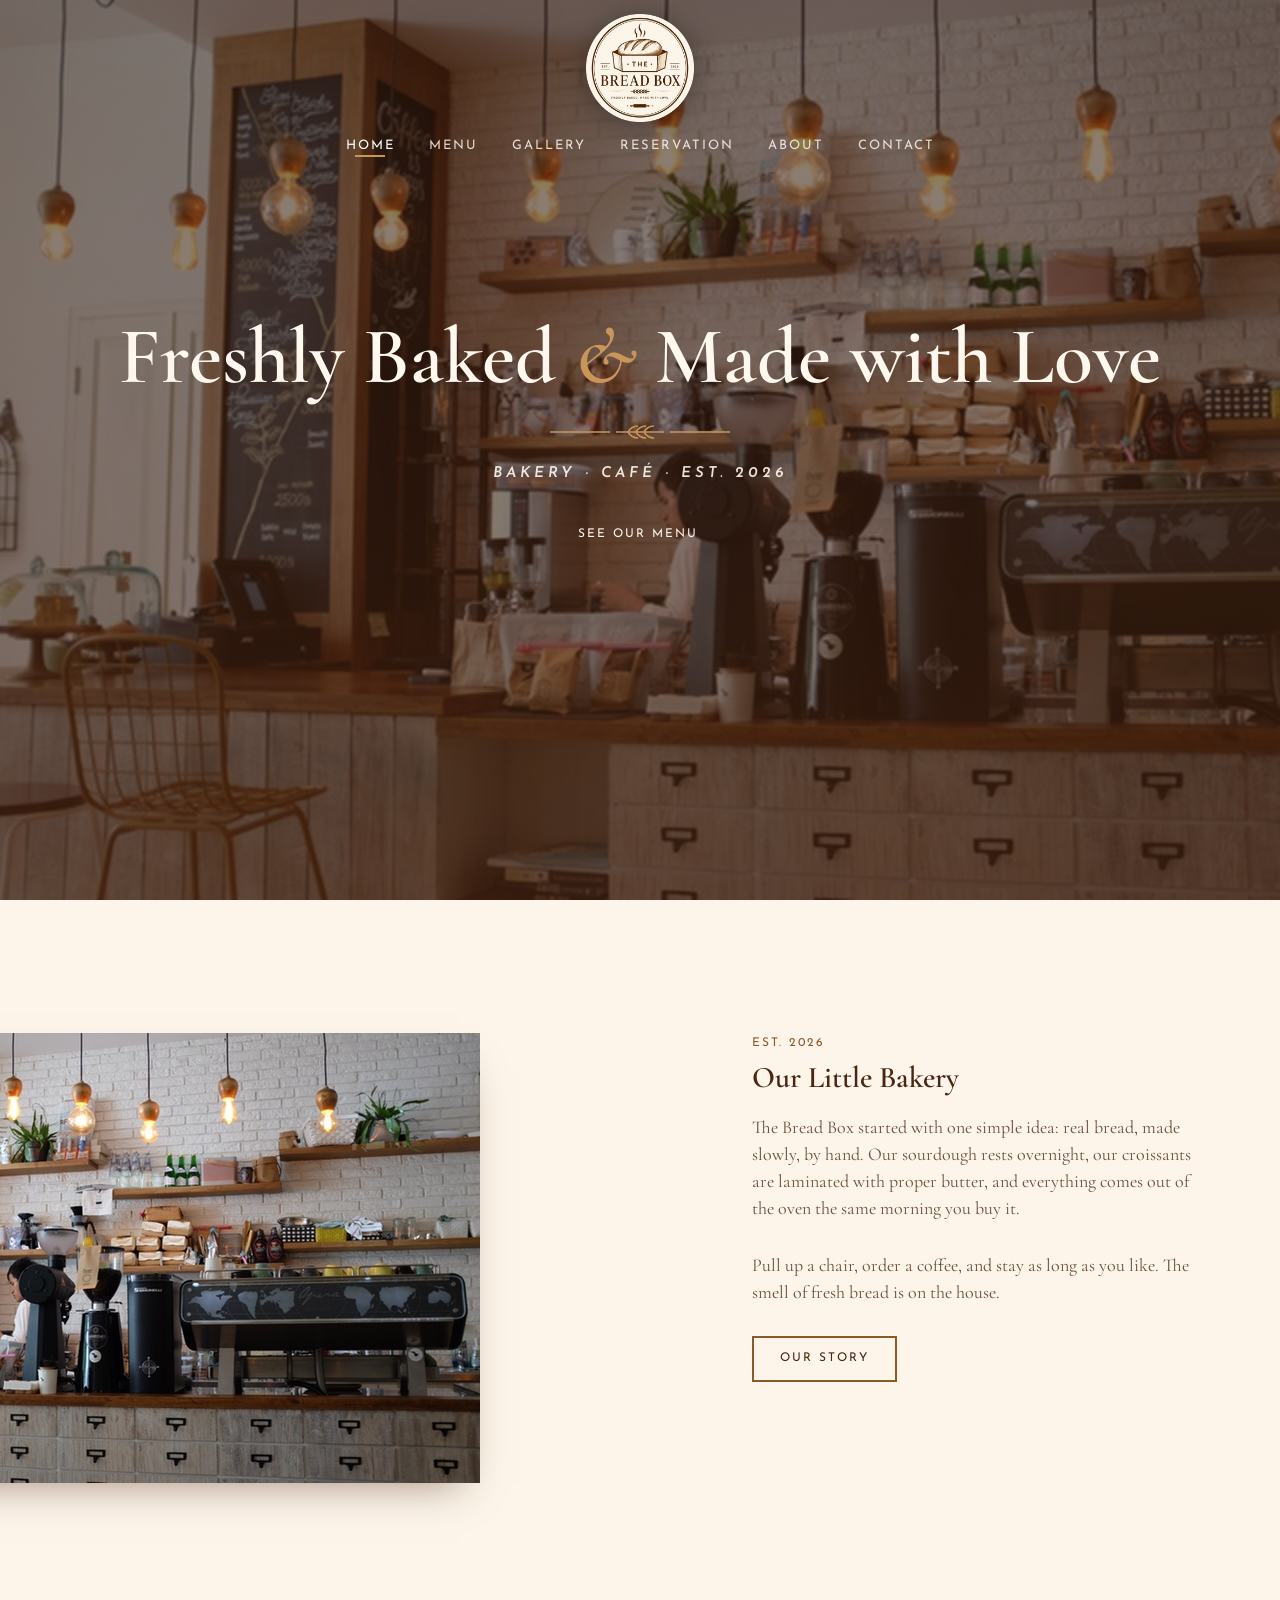
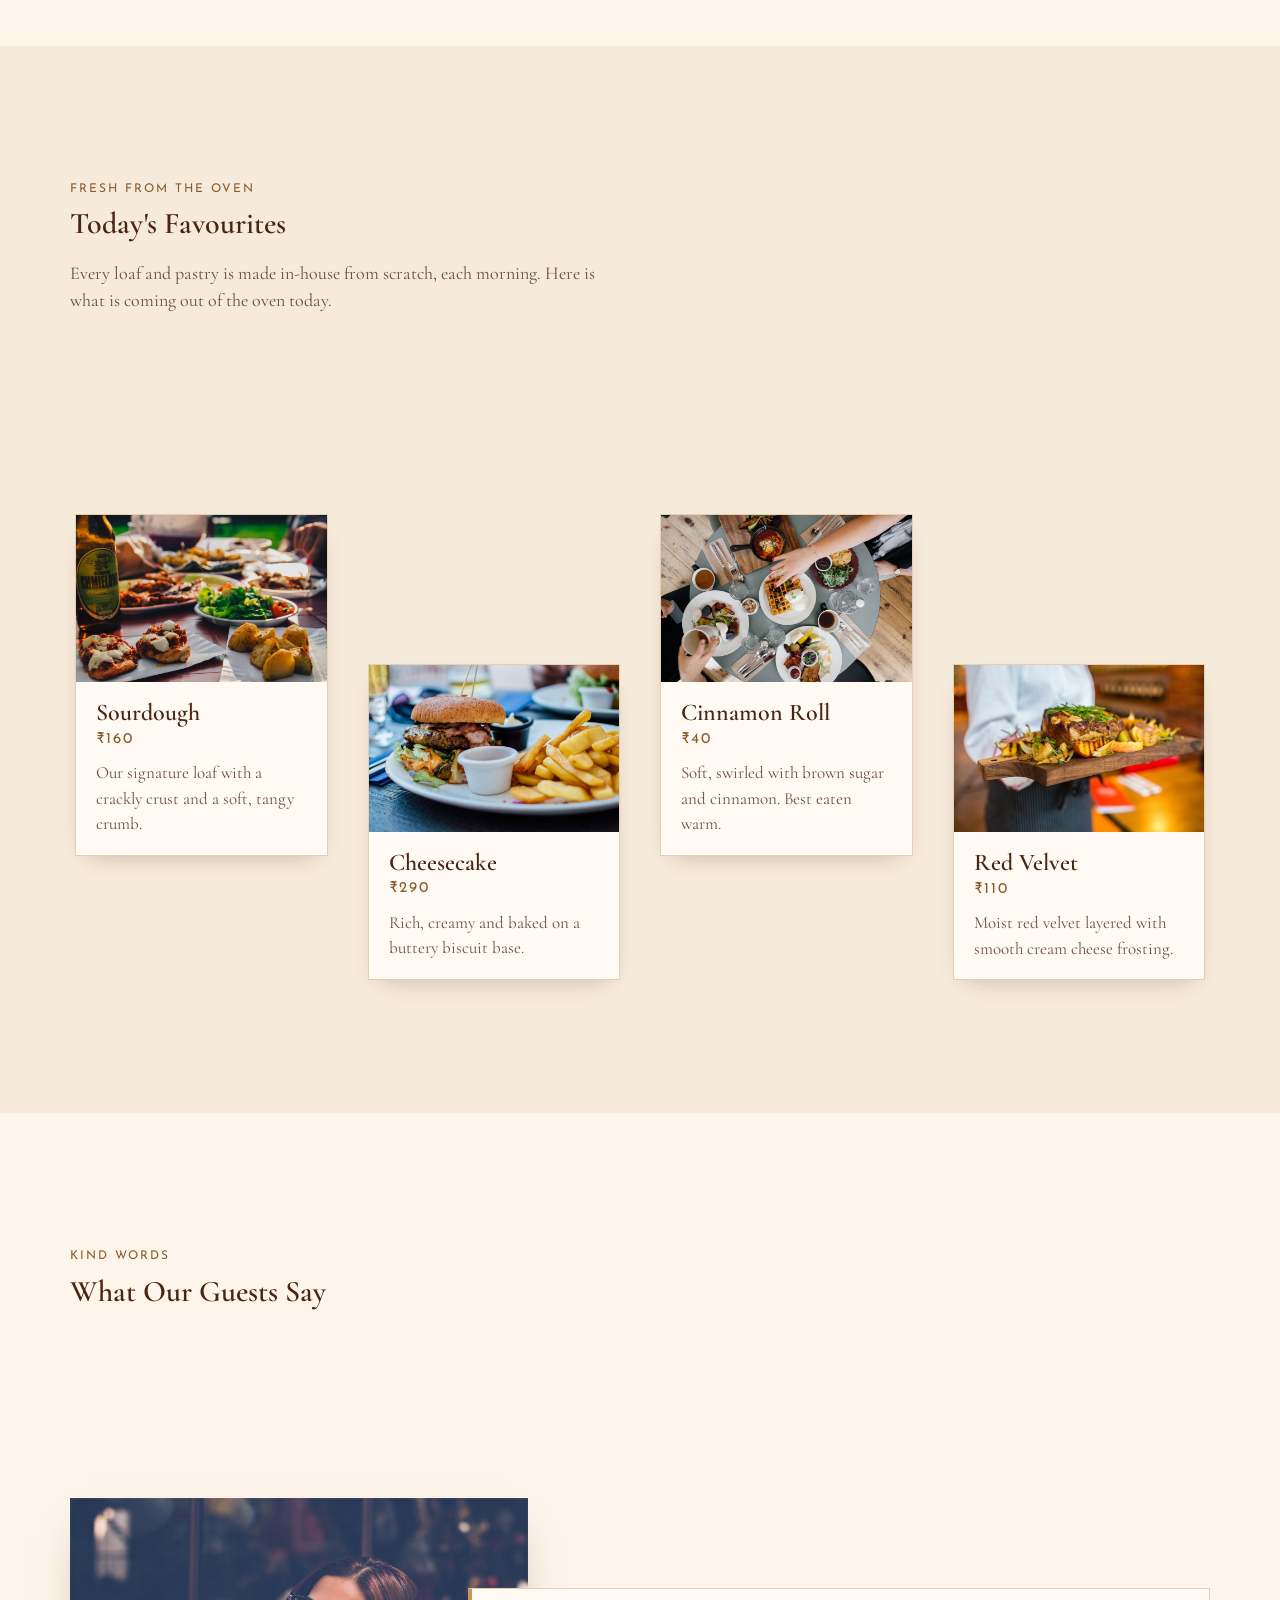
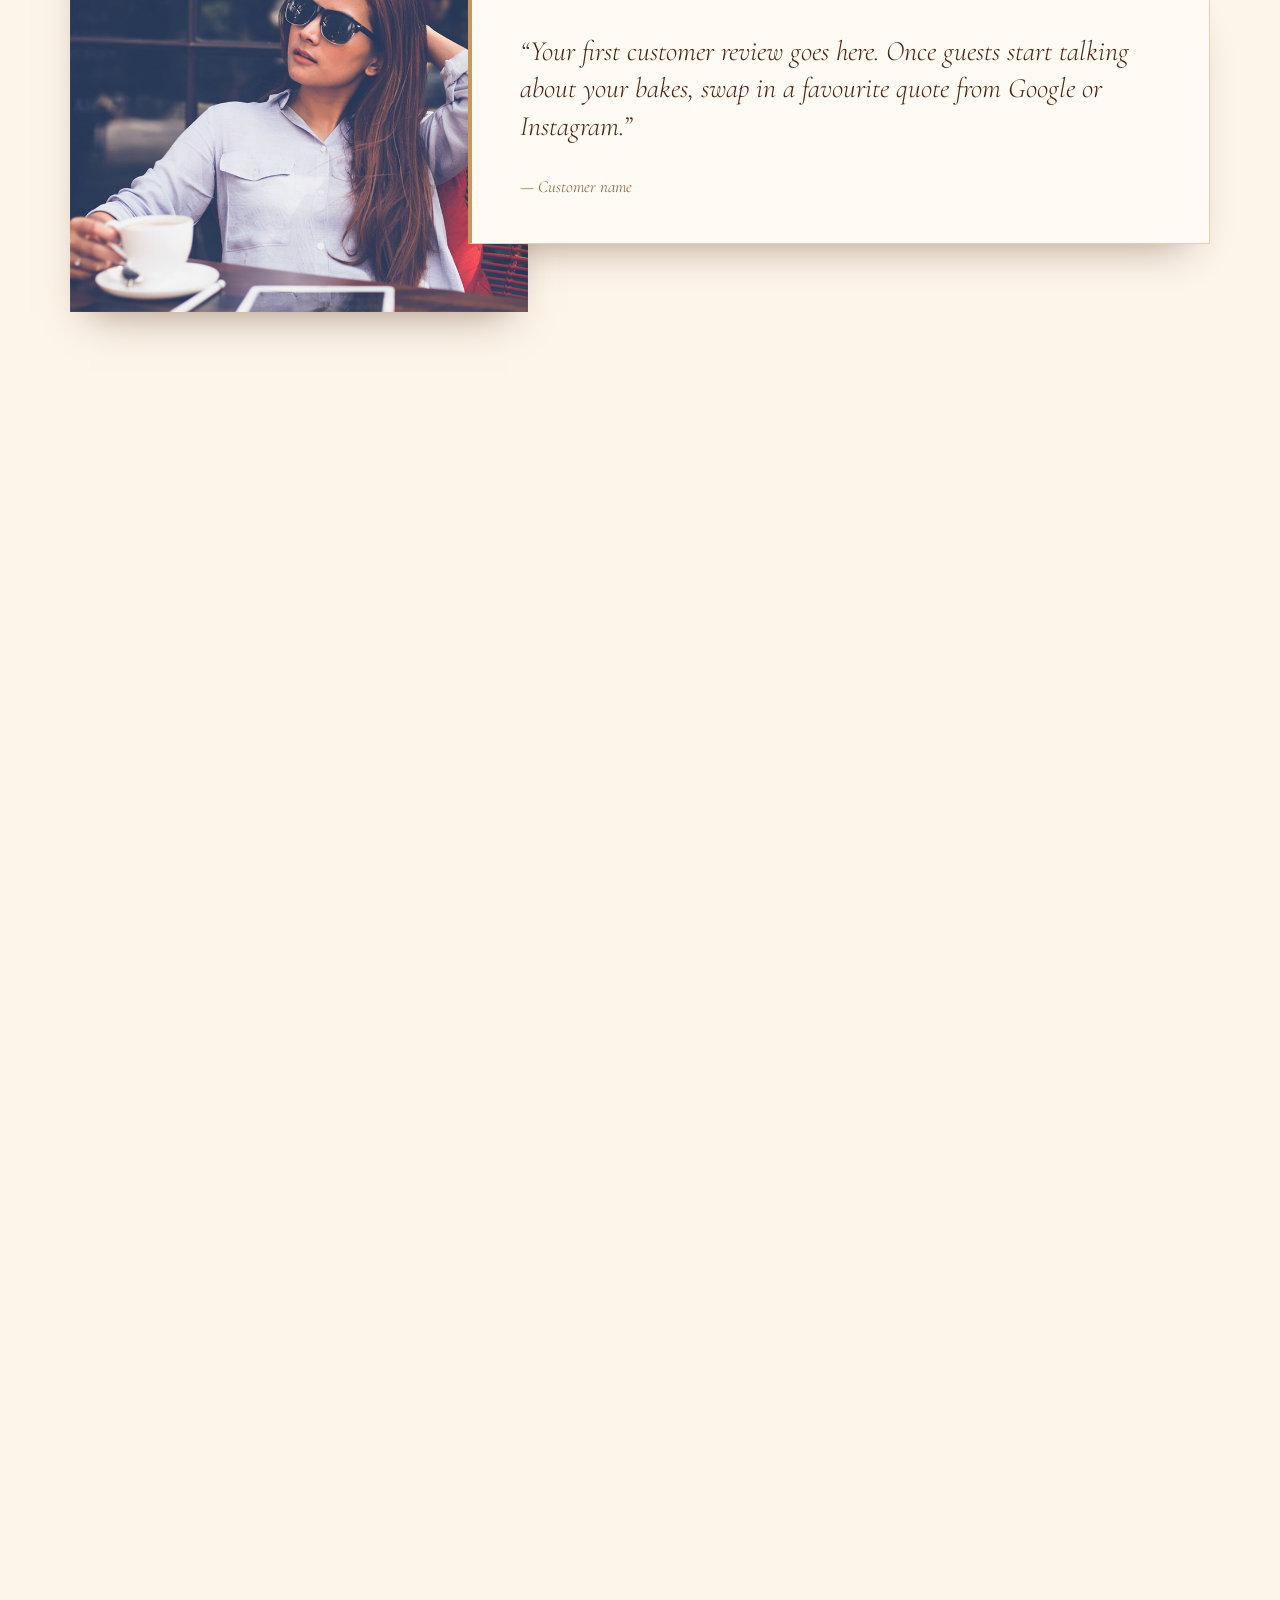
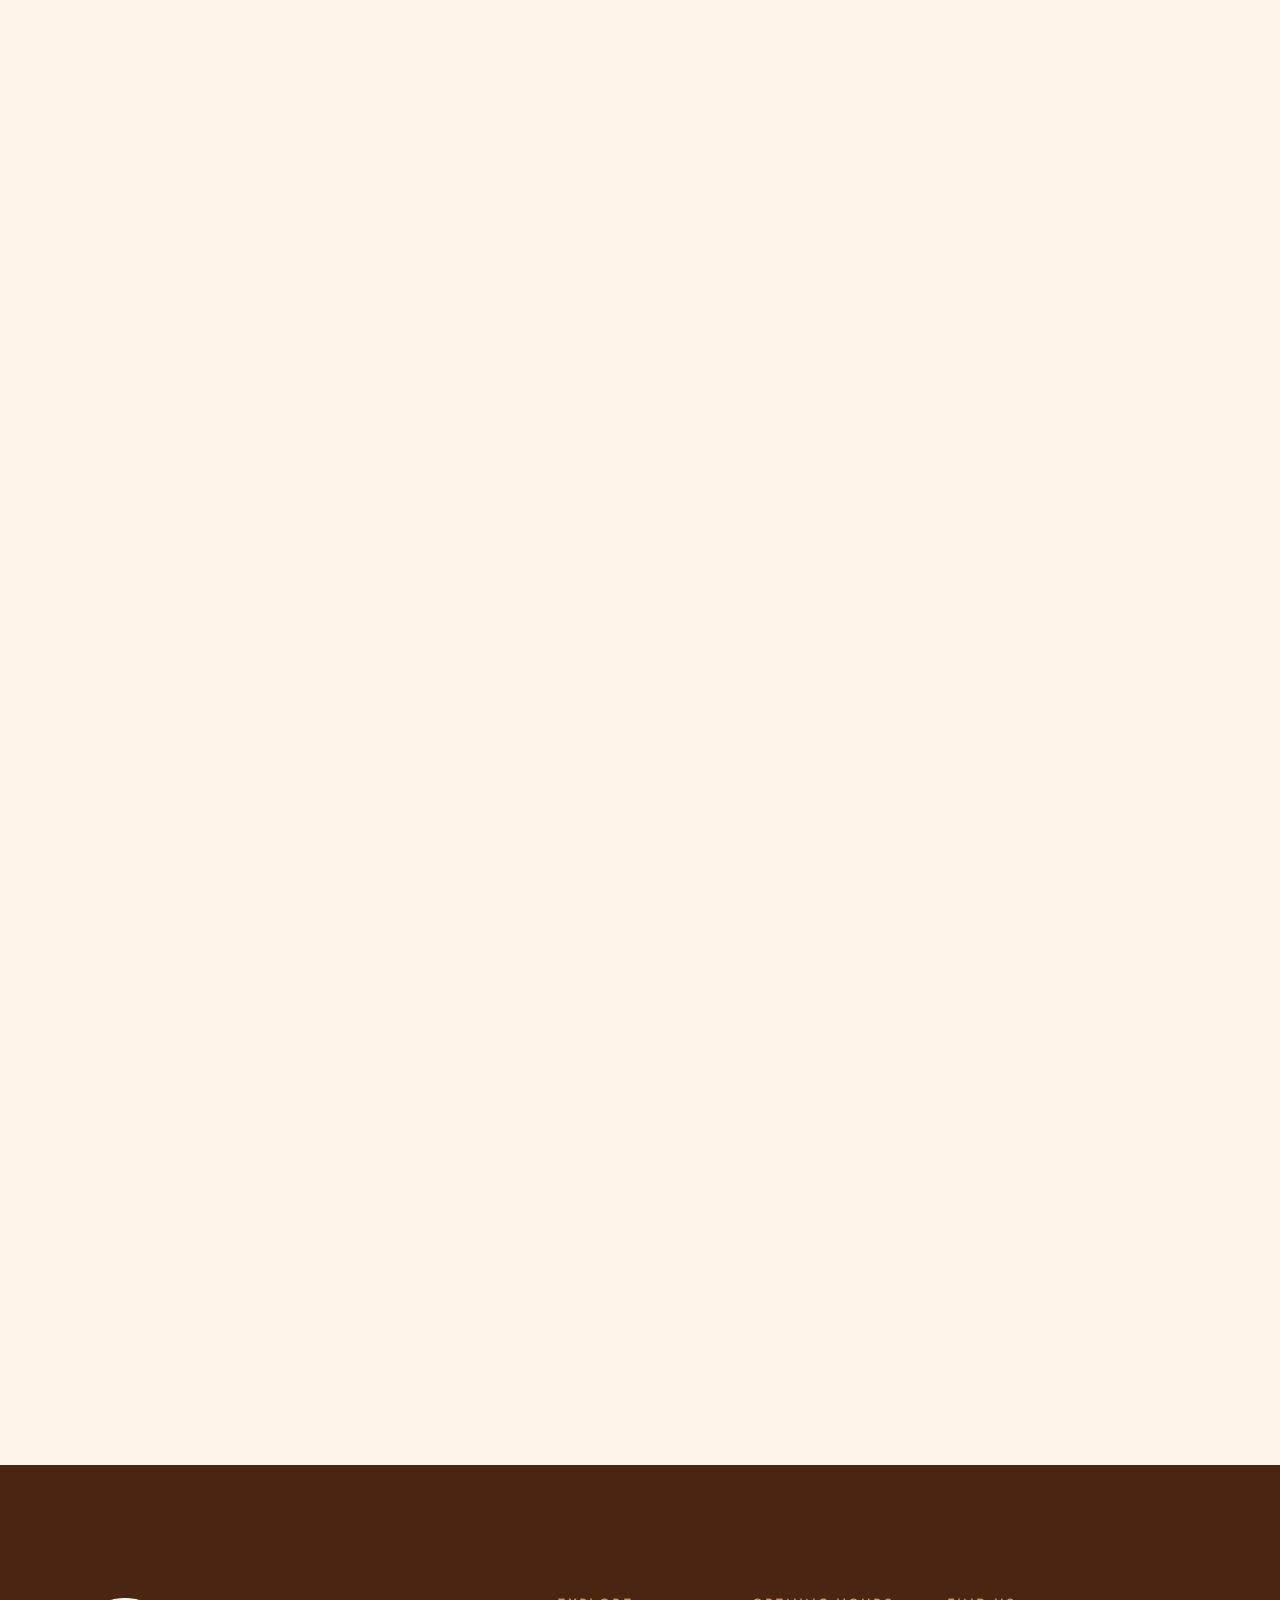
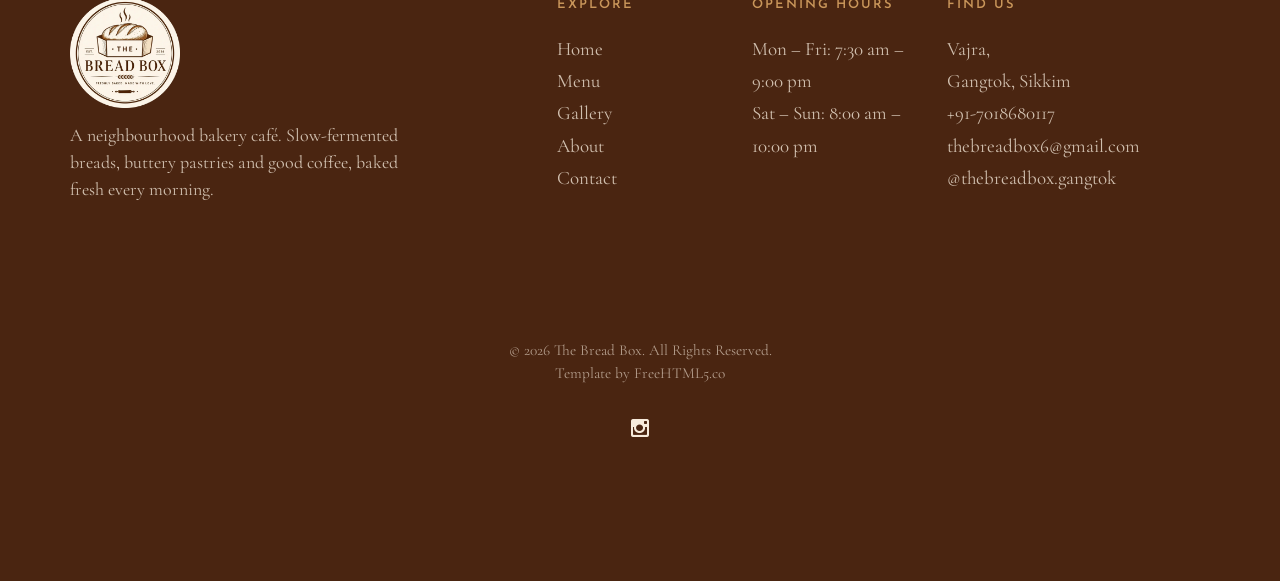
<file: index.html>
<!DOCTYPE HTML>
<html lang="en">
	<head>
	<meta charset="utf-8">
	<meta http-equiv="X-UA-Compatible" content="IE=edge">
	<title>The Bread Box — Freshly Baked. Made with Love.</title>
	<meta name="viewport" content="width=device-width, initial-scale=1">
	<meta name="description" content="The Bread Box — a neighbourhood bakery café. Freshly baked breads, pastries and coffee, made with love." />
	<meta name="keywords" content="bakery, cafe, sourdough, croissant, coffee, The Bread Box" />
	<!-- Link preview for WhatsApp, Facebook, X, LinkedIn etc. -->
	<meta property="og:type" content="website"/>
	<meta property="og:site_name" content="The Bread Box"/>
	<meta property="og:title" content="The Bread Box — Freshly Baked. Made with Love."/>
	<meta property="og:description" content="Freshly baked breads, pastries and coffee in Vajra, Gangtok. Made with love."/>
	<meta property="og:url" content="https://thebreadboxx.com/"/>
	<meta property="og:image" content="https://thebreadboxx.com/images/og-image.jpg"/>
	<meta property="og:image:secure_url" content="https://thebreadboxx.com/images/og-image.jpg"/>
	<meta property="og:image:type" content="image/jpeg"/>
	<meta property="og:image:width" content="1200"/>
	<meta property="og:image:height" content="630"/>
	<meta property="og:image:alt" content="The Bread Box logo: Freshly baked. Made with love."/>
	<meta property="og:locale" content="en_IN"/>
	<meta name="twitter:card" content="summary_large_image"/>
	<meta name="twitter:title" content="The Bread Box — Freshly Baked. Made with Love."/>
	<meta name="twitter:description" content="Freshly baked breads, pastries and coffee in Vajra, Gangtok."/>
	<meta name="twitter:image" content="https://thebreadboxx.com/images/og-image.jpg"/>
	<link rel="canonical" href="https://thebreadboxx.com/"/>
	<link rel="apple-touch-icon" href="images/apple-touch-icon.png">
	<link rel="icon" type="image/png" href="images/favicon.png">

	<link href="https://fonts.googleapis.com/css?family=Cormorant+Garamond:300,300i,400,400i,500,600,600i,700&display=swap" rel="stylesheet">
	<link href="https://fonts.googleapis.com/css?family=Josefin+Sans:400,600&display=swap" rel="stylesheet">

	<link rel="stylesheet" href="css/animate.css">
	<link rel="stylesheet" href="css/icomoon.css">
	<link rel="stylesheet" href="css/bootstrap.css">
	<link rel="stylesheet" href="css/flexslider.css">
	<link rel="stylesheet" href="css/style.css">
	<!-- The Bread Box colours & fonts -->
	<link rel="stylesheet" href="css/breadbox.css">

	<script src="js/modernizr-2.6.2.min.js"></script>
	<!--[if lt IE 9]>
	<script src="js/respond.min.js"></script>
	<![endif]-->
	</head>
	<body>

	<div class="fh5co-loader"></div>

	<div id="page">
	<nav class="fh5co-nav" role="navigation">
			<div class="container">
				<div class="row">
					<div class="col-xs-12 text-center logo-wrap">
						<div id="fh5co-logo"><a href="index.html"><img src="images/logo.png" alt="The Bread Box — Freshly baked. Made with love."></a></div>
					</div>
					<div class="col-xs-12 text-center menu-1 menu-wrap">
						<ul>
							<li class="active"><a href="index.html">Home</a></li>
							<li><a href="menu.html">Menu</a></li>
							<li class="has-dropdown">
								<a href="gallery.html">Gallery</a>
								<ul class="dropdown">
									<li><a href="gallery.html">Breads</a></li>
									<li><a href="gallery.html">Pastries</a></li>
									<li><a href="gallery.html">Coffee</a></li>
								</ul>
							</li>
							<li><a href="reservation.html">Reservation</a></li>
							<li><a href="about.html">About</a></li>
							<li><a href="contact.html">Contact</a></li>
						</ul>
					</div>
				</div>
			</div>
	</nav>

	<header id="fh5co-header" class="fh5co-cover js-fullheight" role="banner" style="background-image: url(images/hero_1.jpeg);" data-stellar-background-ratio="0.5">
		<div class="overlay"></div>
		<div class="container">
			<div class="row">
				<div class="col-md-12 text-center">
					<div class="display-t js-fullheight">
						<div class="display-tc js-fullheight animate-box" data-animate-effect="fadeIn">
							<h1>Freshly Baked <em>&amp;</em> Made with Love</h1>
							<span class="hero-rule"></span>
							<h2>Bakery &middot; Café &middot; Est. 2026</h2>
							<p><a href="menu.html" class="btn btn-primary btn-outline">See Our Menu</a></p>
						</div>
					</div>
				</div>
			</div>
		</div>
	</header>

	<div id="fh5co-about" class="fh5co-section">
		<div class="container">
			<div class="row">
				<div class="col-md-6 col-md-pull-4 img-wrap animate-box" data-animate-effect="fadeInLeft">
					<img src="images/hero_1.jpeg" alt="Inside The Bread Box café">
				</div>
				<div class="col-md-5 col-md-push-1 animate-box">
					<div class="section-heading">
						<span class="eyebrow">Est. 2026</span>
						<h2>Our Little Bakery</h2>
						<p>The Bread Box started with one simple idea: real bread, made slowly, by hand. Our sourdough rests overnight, our croissants are laminated with proper butter, and everything comes out of the oven the same morning you buy it.</p>
						<p>Pull up a chair, order a coffee, and stay as long as you like. The smell of fresh bread is on the house.</p>
						<p><a href="about.html" class="btn btn-primary btn-outline">Our Story</a></p>
					</div>
				</div>
			</div>
		</div>
	</div>

	<div id="fh5co-featured-menu" class="fh5co-section">
		<div class="container">
			<div class="row">
				<div class="col-md-12 fh5co-heading animate-box">
					<span class="eyebrow">Fresh from the oven</span>
					<h2>Today's Favourites</h2>
					<div class="row">
						<div class="col-md-6">
							<p>Every loaf and pastry is made in-house from scratch, each morning. Here is what is coming out of the oven today.</p>
						</div>
					</div>
				</div>
				<div class="col-md-3 col-sm-6 col-xs-6 col-xxs-12 fh5co-item-wrap animate-box">
					<div class="fh5co-item">
						<img src="images/gallery_9.jpeg" class="img-responsive" alt="Sourdough">
						<h3>Sourdough</h3>
						<span class="fh5co-price">&#8377;160</span>
						<p>Our signature loaf with a crackly crust and a soft, tangy crumb.</p>
					</div>
				</div>
				<div class="col-md-3 col-sm-6 col-xs-6 col-xxs-12 fh5co-item-wrap animate-box">
					<div class="fh5co-item margin_top">
						<img src="images/gallery_3.jpeg" class="img-responsive" alt="Cheesecake">
						<h3>Cheesecake</h3>
						<span class="fh5co-price">&#8377;290</span>
						<p>Rich, creamy and baked on a buttery biscuit base.</p>
					</div>
				</div>
				<div class="clearfix visible-sm-block visible-xs-block"></div>
				<div class="col-md-3 col-sm-6 col-xs-6 col-xxs-12 fh5co-item-wrap animate-box">
					<div class="fh5co-item">
						<img src="images/gallery_4.jpeg" class="img-responsive" alt="Cinnamon Roll">
						<h3>Cinnamon Roll</h3>
						<span class="fh5co-price">&#8377;40</span>
						<p>Soft, swirled with brown sugar and cinnamon. Best eaten warm.</p>
					</div>
				</div>
				<div class="col-md-3 col-sm-6 col-xs-6 col-xxs-12 fh5co-item-wrap animate-box">
					<div class="fh5co-item margin_top">
						<img src="images/gallery_2.jpeg" class="img-responsive" alt="Red Velvet">
						<h3>Red Velvet</h3>
						<span class="fh5co-price">&#8377;110</span>
						<p>Moist red velvet layered with smooth cream cheese frosting.</p>
					</div>
				</div>
			</div>
		</div>
	</div>

	<div id="fh5co-featured-testimony" class="fh5co-section">
		<div class="container">
			<div class="row">
				<div class="col-md-12 fh5co-heading animate-box">
					<span class="eyebrow">Kind words</span>
					<h2>What Our Guests Say</h2>
				</div>
				<div class="col-md-5 animate-box img-to-responsive" data-animate-effect="fadeInLeft">
					<img src="images/person_1.jpg" alt="A guest enjoying coffee">
				</div>
				<div class="col-md-7 animate-box" data-animate-effect="fadeInRight">
					<blockquote>
						<!-- Replace with a real review from one of your customers -->
						<p>&ldquo;Your first customer review goes here. Once guests start talking about your bakes, swap in a favourite quote from Google or Instagram.&rdquo;</p>
						<p class="author"><cite>&mdash; Customer name</cite></p>
					</blockquote>
				</div>
			</div>
		</div>
	</div>

	<div id="fh5co-slider" class="fh5co-section animate-box">
		<div class="container">
			<div class="row">
				<div class="col-md-6 animate-box">
					<div class="fh5co-heading">
						<span class="eyebrow">All day</span>
						<h2>Breakfast, Brunch <em>&amp;</em> Bakes</h2>
						<p>From an early espresso and a warm croissant to a long weekend brunch with friends, our kitchen runs from opening to close.</p>
					</div>
				</div>
				<div class="col-md-6 col-md-push-1 animate-box">
					<aside id="fh5co-slider-wrwap">
					<div class="flexslider">
						<ul class="slides">
					   	<li style="background-image: url(images/gallery_4.jpeg);">
					   		<div class="overlay-gradient"></div>
					   		<div class="container-fluid">
					   			<div class="row">
						   			<div class="col-md-12 col-md-offset-0 col-md-pull-10 slider-text slider-text-bg">
						   				<div class="slider-text-inner">
						   					<div class="desc">
												<h2>Weekend <em>Brunch</em></h2>
												<p>Eggs your way on toasted sourdough, waffles, fresh juice and bottomless chai, every Saturday and Sunday.</p>
												<p><a href="menu.html" class="btn btn-primary btn-outline">See the Menu</a></p>
						   					</div>
						   				</div>
						   			</div>
						   		</div>
					   		</div>
					   	</li>
					   	<li style="background-image: url(images/gallery_8.jpeg);">
					   		<div class="overlay-gradient"></div>
					   		<div class="container-fluid">
					   			<div class="row">
						   			<div class="col-md-12 col-md-offset-0 col-md-pull-10 slider-text slider-text-bg">
						   				<div class="slider-text-inner">
						   					<div class="desc">
												<h2>Sharing <em>Platters</em></h2>
												<p>Fresh focaccia, dips and small plates made for the whole table.</p>
												<p><a href="menu.html" class="btn btn-primary btn-outline">See the Menu</a></p>
						   					</div>
						   				</div>
						   			</div>
						   		</div>
					   		</div>
					   	</li>
					   	<li style="background-image: url(images/gallery_9.jpeg);">
					   		<div class="overlay-gradient"></div>
					   		<div class="container-fluid">
					   			<div class="row">
						   			<div class="col-md-12 col-md-offset-0 col-md-pull-10 slider-text slider-text-bg">
						   				<div class="slider-text-inner">
						   					<div class="desc">
												<h2>Bread <em>&amp;</em> Butter</h2>
												<p>Take home a loaf baked this morning, sliced to order and still warm.</p>
												<p><a href="menu.html" class="btn btn-primary btn-outline">See the Menu</a></p>
						   					</div>
						   				</div>
						   			</div>
						   		</div>
					   		</div>
					   	</li>
					  	</ul>
				  	</div>
				</aside>
				</div>
			</div>
		</div>
	</div>

	<div id="fh5co-blog" class="fh5co-section">
		<div class="container">
			<div class="row animate-box">
				<div class="col-md-8 col-md-offset-2 text-center fh5co-heading animate-box">
					<span class="eyebrow">Happening at the Box</span>
					<h2>Bakes &amp; Events</h2>
					<p>Learn to bake with us, order a cake for your celebration, or book the café for a private morning.</p>
				</div>
			</div>
			<div class="row">
				<div class="col-md-4">
					<div class="fh5co-blog animate-box">
						<a href="contact.html" class="blog-bg" style="background-image: url(images/gallery_1.jpeg);"></a>
						<div class="blog-text">
							<span class="posted_on">Every Saturday</span>
							<h3><a href="contact.html">Sourdough Workshop</a></h3>
							<p>Two hours, one starter, and your own loaf to take home. Small groups, all ingredients included.</p>
							<ul class="stuff">
								<li><a href="contact.html">Ask Us<i class="icon-arrow-right22"></i></a></li>
							</ul>
						</div>
					</div>
				</div>
				<div class="col-md-4">
					<div class="fh5co-blog animate-box">
						<a href="contact.html" class="blog-bg" style="background-image: url(images/gallery_5.jpeg);"></a>
						<div class="blog-text">
							<span class="posted_on">Order 48 hrs ahead</span>
							<h3><a href="contact.html">Celebration Cakes</a></h3>
							<p>Birthdays, anniversaries or just because. Tell us the flavour and we will bake it to order.</p>
							<ul class="stuff">
								<li><a href="contact.html">Ask Us<i class="icon-arrow-right22"></i></a></li>
							</ul>
						</div>
					</div>
				</div>
				<div class="col-md-4">
					<div class="fh5co-blog animate-box">
						<a href="contact.html" class="blog-bg" style="background-image: url(images/gallery_8.jpeg);"></a>
						<div class="blog-text">
							<span class="posted_on">By request</span>
							<h3><a href="contact.html">Private Bookings</a></h3>
							<p>Host a brunch, a team breakfast or a small party in the café. Send us a query for availability.</p>
							<ul class="stuff">
								<li><a href="contact.html">Ask Us<i class="icon-arrow-right22"></i></a></li>
							</ul>
						</div>
					</div>
				</div>
			</div>
		</div>
	</div>

	<div id="fh5co-started" class="fh5co-section animate-box" style="background-image: url(images/hero_1.jpeg);" data-stellar-background-ratio="0.5">
		<div class="overlay"></div>
		<div class="container">
			<div class="row animate-box">
				<div class="col-md-8 col-md-offset-2 text-center fh5co-heading">
					<h2>Save Yourself a Seat</h2>
					<p>Weekends get busy. Reserve a table and we will have it ready, with something warm on the way.</p>
					<p><a href="reservation.html" class="btn btn-primary btn-outline">Book a Table</a></p>
				</div>
			</div>
		</div>
	</div>

	<footer id="fh5co-footer" role="contentinfo" class="fh5co-section">
		<div class="container">
			<div class="row row-pb-md">
				<div class="col-md-4 fh5co-widget">
					<img class="footer-logo" src="images/logo.png" alt="The Bread Box">
					<p>A neighbourhood bakery café. Slow-fermented breads, buttery pastries and good coffee, baked fresh every morning.</p>
				</div>
				<div class="col-md-2 col-md-push-1 fh5co-widget">
					<h4>Explore</h4>
					<ul class="fh5co-footer-links">
						<li><a href="index.html">Home</a></li>
						<li><a href="menu.html">Menu</a></li>
						<li><a href="gallery.html">Gallery</a></li>
						<li><a href="about.html">About</a></li>
						<li><a href="contact.html">Contact</a></li>
					</ul>
				</div>

				<div class="col-md-2 col-md-push-1 fh5co-widget">
					<h4>Opening Hours</h4>
					<ul class="fh5co-footer-links">
						<li>Mon – Fri: 7:30 am – 9:00 pm</li><li>Sat – Sun: 8:00 am – 10:00 pm</li>
					</ul>
				</div>

				<div class="col-md-4 col-md-push-1 fh5co-widget">
					<h4>Find Us</h4>
					<ul class="fh5co-footer-links">
						<li>Vajra,<br> Gangtok, Sikkim</li>
						<li><a href="tel:+917018680117">+91-7018680117</a></li>
						<li><a href="mailto:thebreadbox6@gmail.com">thebreadbox6@gmail.com</a></li>
						<li><a href="https://www.instagram.com/thebreadbox.gangtok/" target="_blank" rel="noopener">@thebreadbox.gangtok</a></li>
					</ul>
				</div>
			</div>

			<div class="row copyright">
				<div class="col-md-12 text-center">
					<p>
						<small class="block">&copy; <span class="js-year">2026</span> The Bread Box. All Rights Reserved.</small>
						<small class="block">Template by <a href="https://freehtml5.co/" target="_blank" rel="noopener">FreeHTML5.co</a></small>
					</p>
					<ul class="fh5co-social-icons">
						<li><a href="https://www.instagram.com/thebreadbox.gangtok/" target="_blank" rel="noopener" aria-label="The Bread Box on Instagram"><i class="icon-instagram"></i></a></li>
					</ul>
				</div>
			</div>
		</div>
	</footer>
	</div>

	<div class="gototop js-top">
		<a href="#" class="js-gotop"><i class="icon-arrow-up22"></i></a>
	</div>

	<script src="js/jquery.min.js"></script>
	<script src="js/jquery.easing.1.3.js"></script>
	<script src="js/bootstrap.min.js"></script>
	<script src="js/jquery.waypoints.min.js"></script>
	<script src="js/jquery.stellar.min.js"></script>
	<script src="js/jquery.flexslider-min.js"></script>
	<script src="js/main.js"></script>
	<script>document.querySelectorAll('.js-year').forEach(function(e){e.textContent=new Date().getFullYear();});</script>
	</body>
</html>
</file>
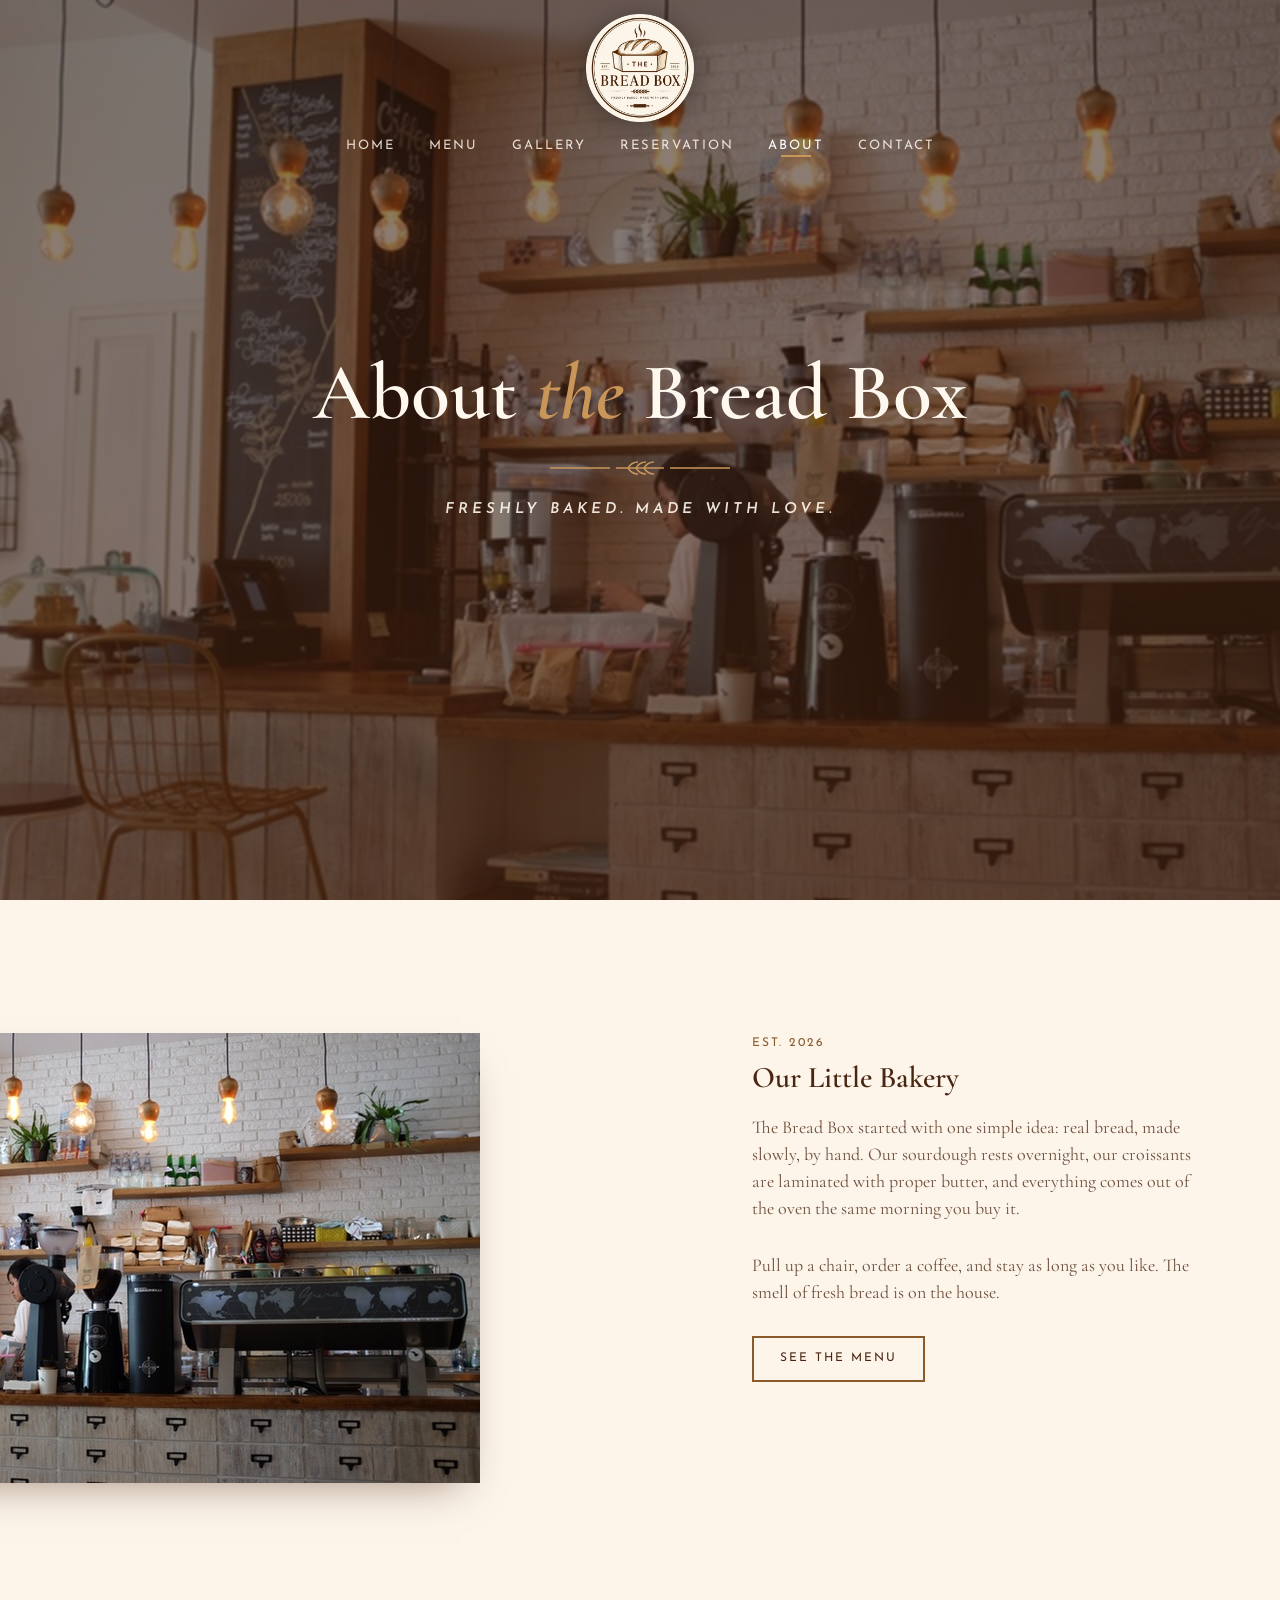
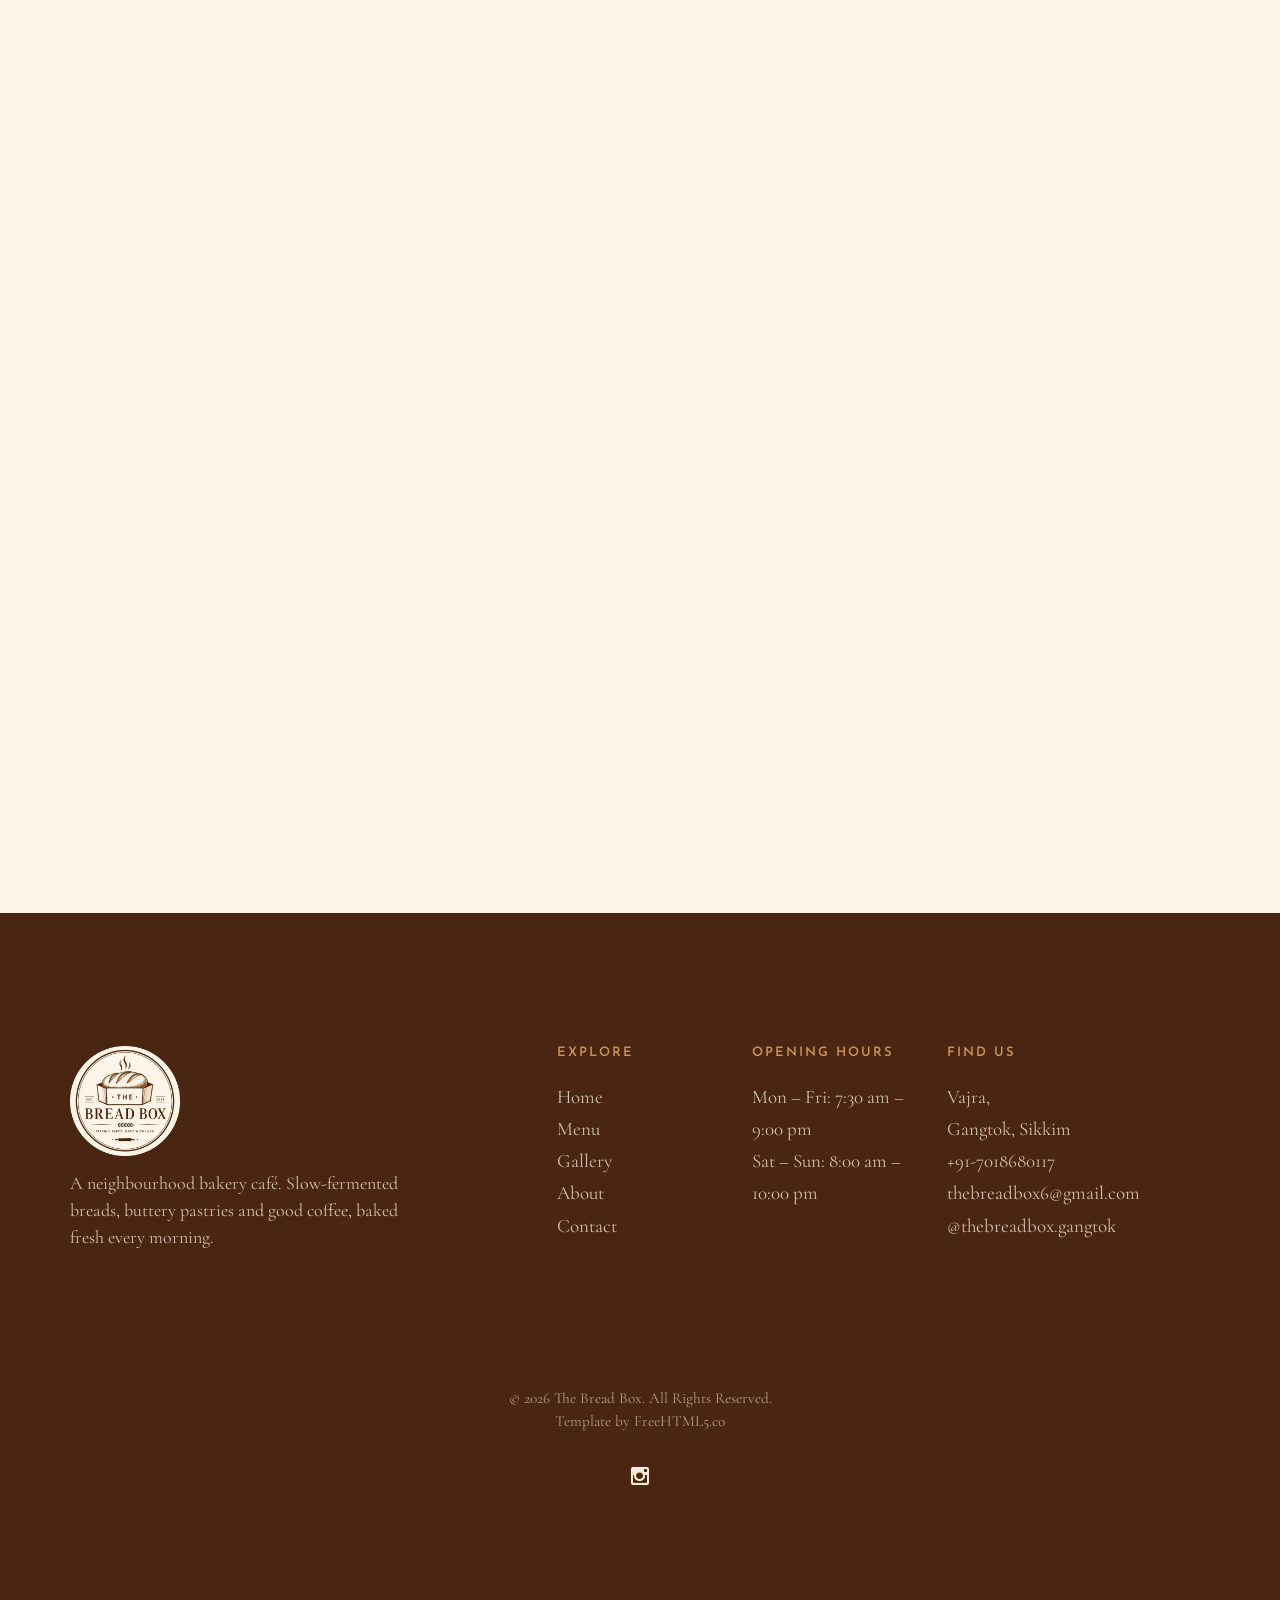
<file: about.html>
<!DOCTYPE HTML>
<html lang="en">
	<head>
	<meta charset="utf-8">
	<meta http-equiv="X-UA-Compatible" content="IE=edge">
	<title>About — The Bread Box</title>
	<meta name="viewport" content="width=device-width, initial-scale=1">
	<meta name="description" content="The Bread Box — a neighbourhood bakery café. Freshly baked breads, pastries and coffee, made with love." />
	<meta name="keywords" content="bakery, cafe, sourdough, croissant, coffee, The Bread Box" />
	<!-- Link preview for WhatsApp, Facebook, X, LinkedIn etc. -->
	<meta property="og:type" content="website"/>
	<meta property="og:site_name" content="The Bread Box"/>
	<meta property="og:title" content="About — The Bread Box"/>
	<meta property="og:description" content="Freshly baked breads, pastries and coffee in Vajra, Gangtok. Made with love."/>
	<meta property="og:url" content="https://thebreadboxx.com/about.html"/>
	<meta property="og:image" content="https://thebreadboxx.com/images/og-image.jpg"/>
	<meta property="og:image:secure_url" content="https://thebreadboxx.com/images/og-image.jpg"/>
	<meta property="og:image:type" content="image/jpeg"/>
	<meta property="og:image:width" content="1200"/>
	<meta property="og:image:height" content="630"/>
	<meta property="og:image:alt" content="The Bread Box logo: Freshly baked. Made with love."/>
	<meta property="og:locale" content="en_IN"/>
	<meta name="twitter:card" content="summary_large_image"/>
	<meta name="twitter:title" content="About — The Bread Box"/>
	<meta name="twitter:description" content="Freshly baked breads, pastries and coffee in Vajra, Gangtok."/>
	<meta name="twitter:image" content="https://thebreadboxx.com/images/og-image.jpg"/>
	<link rel="canonical" href="https://thebreadboxx.com/about.html"/>
	<link rel="apple-touch-icon" href="images/apple-touch-icon.png">
	<link rel="icon" type="image/png" href="images/favicon.png">

	<link href="https://fonts.googleapis.com/css?family=Cormorant+Garamond:300,300i,400,400i,500,600,600i,700&display=swap" rel="stylesheet">
	<link href="https://fonts.googleapis.com/css?family=Josefin+Sans:400,600&display=swap" rel="stylesheet">

	<link rel="stylesheet" href="css/animate.css">
	<link rel="stylesheet" href="css/icomoon.css">
	<link rel="stylesheet" href="css/bootstrap.css">
	<link rel="stylesheet" href="css/flexslider.css">
	<link rel="stylesheet" href="css/style.css">
	<!-- The Bread Box colours & fonts -->
	<link rel="stylesheet" href="css/breadbox.css">

	<script src="js/modernizr-2.6.2.min.js"></script>
	<!--[if lt IE 9]>
	<script src="js/respond.min.js"></script>
	<![endif]-->
	</head>
	<body>

	<div class="fh5co-loader"></div>

	<div id="page">
	<nav class="fh5co-nav" role="navigation">
			<div class="container">
				<div class="row">
					<div class="col-xs-12 text-center logo-wrap">
						<div id="fh5co-logo"><a href="index.html"><img src="images/logo.png" alt="The Bread Box — Freshly baked. Made with love."></a></div>
					</div>
					<div class="col-xs-12 text-center menu-1 menu-wrap">
						<ul>
							<li><a href="index.html">Home</a></li>
							<li><a href="menu.html">Menu</a></li>
							<li class="has-dropdown">
								<a href="gallery.html">Gallery</a>
								<ul class="dropdown">
									<li><a href="gallery.html">Breads</a></li>
									<li><a href="gallery.html">Pastries</a></li>
									<li><a href="gallery.html">Coffee</a></li>
								</ul>
							</li>
							<li><a href="reservation.html">Reservation</a></li>
							<li class="active"><a href="about.html">About</a></li>
							<li><a href="contact.html">Contact</a></li>
						</ul>
					</div>
				</div>
			</div>
	</nav>

	<header id="fh5co-header" class="fh5co-cover js-fullheight" role="banner" style="background-image: url(images/hero_1.jpeg);" data-stellar-background-ratio="0.5">
		<div class="overlay"></div>
		<div class="container">
			<div class="row">
				<div class="col-md-12 text-center">
					<div class="display-t js-fullheight">
						<div class="display-tc js-fullheight animate-box" data-animate-effect="fadeIn">
							<h1>About <em>the</em> Bread Box</h1>
							<span class="hero-rule"></span>
							<h2>Freshly baked. Made with love.</h2>
						</div>
					</div>
				</div>
			</div>
		</div>
	</header>

	<div id="fh5co-about" class="fh5co-section">
		<div class="container">
			<div class="row">
				<div class="col-md-6 col-md-pull-4 img-wrap animate-box" data-animate-effect="fadeInLeft">
					<img src="images/hero_1.jpeg" alt="Inside The Bread Box café">
				</div>
				<div class="col-md-5 col-md-push-1 animate-box">
					<div class="section-heading">
						<span class="eyebrow">Est. 2026</span>
						<h2>Our Little Bakery</h2>
						<p>The Bread Box started with one simple idea: real bread, made slowly, by hand. Our sourdough rests overnight, our croissants are laminated with proper butter, and everything comes out of the oven the same morning you buy it.</p>
						<p>Pull up a chair, order a coffee, and stay as long as you like. The smell of fresh bread is on the house.</p>
						<p><a href="menu.html" class="btn btn-primary btn-outline">See the Menu</a></p>
					</div>
				</div>
			</div>
		</div>
	</div>

	<div id="fh5co-timeline">
		<div class="container">
			<div class="row">
				<div class="col-md-12 col-md-offset-0">
				<ul class="timeline animate-box">
					<li class="timeline-heading text-center animate-box">
						<div><h3>Our Story</h3></div>
					</li>
					<li class="timeline-unverted animate-box">
						<div class="timeline-badge"><i class="icon-heart2"></i></div>
						<div class="timeline-panel">
							<div class="timeline-heading">
								<h3 class="timeline-title">A Kitchen Experiment</h3>
							</div>
							<div class="timeline-body">
								<p>It started at home: one jar of sourdough starter, a lot of flour on the floor, and friends who kept asking for another loaf.</p>
							</div>
						</div>
					</li>
					<li class="timeline-inverted animate-box">
						<div class="timeline-badge"><i class="icon-heart2"></i></div>
						<div class="timeline-panel">
							<div class="timeline-heading">
								<h3 class="timeline-title">The First Oven</h3>
							</div>
							<div class="timeline-body">
								<p>Weekend orders turned into a waiting list, and the waiting list turned into a plan for a real bakery.</p>
							</div>
						</div>
					</li>
					<li class="timeline-unverted animate-box">
						<div class="timeline-badge"><i class="icon-heart2"></i></div>
						<div class="timeline-panel">
							<div class="timeline-heading">
								<h3 class="timeline-title">Opening Day, 2026</h3>
							</div>
							<div class="timeline-body">
								<p>The Bread Box opened its doors with fresh bread, good coffee, and a promise to bake everything in-house, every day.</p>
							</div>
						</div>
					</li>
					<li class="timeline-inverted animate-box">
						<div class="timeline-badge"><i class="icon-heart2"></i></div>
						<div class="timeline-panel">
							<div class="timeline-heading">
								<h3 class="timeline-title">What's Next</h3>
							</div>
							<div class="timeline-body">
								<p>Baking workshops, celebration cakes and a growing family of regulars. Come and be part of it.</p>
							</div>
						</div>
					</li>
		    	</ul>
				</div>
			</div>
		</div>
	</div>

	<div id="fh5co-featured-testimony" class="fh5co-section">
		<div class="container">
			<div class="row">
				<div class="col-md-12 fh5co-heading animate-box">
					<span class="eyebrow">Kind words</span>
					<h2>What Our Guests Say</h2>
				</div>
				<div class="col-md-5 animate-box img-to-responsive" data-animate-effect="fadeInLeft">
					<img src="images/person_1.jpg" alt="A guest enjoying coffee">
				</div>
				<div class="col-md-7 animate-box" data-animate-effect="fadeInRight">
					<blockquote>
						<!-- Replace with a real review from one of your customers -->
						<p>&ldquo;Your first customer review goes here. Once guests start talking about your bakes, swap in a favourite quote from Google or Instagram.&rdquo;</p>
						<p class="author"><cite>&mdash; Customer name</cite></p>
					</blockquote>
				</div>
			</div>
		</div>
	</div>

	<div id="fh5co-started" class="fh5co-section animate-box" style="background-image: url(images/hero_1.jpeg);" data-stellar-background-ratio="0.5">
		<div class="overlay"></div>
		<div class="container">
			<div class="row animate-box">
				<div class="col-md-8 col-md-offset-2 text-center fh5co-heading">
					<h2>Save Yourself a Seat</h2>
					<p>Weekends get busy. Reserve a table and we will have it ready, with something warm on the way.</p>
					<p><a href="reservation.html" class="btn btn-primary btn-outline">Book a Table</a></p>
				</div>
			</div>
		</div>
	</div>

	<footer id="fh5co-footer" role="contentinfo" class="fh5co-section">
		<div class="container">
			<div class="row row-pb-md">
				<div class="col-md-4 fh5co-widget">
					<img class="footer-logo" src="images/logo.png" alt="The Bread Box">
					<p>A neighbourhood bakery café. Slow-fermented breads, buttery pastries and good coffee, baked fresh every morning.</p>
				</div>
				<div class="col-md-2 col-md-push-1 fh5co-widget">
					<h4>Explore</h4>
					<ul class="fh5co-footer-links">
						<li><a href="index.html">Home</a></li>
						<li><a href="menu.html">Menu</a></li>
						<li><a href="gallery.html">Gallery</a></li>
						<li><a href="about.html">About</a></li>
						<li><a href="contact.html">Contact</a></li>
					</ul>
				</div>

				<div class="col-md-2 col-md-push-1 fh5co-widget">
					<h4>Opening Hours</h4>
					<ul class="fh5co-footer-links">
						<li>Mon – Fri: 7:30 am – 9:00 pm</li><li>Sat – Sun: 8:00 am – 10:00 pm</li>
					</ul>
				</div>

				<div class="col-md-4 col-md-push-1 fh5co-widget">
					<h4>Find Us</h4>
					<ul class="fh5co-footer-links">
						<li>Vajra,<br> Gangtok, Sikkim</li>
						<li><a href="tel:+917018680117">+91-7018680117</a></li>
						<li><a href="mailto:thebreadbox6@gmail.com">thebreadbox6@gmail.com</a></li>
						<li><a href="https://www.instagram.com/thebreadbox.gangtok/" target="_blank" rel="noopener">@thebreadbox.gangtok</a></li>
					</ul>
				</div>
			</div>

			<div class="row copyright">
				<div class="col-md-12 text-center">
					<p>
						<small class="block">&copy; <span class="js-year">2026</span> The Bread Box. All Rights Reserved.</small>
						<small class="block">Template by <a href="https://freehtml5.co/" target="_blank" rel="noopener">FreeHTML5.co</a></small>
					</p>
					<ul class="fh5co-social-icons">
						<li><a href="https://www.instagram.com/thebreadbox.gangtok/" target="_blank" rel="noopener" aria-label="The Bread Box on Instagram"><i class="icon-instagram"></i></a></li>
					</ul>
				</div>
			</div>
		</div>
	</footer>
	</div>

	<div class="gototop js-top">
		<a href="#" class="js-gotop"><i class="icon-arrow-up22"></i></a>
	</div>

	<script src="js/jquery.min.js"></script>
	<script src="js/jquery.easing.1.3.js"></script>
	<script src="js/bootstrap.min.js"></script>
	<script src="js/jquery.waypoints.min.js"></script>
	<script src="js/jquery.stellar.min.js"></script>
	<script src="js/jquery.flexslider-min.js"></script>
	<script src="js/main.js"></script>
	<script>document.querySelectorAll('.js-year').forEach(function(e){e.textContent=new Date().getFullYear();});</script>
	</body>
</html>
</file>
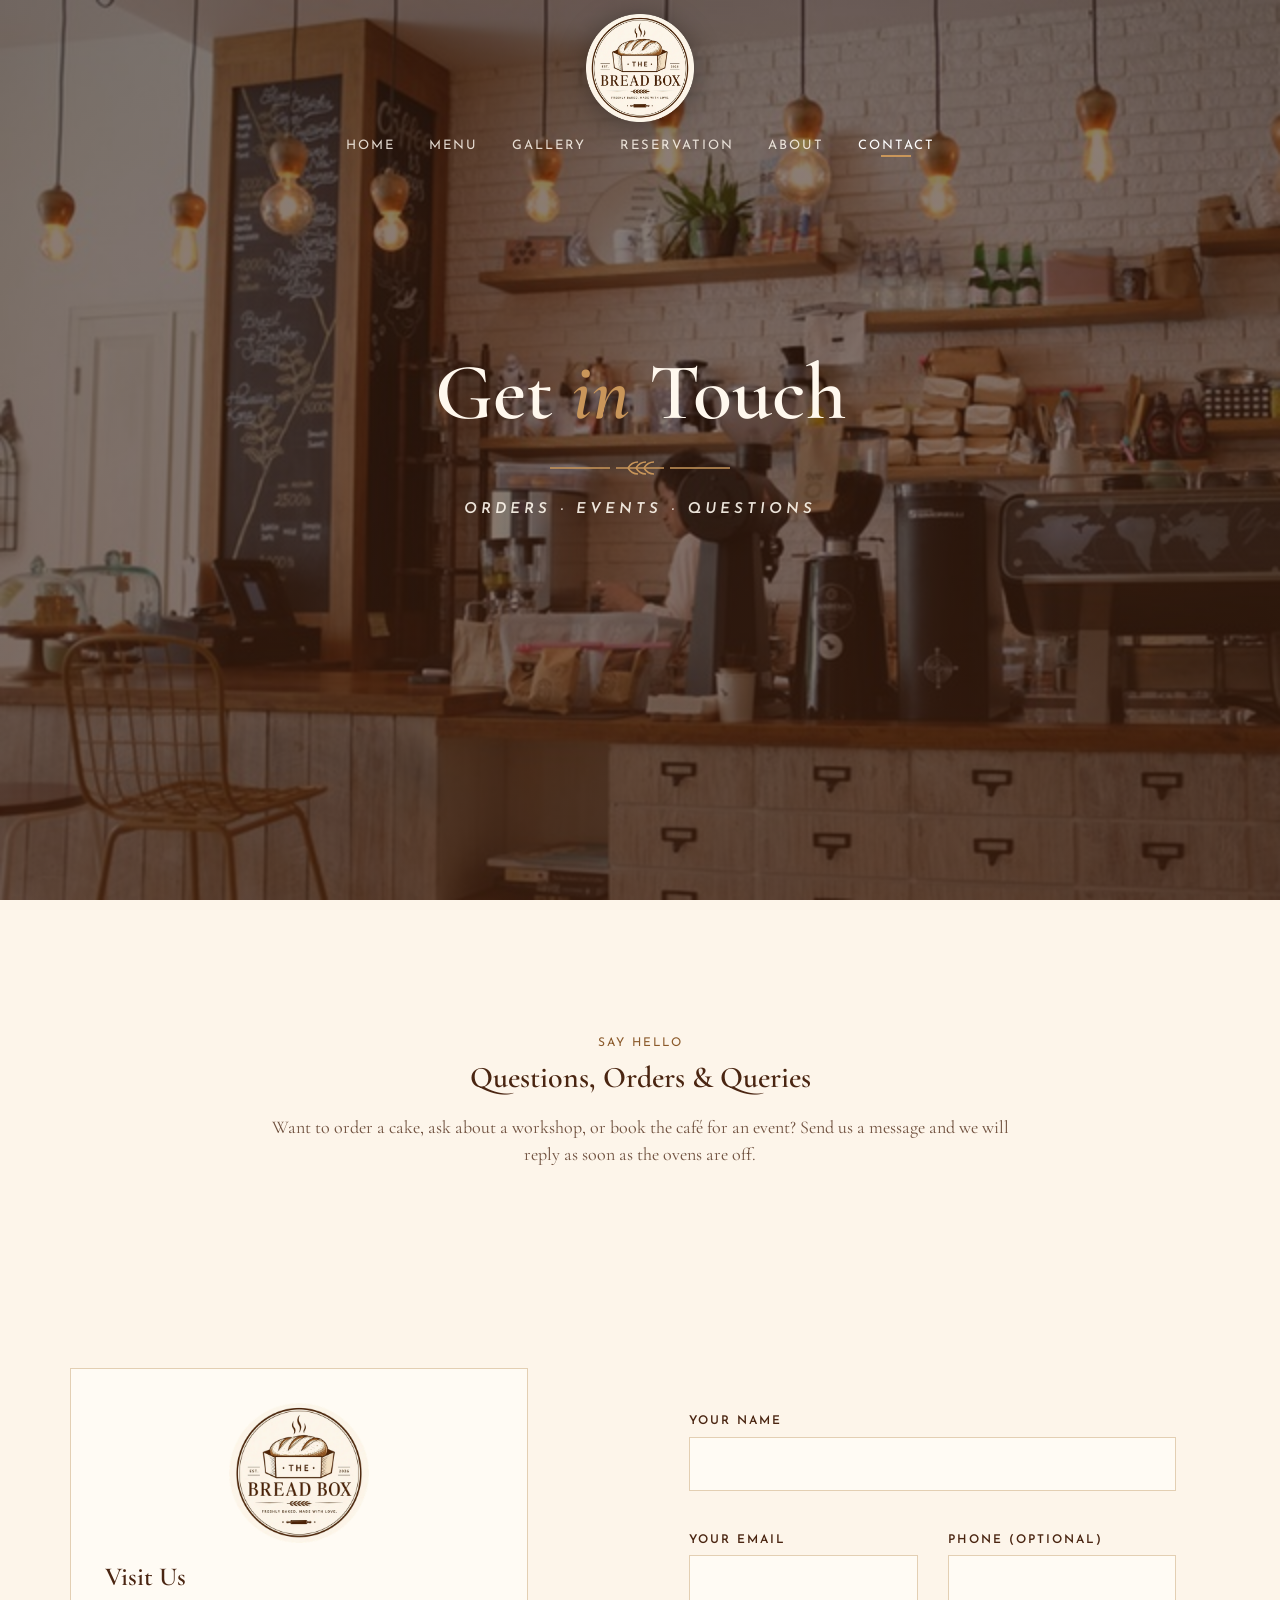
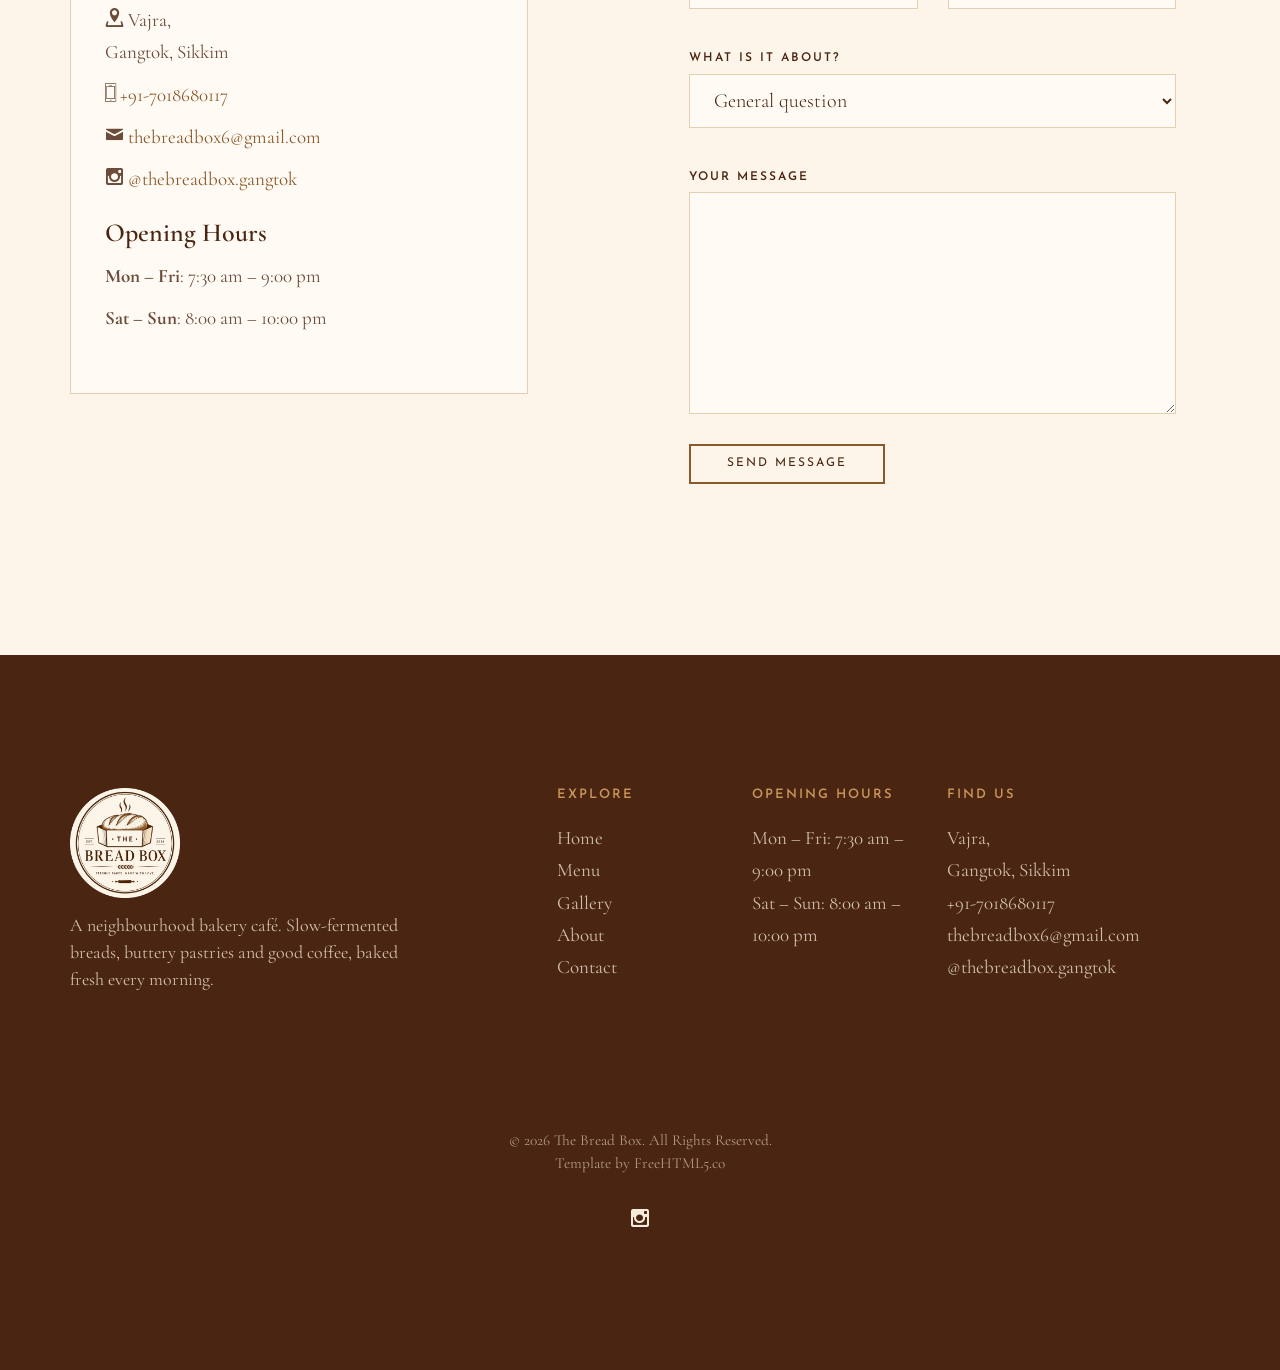
<file: contact.html>
<!DOCTYPE HTML>
<html lang="en">
	<head>
	<meta charset="utf-8">
	<meta http-equiv="X-UA-Compatible" content="IE=edge">
	<title>Contact — The Bread Box</title>
	<meta name="viewport" content="width=device-width, initial-scale=1">
	<meta name="description" content="The Bread Box — a neighbourhood bakery café. Freshly baked breads, pastries and coffee, made with love." />
	<meta name="keywords" content="bakery, cafe, sourdough, croissant, coffee, The Bread Box" />
	<!-- Link preview for WhatsApp, Facebook, X, LinkedIn etc. -->
	<meta property="og:type" content="website"/>
	<meta property="og:site_name" content="The Bread Box"/>
	<meta property="og:title" content="Contact — The Bread Box"/>
	<meta property="og:description" content="Freshly baked breads, pastries and coffee in Vajra, Gangtok. Made with love."/>
	<meta property="og:url" content="https://thebreadboxx.com/contact.html"/>
	<meta property="og:image" content="https://thebreadboxx.com/images/og-image.jpg"/>
	<meta property="og:image:secure_url" content="https://thebreadboxx.com/images/og-image.jpg"/>
	<meta property="og:image:type" content="image/jpeg"/>
	<meta property="og:image:width" content="1200"/>
	<meta property="og:image:height" content="630"/>
	<meta property="og:image:alt" content="The Bread Box logo: Freshly baked. Made with love."/>
	<meta property="og:locale" content="en_IN"/>
	<meta name="twitter:card" content="summary_large_image"/>
	<meta name="twitter:title" content="Contact — The Bread Box"/>
	<meta name="twitter:description" content="Freshly baked breads, pastries and coffee in Vajra, Gangtok."/>
	<meta name="twitter:image" content="https://thebreadboxx.com/images/og-image.jpg"/>
	<link rel="canonical" href="https://thebreadboxx.com/contact.html"/>
	<link rel="apple-touch-icon" href="images/apple-touch-icon.png">
	<link rel="icon" type="image/png" href="images/favicon.png">

	<link href="https://fonts.googleapis.com/css?family=Cormorant+Garamond:300,300i,400,400i,500,600,600i,700&display=swap" rel="stylesheet">
	<link href="https://fonts.googleapis.com/css?family=Josefin+Sans:400,600&display=swap" rel="stylesheet">

	<link rel="stylesheet" href="css/animate.css">
	<link rel="stylesheet" href="css/icomoon.css">
	<link rel="stylesheet" href="css/bootstrap.css">
	<link rel="stylesheet" href="css/flexslider.css">
	<link rel="stylesheet" href="css/style.css">
	<!-- The Bread Box colours & fonts -->
	<link rel="stylesheet" href="css/breadbox.css">

	<script src="js/modernizr-2.6.2.min.js"></script>
	<!--[if lt IE 9]>
	<script src="js/respond.min.js"></script>
	<![endif]-->
	</head>
	<body>

	<div class="fh5co-loader"></div>

	<div id="page">
	<nav class="fh5co-nav" role="navigation">
			<div class="container">
				<div class="row">
					<div class="col-xs-12 text-center logo-wrap">
						<div id="fh5co-logo"><a href="index.html"><img src="images/logo.png" alt="The Bread Box — Freshly baked. Made with love."></a></div>
					</div>
					<div class="col-xs-12 text-center menu-1 menu-wrap">
						<ul>
							<li><a href="index.html">Home</a></li>
							<li><a href="menu.html">Menu</a></li>
							<li class="has-dropdown">
								<a href="gallery.html">Gallery</a>
								<ul class="dropdown">
									<li><a href="gallery.html">Breads</a></li>
									<li><a href="gallery.html">Pastries</a></li>
									<li><a href="gallery.html">Coffee</a></li>
								</ul>
							</li>
							<li><a href="reservation.html">Reservation</a></li>
							<li><a href="about.html">About</a></li>
							<li class="active"><a href="contact.html">Contact</a></li>
						</ul>
					</div>
				</div>
			</div>
	</nav>

	<header id="fh5co-header" class="fh5co-cover js-fullheight" role="banner" style="background-image: url(images/hero_1.jpeg);" data-stellar-background-ratio="0.5">
		<div class="overlay"></div>
		<div class="container">
			<div class="row">
				<div class="col-md-12 text-center">
					<div class="display-t js-fullheight">
						<div class="display-tc js-fullheight animate-box" data-animate-effect="fadeIn">
							<h1>Get <em>in</em> Touch</h1>
							<span class="hero-rule"></span>
							<h2>Orders &middot; Events &middot; Questions</h2>
						</div>
					</div>
				</div>
			</div>
		</div>
	</header>

	<div id="fh5co-contact" class="fh5co-section animate-box">
		<div class="container">
			<div class="row animate-box">
				<div class="col-md-8 col-md-offset-2 text-center fh5co-heading">
					<span class="eyebrow">Say hello</span>
					<h2>Questions, Orders &amp; Queries</h2>
					<p>Want to order a cake, ask about a workshop, or book the café for an event? Send us a message and we will reply as soon as the ovens are off.</p>
				</div>
			</div>

			<div class="row">
				<div class="col-md-6 col-md-push-6 col-sm-6 col-sm-push-6">
					<form id="form-wrap" data-breadbox-form="contact" data-success="Thank you! Your message is on its way. We usually reply within a day." novalidate>
						<input type="hidden" name="_subject" value="New query — The Bread Box website">
						<input type="hidden" name="form" value="Contact">
						<input type="text" name="_gotcha" class="hp-field" tabindex="-1" autocomplete="off">
						<div class="row form-group">
							<div class="col-md-12">
								<label for="name">Your Name</label>
								<input type="text" class="form-control" id="name" name="name" required>
							</div>
						</div>
						<div class="row form-group">
							<div class="col-md-6">
								<label for="email">Your Email</label>
								<input type="email" class="form-control" id="email" name="email" required>
							</div>
							<div class="col-md-6">
								<label for="phone">Phone (optional)</label>
								<input type="tel" class="form-control" id="phone" name="phone">
							</div>
						</div>
						<div class="row form-group">
							<div class="col-md-12">
								<label for="topic">What is it about?</label>
								<select class="form-control" id="topic" name="topic">
									<option>General question</option>
									<option>Cake or bulk order</option>
									<option>Workshop</option>
									<option>Private booking / event</option>
									<option>Feedback</option>
								</select>
							</div>
						</div>
						<div class="row form-group">
							<div class="col-md-12">
								<label for="message">Your Message</label>
								<textarea name="message" id="message" rows="7" class="form-control" style="height:auto" required></textarea>
							</div>
						</div>
						<div class="row form-group">
							<div class="col-md-12">
								<input type="submit" class="btn btn-primary btn-outline btn-lg" value="Send Message">
								<div class="form-status" role="status" aria-live="polite"></div>
							</div>
						</div>
					</form>
				</div>
				<div class="col-md-5 col-md-pull-6 col-sm-6 col-sm-pull-6">
					<div class="contact-card">
						<img src="images/logo.png" alt="The Bread Box">
						<h3>Visit Us</h3>
						<ul>
							<li><i class="icon-location"></i> Vajra,<br> Gangtok, Sikkim</li>
							<li><i class="icon-phone"></i> <a href="tel:+917018680117">+91-7018680117</a></li>
							<li><i class="icon-mail"></i> <a href="mailto:thebreadbox6@gmail.com">thebreadbox6@gmail.com</a></li>
							<li><i class="icon-instagram"></i> <a href="https://www.instagram.com/thebreadbox.gangtok/" target="_blank" rel="noopener">@thebreadbox.gangtok</a></li>
						</ul>
						<h3>Opening Hours</h3>
						<ul><li><strong>Mon – Fri</strong>: 7:30 am – 9:00 pm</li><li><strong>Sat – Sun</strong>: 8:00 am – 10:00 pm</li></ul>
					</div>
				</div>
			</div>
		</div>
	</div>

	<footer id="fh5co-footer" role="contentinfo" class="fh5co-section">
		<div class="container">
			<div class="row row-pb-md">
				<div class="col-md-4 fh5co-widget">
					<img class="footer-logo" src="images/logo.png" alt="The Bread Box">
					<p>A neighbourhood bakery café. Slow-fermented breads, buttery pastries and good coffee, baked fresh every morning.</p>
				</div>
				<div class="col-md-2 col-md-push-1 fh5co-widget">
					<h4>Explore</h4>
					<ul class="fh5co-footer-links">
						<li><a href="index.html">Home</a></li>
						<li><a href="menu.html">Menu</a></li>
						<li><a href="gallery.html">Gallery</a></li>
						<li><a href="about.html">About</a></li>
						<li><a href="contact.html">Contact</a></li>
					</ul>
				</div>

				<div class="col-md-2 col-md-push-1 fh5co-widget">
					<h4>Opening Hours</h4>
					<ul class="fh5co-footer-links">
						<li>Mon – Fri: 7:30 am – 9:00 pm</li><li>Sat – Sun: 8:00 am – 10:00 pm</li>
					</ul>
				</div>

				<div class="col-md-4 col-md-push-1 fh5co-widget">
					<h4>Find Us</h4>
					<ul class="fh5co-footer-links">
						<li>Vajra,<br> Gangtok, Sikkim</li>
						<li><a href="tel:+917018680117">+91-7018680117</a></li>
						<li><a href="mailto:thebreadbox6@gmail.com">thebreadbox6@gmail.com</a></li>
						<li><a href="https://www.instagram.com/thebreadbox.gangtok/" target="_blank" rel="noopener">@thebreadbox.gangtok</a></li>
					</ul>
				</div>
			</div>

			<div class="row copyright">
				<div class="col-md-12 text-center">
					<p>
						<small class="block">&copy; <span class="js-year">2026</span> The Bread Box. All Rights Reserved.</small>
						<small class="block">Template by <a href="https://freehtml5.co/" target="_blank" rel="noopener">FreeHTML5.co</a></small>
					</p>
					<ul class="fh5co-social-icons">
						<li><a href="https://www.instagram.com/thebreadbox.gangtok/" target="_blank" rel="noopener" aria-label="The Bread Box on Instagram"><i class="icon-instagram"></i></a></li>
					</ul>
				</div>
			</div>
		</div>
	</footer>
	</div>

	<div class="gototop js-top">
		<a href="#" class="js-gotop"><i class="icon-arrow-up22"></i></a>
	</div>

	<script src="js/jquery.min.js"></script>
	<script src="js/jquery.easing.1.3.js"></script>
	<script src="js/bootstrap.min.js"></script>
	<script src="js/jquery.waypoints.min.js"></script>
	<script src="js/jquery.stellar.min.js"></script>
	<script src="js/jquery.flexslider-min.js"></script>
	<script src="js/forms.js"></script>
	<script src="js/main.js"></script>
	<script>document.querySelectorAll('.js-year').forEach(function(e){e.textContent=new Date().getFullYear();});</script>
	</body>
</html>
</file>
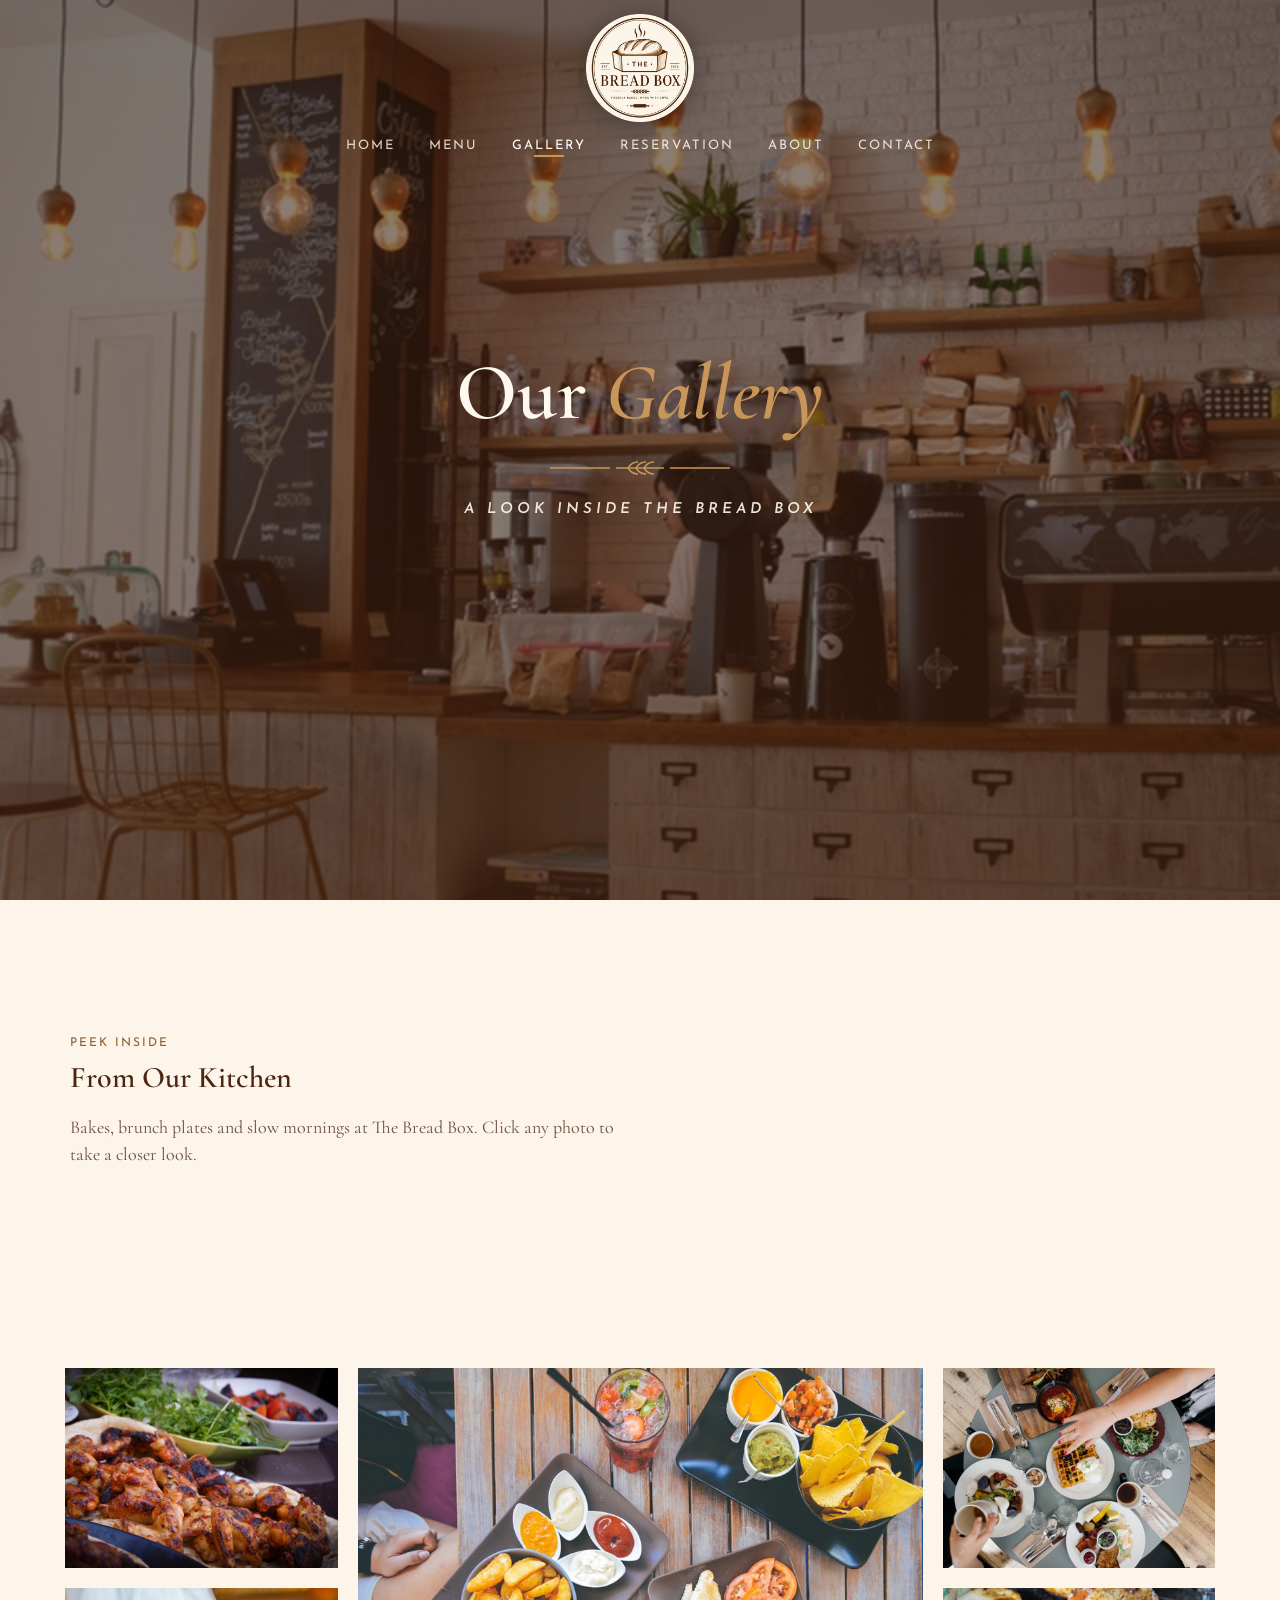
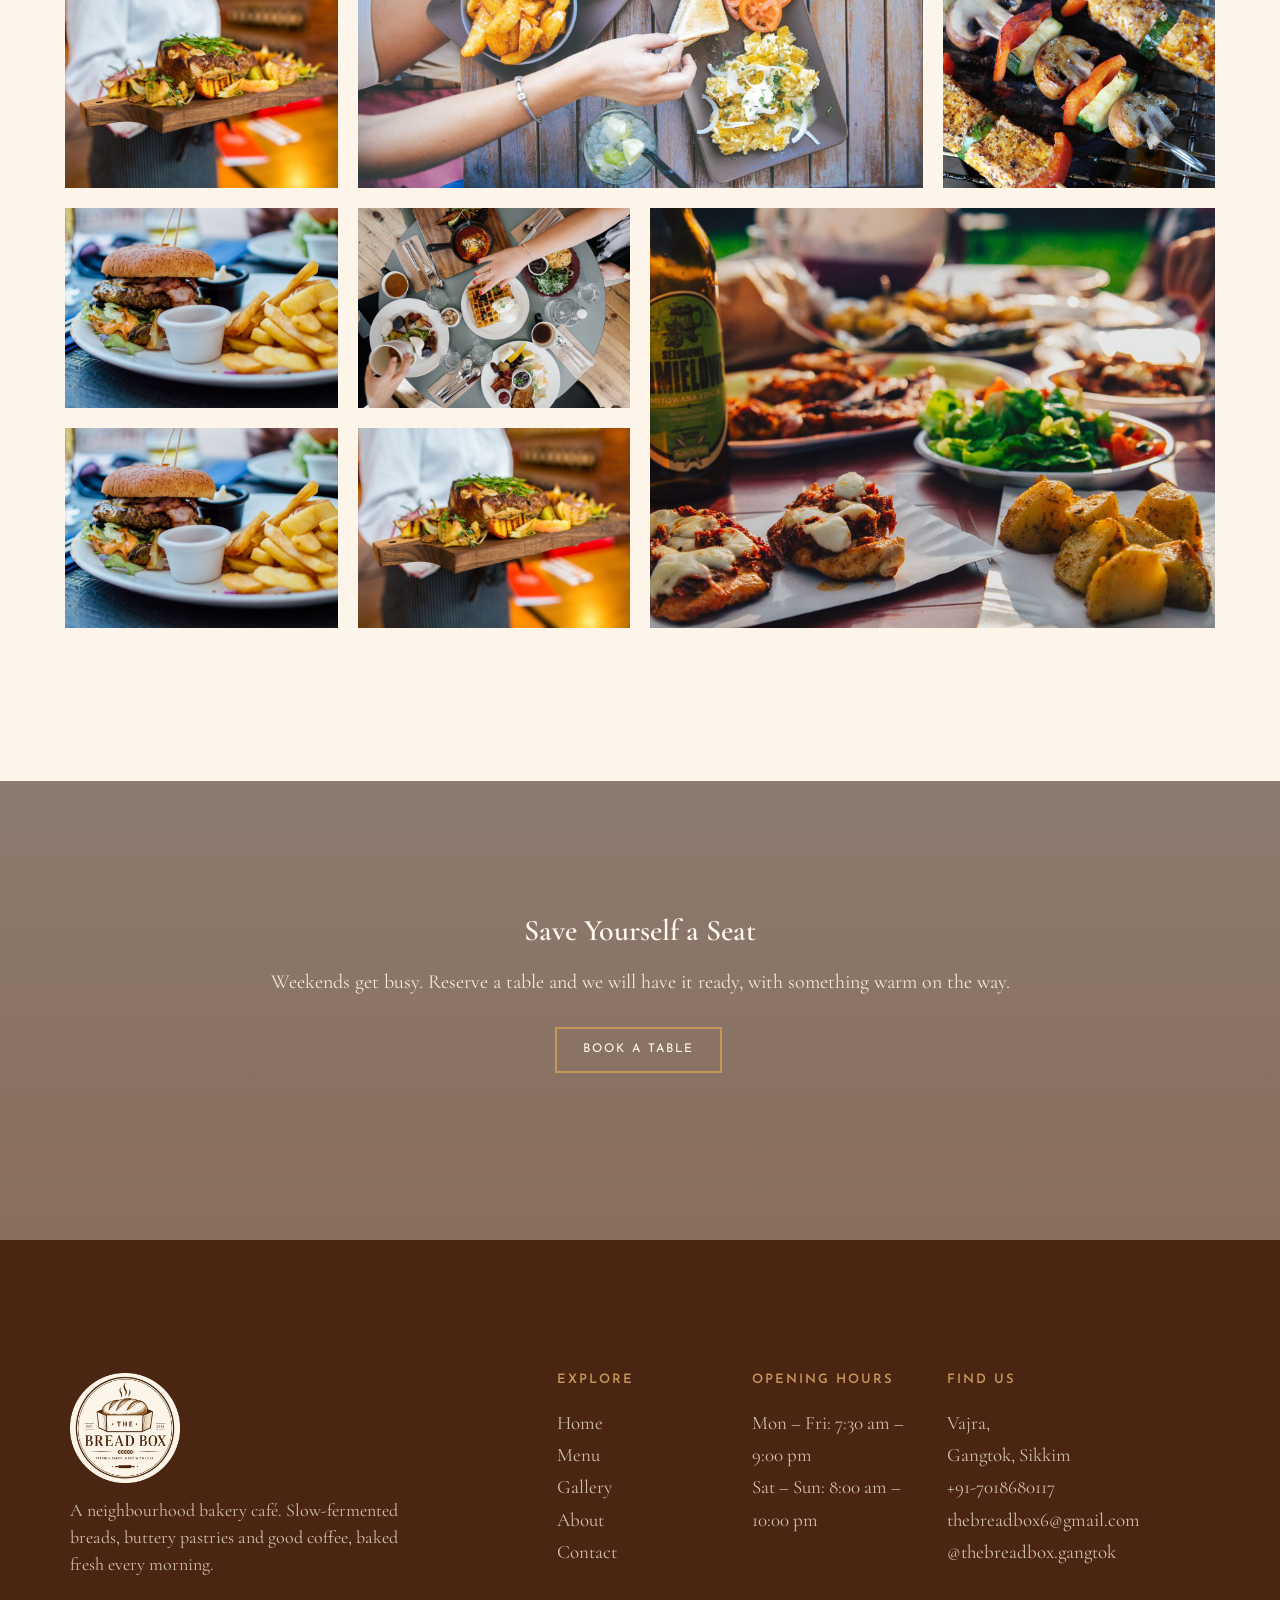
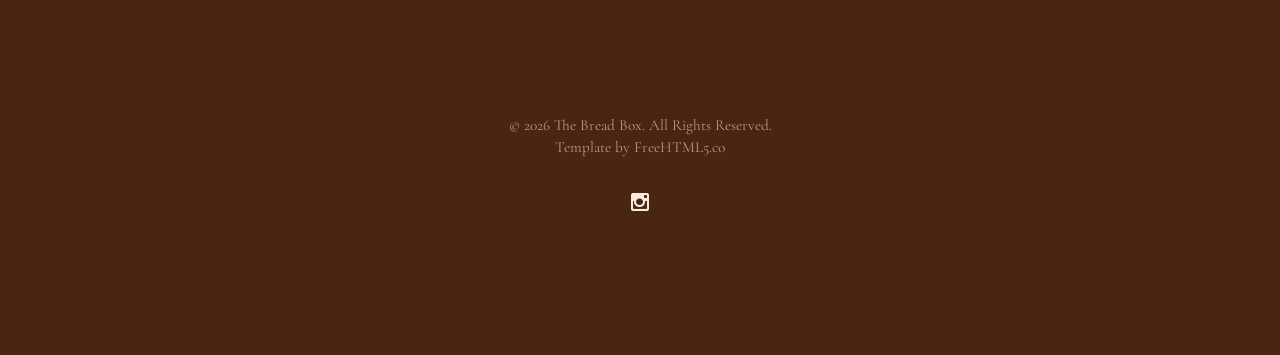
<file: gallery.html>
<!DOCTYPE HTML>
<html lang="en">
	<head>
	<meta charset="utf-8">
	<meta http-equiv="X-UA-Compatible" content="IE=edge">
	<title>Gallery — The Bread Box</title>
	<meta name="viewport" content="width=device-width, initial-scale=1">
	<meta name="description" content="The Bread Box — a neighbourhood bakery café. Freshly baked breads, pastries and coffee, made with love." />
	<meta name="keywords" content="bakery, cafe, sourdough, croissant, coffee, The Bread Box" />
	<!-- Link preview for WhatsApp, Facebook, X, LinkedIn etc. -->
	<meta property="og:type" content="website"/>
	<meta property="og:site_name" content="The Bread Box"/>
	<meta property="og:title" content="Gallery — The Bread Box"/>
	<meta property="og:description" content="Freshly baked breads, pastries and coffee in Vajra, Gangtok. Made with love."/>
	<meta property="og:url" content="https://thebreadboxx.com/gallery.html"/>
	<meta property="og:image" content="https://thebreadboxx.com/images/og-image.jpg"/>
	<meta property="og:image:secure_url" content="https://thebreadboxx.com/images/og-image.jpg"/>
	<meta property="og:image:type" content="image/jpeg"/>
	<meta property="og:image:width" content="1200"/>
	<meta property="og:image:height" content="630"/>
	<meta property="og:image:alt" content="The Bread Box logo: Freshly baked. Made with love."/>
	<meta property="og:locale" content="en_IN"/>
	<meta name="twitter:card" content="summary_large_image"/>
	<meta name="twitter:title" content="Gallery — The Bread Box"/>
	<meta name="twitter:description" content="Freshly baked breads, pastries and coffee in Vajra, Gangtok."/>
	<meta name="twitter:image" content="https://thebreadboxx.com/images/og-image.jpg"/>
	<link rel="canonical" href="https://thebreadboxx.com/gallery.html"/>
	<link rel="apple-touch-icon" href="images/apple-touch-icon.png">
	<link rel="icon" type="image/png" href="images/favicon.png">

	<link href="https://fonts.googleapis.com/css?family=Cormorant+Garamond:300,300i,400,400i,500,600,600i,700&display=swap" rel="stylesheet">
	<link href="https://fonts.googleapis.com/css?family=Josefin+Sans:400,600&display=swap" rel="stylesheet">

	<link rel="stylesheet" href="css/animate.css">
	<link rel="stylesheet" href="css/icomoon.css">
	<link rel="stylesheet" href="css/bootstrap.css">
	<link rel="stylesheet" href="css/flexslider.css">
	<link rel="stylesheet" href="css/style.css">
	<!-- The Bread Box colours & fonts -->
	<link rel="stylesheet" href="css/breadbox.css">

	<script src="js/modernizr-2.6.2.min.js"></script>
	<!--[if lt IE 9]>
	<script src="js/respond.min.js"></script>
	<![endif]-->
	</head>
	<body>

	<div class="fh5co-loader"></div>

	<div id="page">
	<nav class="fh5co-nav" role="navigation">
			<div class="container">
				<div class="row">
					<div class="col-xs-12 text-center logo-wrap">
						<div id="fh5co-logo"><a href="index.html"><img src="images/logo.png" alt="The Bread Box — Freshly baked. Made with love."></a></div>
					</div>
					<div class="col-xs-12 text-center menu-1 menu-wrap">
						<ul>
							<li><a href="index.html">Home</a></li>
							<li><a href="menu.html">Menu</a></li>
							<li class="has-dropdown active">
								<a href="gallery.html">Gallery</a>
								<ul class="dropdown">
									<li><a href="gallery.html">Breads</a></li>
									<li><a href="gallery.html">Pastries</a></li>
									<li><a href="gallery.html">Coffee</a></li>
								</ul>
							</li>
							<li><a href="reservation.html">Reservation</a></li>
							<li><a href="about.html">About</a></li>
							<li><a href="contact.html">Contact</a></li>
						</ul>
					</div>
				</div>
			</div>
	</nav>

	<header id="fh5co-header" class="fh5co-cover js-fullheight" role="banner" style="background-image: url(images/hero_1.jpeg);" data-stellar-background-ratio="0.5">
		<div class="overlay"></div>
		<div class="container">
			<div class="row">
				<div class="col-md-12 text-center">
					<div class="display-t js-fullheight">
						<div class="display-tc js-fullheight animate-box" data-animate-effect="fadeIn">
							<h1>Our <em>Gallery</em></h1>
							<span class="hero-rule"></span>
							<h2>A look inside The Bread Box</h2>
						</div>
					</div>
				</div>
			</div>
		</div>
	</header>

	<div id="fh5co-gallery" class="fh5co-section">
		<div class="container">
			<div class="row">
				<div class="col-md-12 fh5co-heading animate-box">
					<span class="eyebrow">Peek inside</span>
					<h2>From Our Kitchen</h2>
					<div class="row">
						<div class="col-md-6">
							<p>Bakes, brunch plates and slow mornings at The Bread Box. Click any photo to take a closer look.</p>
						</div>
					</div>
				</div>
				<div class="col-md-3 col-sm-3 fh5co-gallery_item">
					<div class="fh5co-bg-img" style="background-image: url(images/gallery_1.jpeg);" data-trigger="zoomerang"></div>
					<div class="fh5co-bg-img" style="background-image: url(images/gallery_2.jpeg);" data-trigger="zoomerang"></div>
				</div>
				<div class="col-md-6 col-sm-6 fh5co-gallery_item">
					<div class="fh5co-bg-img fh5co-gallery_big" style="background-image: url(images/gallery_8.jpeg);" data-trigger="zoomerang"></div>
				</div>
				<div class="col-md-3 col-sm-3 fh5co-gallery_item">
					<div class="fh5co-bg-img" style="background-image: url(images/gallery_4.jpeg);" data-trigger="zoomerang"></div>
					<div class="fh5co-bg-img" style="background-image: url(images/gallery_5.jpeg);" data-trigger="zoomerang"></div>
				</div>
				<div class="col-md-3 col-sm-3 fh5co-gallery_item">
					<div class="fh5co-bg-img" style="background-image: url(images/gallery_3.jpeg);" data-trigger="zoomerang"></div>
					<div class="fh5co-bg-img" style="background-image: url(images/gallery_6.jpeg);" data-trigger="zoomerang"></div>
				</div>
				<div class="col-md-3 col-sm-3 fh5co-gallery_item">
					<div class="fh5co-bg-img" style="background-image: url(images/gallery_7.jpeg);" data-trigger="zoomerang"></div>
					<div class="fh5co-bg-img" style="background-image: url(images/gallery_2.jpeg);" data-trigger="zoomerang"></div>
				</div>
				<div class="col-md-6 col-sm-6 fh5co-gallery_item">
					<div class="fh5co-bg-img fh5co-gallery_big" style="background-image: url(images/gallery_9.jpeg);" data-trigger="zoomerang"></div>
				</div>
			</div>
		</div>
	</div>

	<div id="fh5co-started" class="fh5co-section animate-box" style="background-image: url(images/hero_1.jpeg);" data-stellar-background-ratio="0.5">
		<div class="overlay"></div>
		<div class="container">
			<div class="row animate-box">
				<div class="col-md-8 col-md-offset-2 text-center fh5co-heading">
					<h2>Save Yourself a Seat</h2>
					<p>Weekends get busy. Reserve a table and we will have it ready, with something warm on the way.</p>
					<p><a href="reservation.html" class="btn btn-primary btn-outline">Book a Table</a></p>
				</div>
			</div>
		</div>
	</div>

	<footer id="fh5co-footer" role="contentinfo" class="fh5co-section">
		<div class="container">
			<div class="row row-pb-md">
				<div class="col-md-4 fh5co-widget">
					<img class="footer-logo" src="images/logo.png" alt="The Bread Box">
					<p>A neighbourhood bakery café. Slow-fermented breads, buttery pastries and good coffee, baked fresh every morning.</p>
				</div>
				<div class="col-md-2 col-md-push-1 fh5co-widget">
					<h4>Explore</h4>
					<ul class="fh5co-footer-links">
						<li><a href="index.html">Home</a></li>
						<li><a href="menu.html">Menu</a></li>
						<li><a href="gallery.html">Gallery</a></li>
						<li><a href="about.html">About</a></li>
						<li><a href="contact.html">Contact</a></li>
					</ul>
				</div>

				<div class="col-md-2 col-md-push-1 fh5co-widget">
					<h4>Opening Hours</h4>
					<ul class="fh5co-footer-links">
						<li>Mon – Fri: 7:30 am – 9:00 pm</li><li>Sat – Sun: 8:00 am – 10:00 pm</li>
					</ul>
				</div>

				<div class="col-md-4 col-md-push-1 fh5co-widget">
					<h4>Find Us</h4>
					<ul class="fh5co-footer-links">
						<li>Vajra,<br> Gangtok, Sikkim</li>
						<li><a href="tel:+917018680117">+91-7018680117</a></li>
						<li><a href="mailto:thebreadbox6@gmail.com">thebreadbox6@gmail.com</a></li>
						<li><a href="https://www.instagram.com/thebreadbox.gangtok/" target="_blank" rel="noopener">@thebreadbox.gangtok</a></li>
					</ul>
				</div>
			</div>

			<div class="row copyright">
				<div class="col-md-12 text-center">
					<p>
						<small class="block">&copy; <span class="js-year">2026</span> The Bread Box. All Rights Reserved.</small>
						<small class="block">Template by <a href="https://freehtml5.co/" target="_blank" rel="noopener">FreeHTML5.co</a></small>
					</p>
					<ul class="fh5co-social-icons">
						<li><a href="https://www.instagram.com/thebreadbox.gangtok/" target="_blank" rel="noopener" aria-label="The Bread Box on Instagram"><i class="icon-instagram"></i></a></li>
					</ul>
				</div>
			</div>
		</div>
	</footer>
	</div>

	<div class="gototop js-top">
		<a href="#" class="js-gotop"><i class="icon-arrow-up22"></i></a>
	</div>

	<script src="js/jquery.min.js"></script>
	<script src="js/jquery.easing.1.3.js"></script>
	<script src="js/bootstrap.min.js"></script>
	<script src="js/jquery.waypoints.min.js"></script>
	<script src="js/jquery.stellar.min.js"></script>
	<script src="js/jquery.flexslider-min.js"></script>
	<script src="js/zoomerang.js"></script>
	<script>
		document.addEventListener('DOMContentLoaded', function () {
			Zoomerang.config({ maxHeight: 600, maxWidth: 900, bgColor: '#2E170A', bgOpacity: .85 })
				.listen('[data-trigger="zoomerang"]');
		});
	</script>
	<script src="js/main.js"></script>
	<script>document.querySelectorAll('.js-year').forEach(function(e){e.textContent=new Date().getFullYear();});</script>
	</body>
</html>
</file>
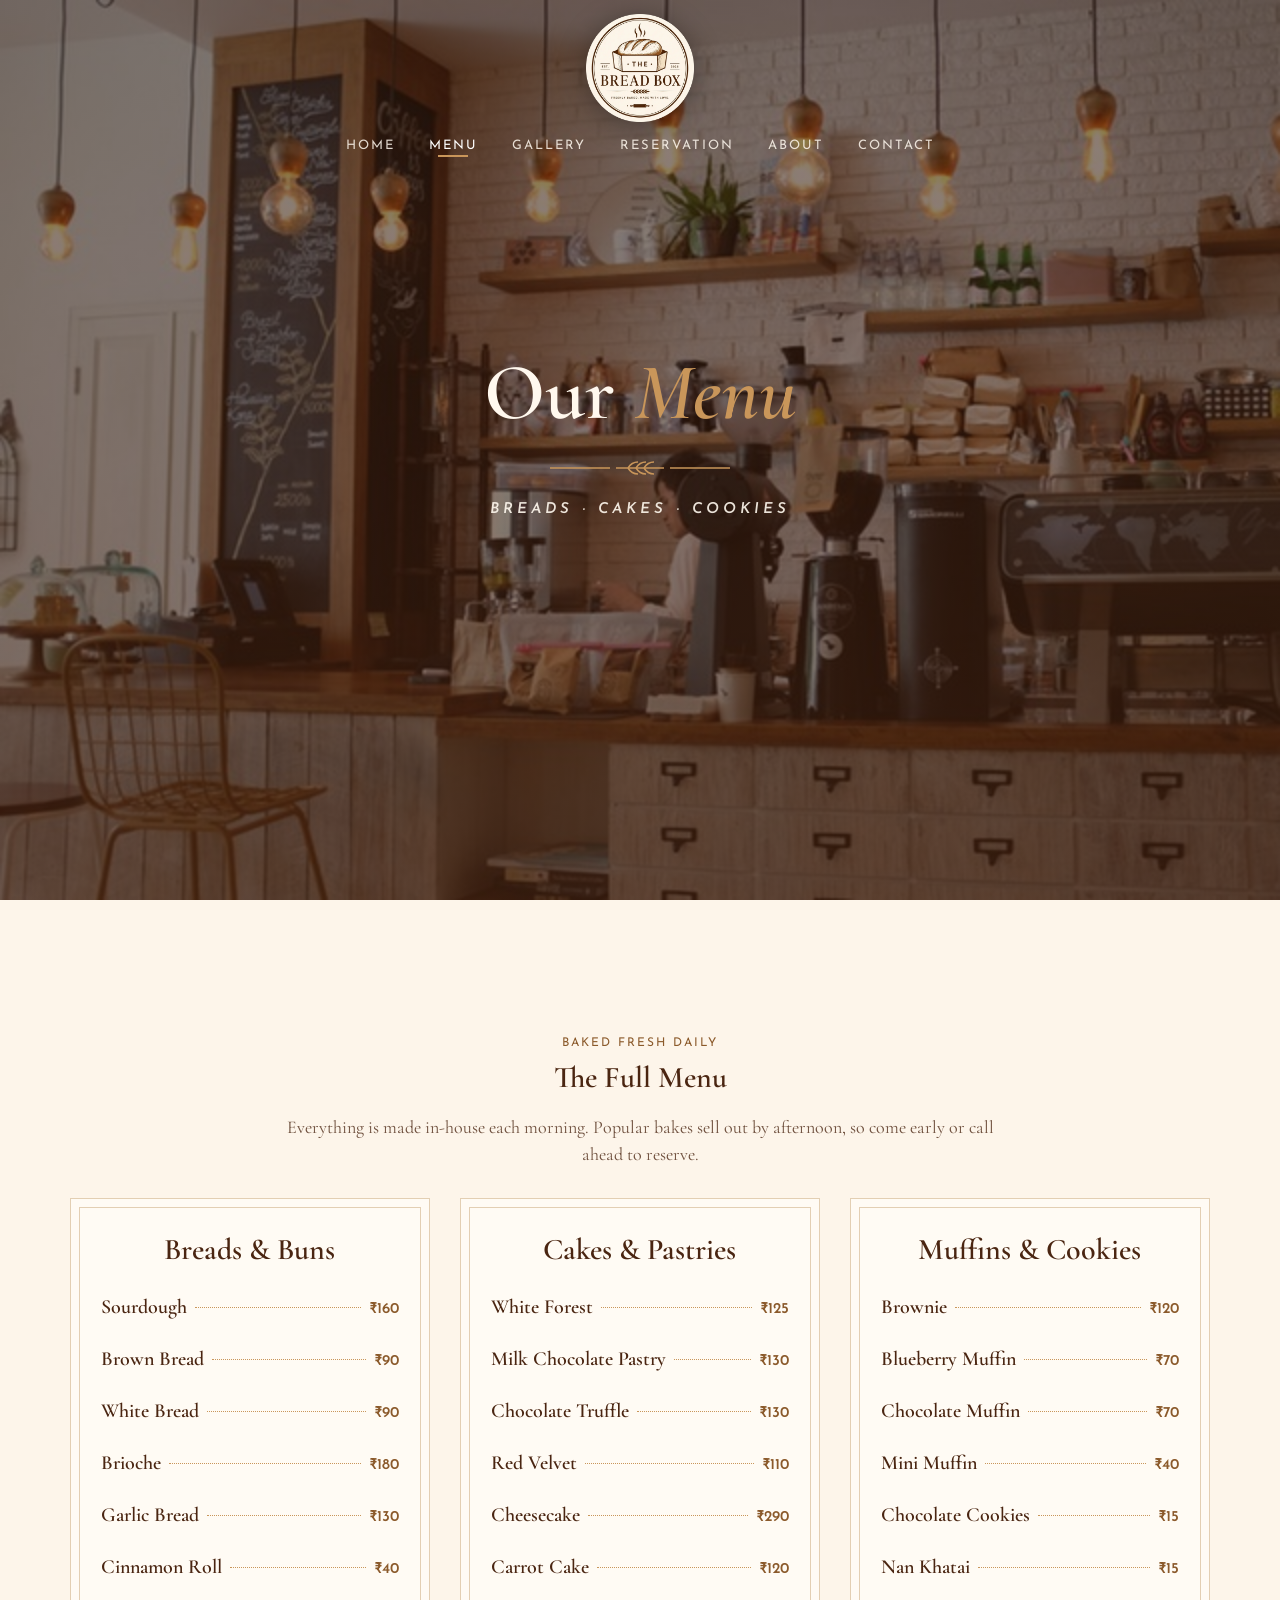
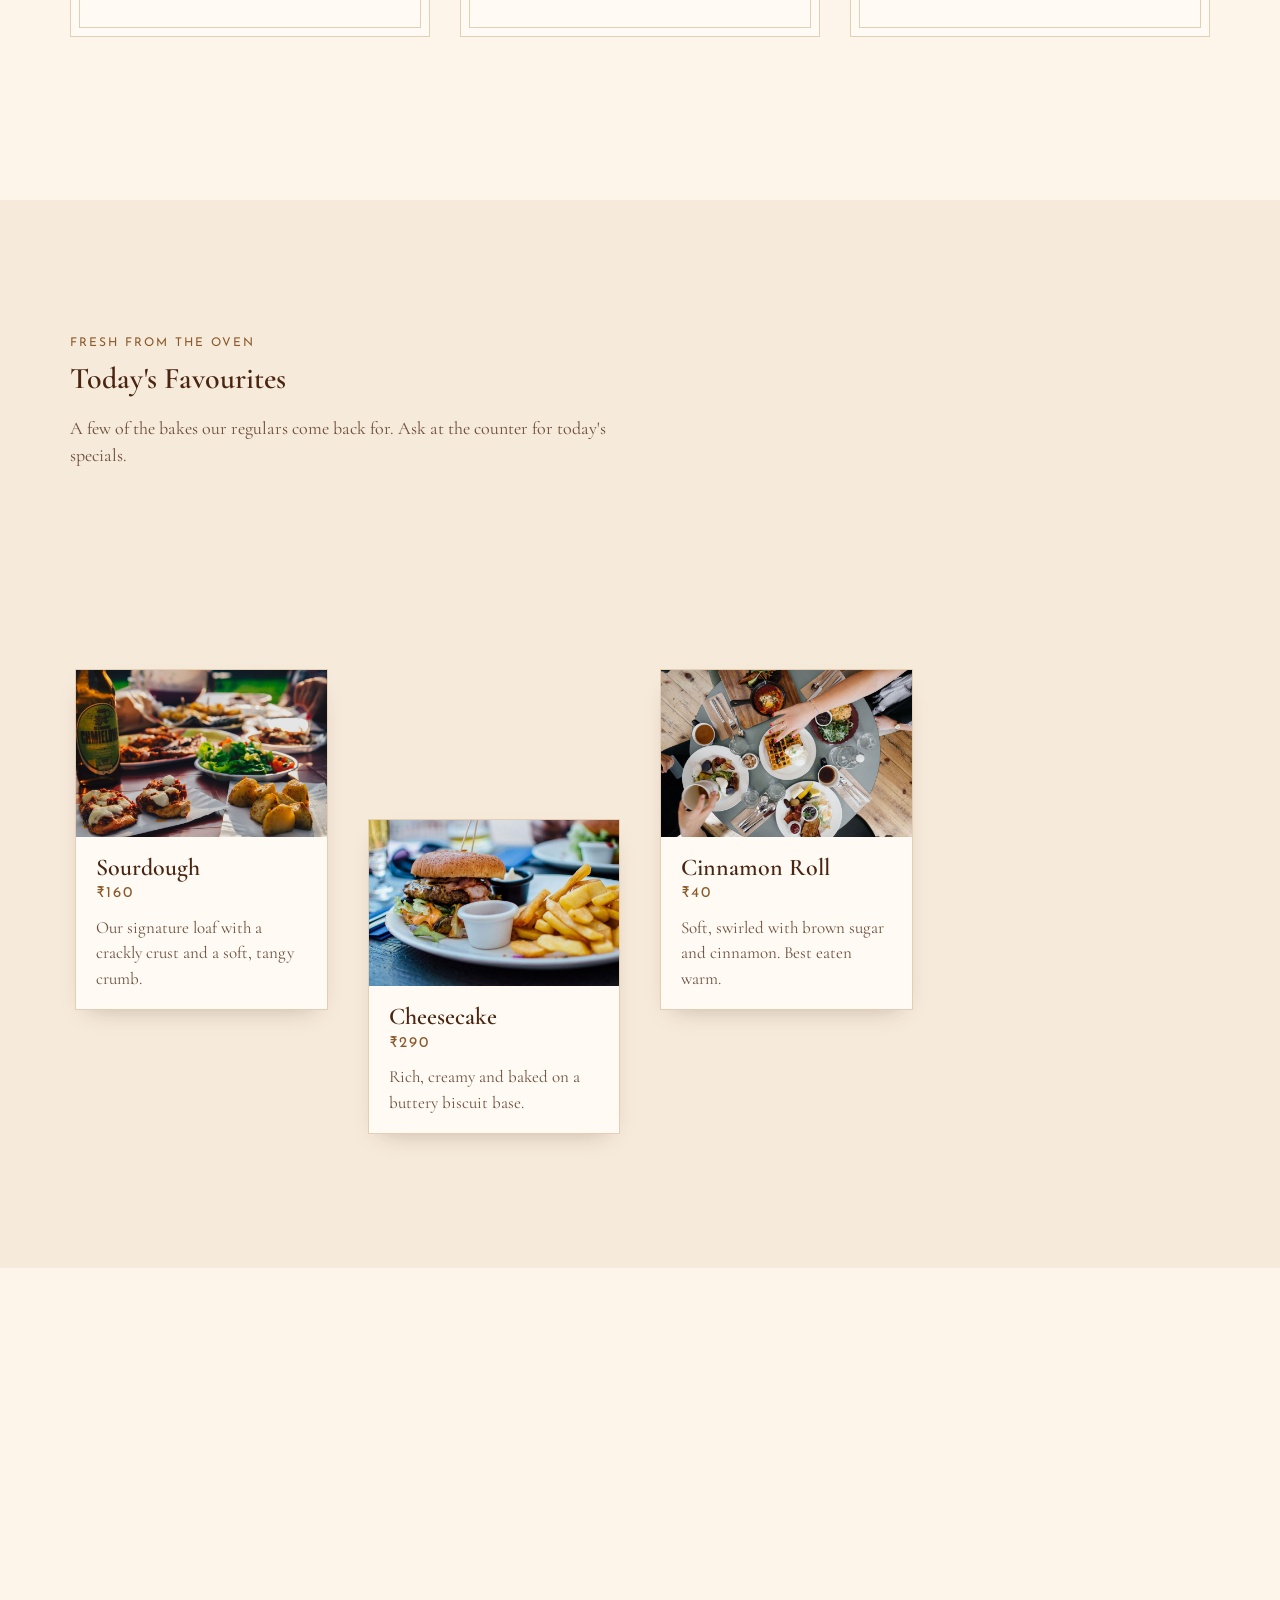
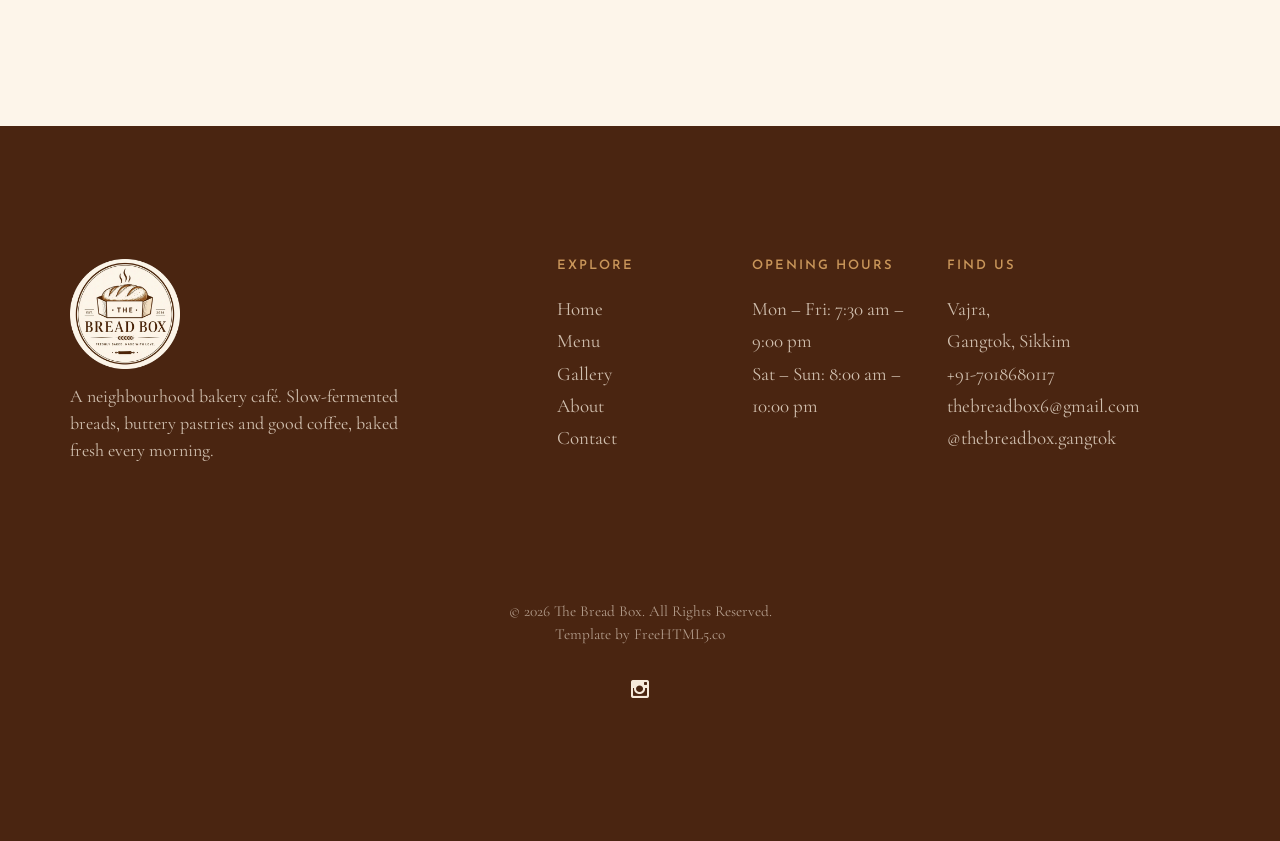
<file: menu.html>
<!DOCTYPE HTML>
<html lang="en">
	<head>
	<meta charset="utf-8">
	<meta http-equiv="X-UA-Compatible" content="IE=edge">
	<title>Menu — The Bread Box</title>
	<meta name="viewport" content="width=device-width, initial-scale=1">
	<meta name="description" content="The Bread Box — a neighbourhood bakery café. Freshly baked breads, pastries and coffee, made with love." />
	<meta name="keywords" content="bakery, cafe, sourdough, croissant, coffee, The Bread Box" />
	<!-- Link preview for WhatsApp, Facebook, X, LinkedIn etc. -->
	<meta property="og:type" content="website"/>
	<meta property="og:site_name" content="The Bread Box"/>
	<meta property="og:title" content="Menu — The Bread Box"/>
	<meta property="og:description" content="Freshly baked breads, pastries and coffee in Vajra, Gangtok. Made with love."/>
	<meta property="og:url" content="https://thebreadboxx.com/menu.html"/>
	<meta property="og:image" content="https://thebreadboxx.com/images/og-image.jpg"/>
	<meta property="og:image:secure_url" content="https://thebreadboxx.com/images/og-image.jpg"/>
	<meta property="og:image:type" content="image/jpeg"/>
	<meta property="og:image:width" content="1200"/>
	<meta property="og:image:height" content="630"/>
	<meta property="og:image:alt" content="The Bread Box logo: Freshly baked. Made with love."/>
	<meta property="og:locale" content="en_IN"/>
	<meta name="twitter:card" content="summary_large_image"/>
	<meta name="twitter:title" content="Menu — The Bread Box"/>
	<meta name="twitter:description" content="Freshly baked breads, pastries and coffee in Vajra, Gangtok."/>
	<meta name="twitter:image" content="https://thebreadboxx.com/images/og-image.jpg"/>
	<link rel="canonical" href="https://thebreadboxx.com/menu.html"/>
	<link rel="apple-touch-icon" href="images/apple-touch-icon.png">
	<link rel="icon" type="image/png" href="images/favicon.png">

	<link href="https://fonts.googleapis.com/css?family=Cormorant+Garamond:300,300i,400,400i,500,600,600i,700&display=swap" rel="stylesheet">
	<link href="https://fonts.googleapis.com/css?family=Josefin+Sans:400,600&display=swap" rel="stylesheet">

	<link rel="stylesheet" href="css/animate.css">
	<link rel="stylesheet" href="css/icomoon.css">
	<link rel="stylesheet" href="css/bootstrap.css">
	<link rel="stylesheet" href="css/flexslider.css">
	<link rel="stylesheet" href="css/style.css">
	<!-- The Bread Box colours & fonts -->
	<link rel="stylesheet" href="css/breadbox.css">

	<script src="js/modernizr-2.6.2.min.js"></script>
	<!--[if lt IE 9]>
	<script src="js/respond.min.js"></script>
	<![endif]-->
	</head>
	<body>

	<div class="fh5co-loader"></div>

	<div id="page">
	<nav class="fh5co-nav" role="navigation">
			<div class="container">
				<div class="row">
					<div class="col-xs-12 text-center logo-wrap">
						<div id="fh5co-logo"><a href="index.html"><img src="images/logo.png" alt="The Bread Box — Freshly baked. Made with love."></a></div>
					</div>
					<div class="col-xs-12 text-center menu-1 menu-wrap">
						<ul>
							<li><a href="index.html">Home</a></li>
							<li class="active"><a href="menu.html">Menu</a></li>
							<li class="has-dropdown">
								<a href="gallery.html">Gallery</a>
								<ul class="dropdown">
									<li><a href="gallery.html">Breads</a></li>
									<li><a href="gallery.html">Pastries</a></li>
									<li><a href="gallery.html">Coffee</a></li>
								</ul>
							</li>
							<li><a href="reservation.html">Reservation</a></li>
							<li><a href="about.html">About</a></li>
							<li><a href="contact.html">Contact</a></li>
						</ul>
					</div>
				</div>
			</div>
	</nav>

	<header id="fh5co-header" class="fh5co-cover js-fullheight" role="banner" style="background-image: url(images/hero_1.jpeg);" data-stellar-background-ratio="0.5">
		<div class="overlay"></div>
		<div class="container">
			<div class="row">
				<div class="col-md-12 text-center">
					<div class="display-t js-fullheight">
						<div class="display-tc js-fullheight animate-box" data-animate-effect="fadeIn">
							<h1>Our <em>Menu</em></h1>
							<span class="hero-rule"></span>
							<h2>Breads &middot; Cakes &middot; Cookies</h2>
						</div>
					</div>
				</div>
			</div>
		</div>
	</header>

	<div id="fh5co-menu-list" class="fh5co-section">
		<div class="container">
			<div class="row">
				<div class="col-md-8 col-md-offset-2 text-center fh5co-heading animate-box">
					<span class="eyebrow">Baked fresh daily</span>
					<h2>The Full Menu</h2>
					<p>Everything is made in-house each morning. Popular bakes sell out by afternoon, so come early or call ahead to reserve.</p>
				</div>
			</div>
			<div class="row">
				<div class="col-md-4 animate-box">
					<div class="menu-card">
						<h3>Breads & Buns</h3>
						<ul class="menu-list">
							<li><div class="menu-line"><span class="menu-name">Sourdough</span><span class="menu-dots"></span><span class="menu-price">&#8377;160</span></div></li>
							<li><div class="menu-line"><span class="menu-name">Brown Bread</span><span class="menu-dots"></span><span class="menu-price">&#8377;90</span></div></li>
							<li><div class="menu-line"><span class="menu-name">White Bread</span><span class="menu-dots"></span><span class="menu-price">&#8377;90</span></div></li>
							<li><div class="menu-line"><span class="menu-name">Brioche</span><span class="menu-dots"></span><span class="menu-price">&#8377;180</span></div></li>
							<li><div class="menu-line"><span class="menu-name">Garlic Bread</span><span class="menu-dots"></span><span class="menu-price">&#8377;130</span></div></li>
							<li><div class="menu-line"><span class="menu-name">Cinnamon Roll</span><span class="menu-dots"></span><span class="menu-price">&#8377;40</span></div></li>
						</ul>
					</div>
				</div>
				<div class="col-md-4 animate-box">
					<div class="menu-card">
						<h3>Cakes & Pastries</h3>
						<ul class="menu-list">
							<li><div class="menu-line"><span class="menu-name">White Forest</span><span class="menu-dots"></span><span class="menu-price">&#8377;125</span></div></li>
							<li><div class="menu-line"><span class="menu-name">Milk Chocolate Pastry</span><span class="menu-dots"></span><span class="menu-price">&#8377;130</span></div></li>
							<li><div class="menu-line"><span class="menu-name">Chocolate Truffle</span><span class="menu-dots"></span><span class="menu-price">&#8377;130</span></div></li>
							<li><div class="menu-line"><span class="menu-name">Red Velvet</span><span class="menu-dots"></span><span class="menu-price">&#8377;110</span></div></li>
							<li><div class="menu-line"><span class="menu-name">Cheesecake</span><span class="menu-dots"></span><span class="menu-price">&#8377;290</span></div></li>
							<li><div class="menu-line"><span class="menu-name">Carrot Cake</span><span class="menu-dots"></span><span class="menu-price">&#8377;120</span></div></li>
						</ul>
					</div>
				</div>
				<div class="col-md-4 animate-box">
					<div class="menu-card">
						<h3>Muffins & Cookies</h3>
						<ul class="menu-list">
							<li><div class="menu-line"><span class="menu-name">Brownie</span><span class="menu-dots"></span><span class="menu-price">&#8377;120</span></div></li>
							<li><div class="menu-line"><span class="menu-name">Blueberry Muffin</span><span class="menu-dots"></span><span class="menu-price">&#8377;70</span></div></li>
							<li><div class="menu-line"><span class="menu-name">Chocolate Muffin</span><span class="menu-dots"></span><span class="menu-price">&#8377;70</span></div></li>
							<li><div class="menu-line"><span class="menu-name">Mini Muffin</span><span class="menu-dots"></span><span class="menu-price">&#8377;40</span></div></li>
							<li><div class="menu-line"><span class="menu-name">Chocolate Cookies</span><span class="menu-dots"></span><span class="menu-price">&#8377;15</span></div></li>
							<li><div class="menu-line"><span class="menu-name">Nan Khatai</span><span class="menu-dots"></span><span class="menu-price">&#8377;15</span></div></li>
						</ul>
					</div>
				</div>
			</div>
		</div>
	</div>

	<div id="fh5co-featured-menu" class="fh5co-section">
		<div class="container">
			<div class="row">
				<div class="col-md-12 fh5co-heading animate-box">
					<span class="eyebrow">Fresh from the oven</span>
					<h2>Today's Favourites</h2>
					<div class="row">
						<div class="col-md-6">
							<p>A few of the bakes our regulars come back for. Ask at the counter for today's specials.</p>
						</div>
					</div>
				</div>
				<div class="col-md-3 col-sm-6 col-xs-6 col-xxs-12 fh5co-item-wrap animate-box">
					<div class="fh5co-item">
						<img src="images/gallery_9.jpeg" class="img-responsive" alt="Sourdough">
						<h3>Sourdough</h3>
						<span class="fh5co-price">&#8377;160</span>
						<p>Our signature loaf with a crackly crust and a soft, tangy crumb.</p>
					</div>
				</div>
				<div class="col-md-3 col-sm-6 col-xs-6 col-xxs-12 fh5co-item-wrap animate-box">
					<div class="fh5co-item margin_top">
						<img src="images/gallery_3.jpeg" class="img-responsive" alt="Cheesecake">
						<h3>Cheesecake</h3>
						<span class="fh5co-price">&#8377;290</span>
						<p>Rich, creamy and baked on a buttery biscuit base.</p>
					</div>
				</div>
				<div class="clearfix visible-sm-block visible-xs-block"></div>
				<div class="col-md-3 col-sm-6 col-xs-6 col-xxs-12 fh5co-item-wrap animate-box">
					<div class="fh5co-item">
						<img src="images/gallery_4.jpeg" class="img-responsive" alt="Cinnamon Roll">
						<h3>Cinnamon Roll</h3>
						<span class="fh5co-price">&#8377;40</span>
						<p>Soft, swirled with brown sugar and cinnamon. Best eaten warm.</p>
					</div>
				</div>
				<div class="col-md-3 col-sm-6 col-xs-6 col-xxs-12 fh5co-item-wrap animate-box">
					<div class="fh5co-item margin_top">
						<img src="images/gallery_2.jpeg" class="img-responsive" alt="Red Velvet">
						<h3>Red Velvet</h3>
						<span class="fh5co-price">&#8377;110</span>
						<p>Moist red velvet layered with smooth cream cheese frosting.</p>
					</div>
				</div>
			</div>
		</div>
	</div>

	<div id="fh5co-started" class="fh5co-section animate-box" style="background-image: url(images/hero_1.jpeg);" data-stellar-background-ratio="0.5">
		<div class="overlay"></div>
		<div class="container">
			<div class="row animate-box">
				<div class="col-md-8 col-md-offset-2 text-center fh5co-heading">
					<h2>Save Yourself a Seat</h2>
					<p>Weekends get busy. Reserve a table and we will have it ready, with something warm on the way.</p>
					<p><a href="reservation.html" class="btn btn-primary btn-outline">Book a Table</a></p>
				</div>
			</div>
		</div>
	</div>

	<footer id="fh5co-footer" role="contentinfo" class="fh5co-section">
		<div class="container">
			<div class="row row-pb-md">
				<div class="col-md-4 fh5co-widget">
					<img class="footer-logo" src="images/logo.png" alt="The Bread Box">
					<p>A neighbourhood bakery café. Slow-fermented breads, buttery pastries and good coffee, baked fresh every morning.</p>
				</div>
				<div class="col-md-2 col-md-push-1 fh5co-widget">
					<h4>Explore</h4>
					<ul class="fh5co-footer-links">
						<li><a href="index.html">Home</a></li>
						<li><a href="menu.html">Menu</a></li>
						<li><a href="gallery.html">Gallery</a></li>
						<li><a href="about.html">About</a></li>
						<li><a href="contact.html">Contact</a></li>
					</ul>
				</div>

				<div class="col-md-2 col-md-push-1 fh5co-widget">
					<h4>Opening Hours</h4>
					<ul class="fh5co-footer-links">
						<li>Mon – Fri: 7:30 am – 9:00 pm</li><li>Sat – Sun: 8:00 am – 10:00 pm</li>
					</ul>
				</div>

				<div class="col-md-4 col-md-push-1 fh5co-widget">
					<h4>Find Us</h4>
					<ul class="fh5co-footer-links">
						<li>Vajra,<br> Gangtok, Sikkim</li>
						<li><a href="tel:+917018680117">+91-7018680117</a></li>
						<li><a href="mailto:thebreadbox6@gmail.com">thebreadbox6@gmail.com</a></li>
						<li><a href="https://www.instagram.com/thebreadbox.gangtok/" target="_blank" rel="noopener">@thebreadbox.gangtok</a></li>
					</ul>
				</div>
			</div>

			<div class="row copyright">
				<div class="col-md-12 text-center">
					<p>
						<small class="block">&copy; <span class="js-year">2026</span> The Bread Box. All Rights Reserved.</small>
						<small class="block">Template by <a href="https://freehtml5.co/" target="_blank" rel="noopener">FreeHTML5.co</a></small>
					</p>
					<ul class="fh5co-social-icons">
						<li><a href="https://www.instagram.com/thebreadbox.gangtok/" target="_blank" rel="noopener" aria-label="The Bread Box on Instagram"><i class="icon-instagram"></i></a></li>
					</ul>
				</div>
			</div>
		</div>
	</footer>
	</div>

	<div class="gototop js-top">
		<a href="#" class="js-gotop"><i class="icon-arrow-up22"></i></a>
	</div>

	<script src="js/jquery.min.js"></script>
	<script src="js/jquery.easing.1.3.js"></script>
	<script src="js/bootstrap.min.js"></script>
	<script src="js/jquery.waypoints.min.js"></script>
	<script src="js/jquery.stellar.min.js"></script>
	<script src="js/jquery.flexslider-min.js"></script>
	<script src="js/main.js"></script>
	<script>document.querySelectorAll('.js-year').forEach(function(e){e.textContent=new Date().getFullYear();});</script>
	</body>
</html>
</file>
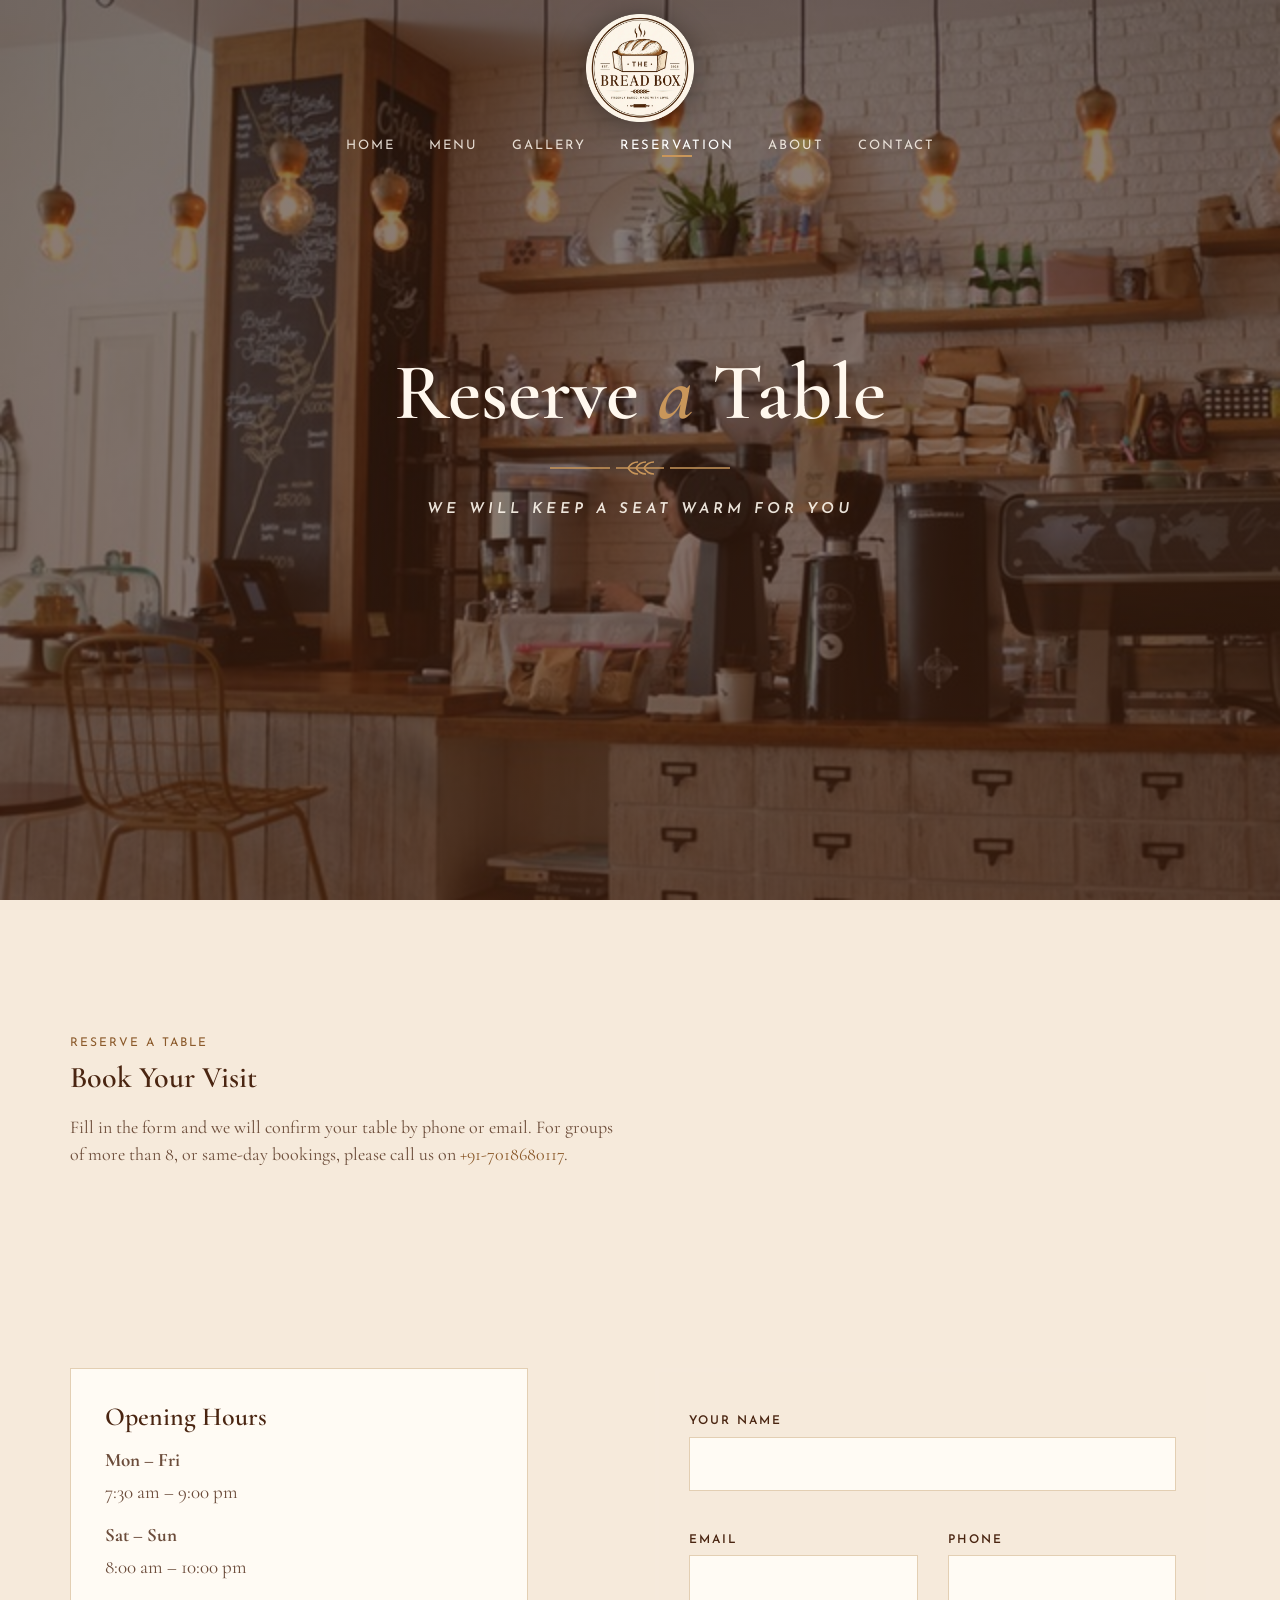
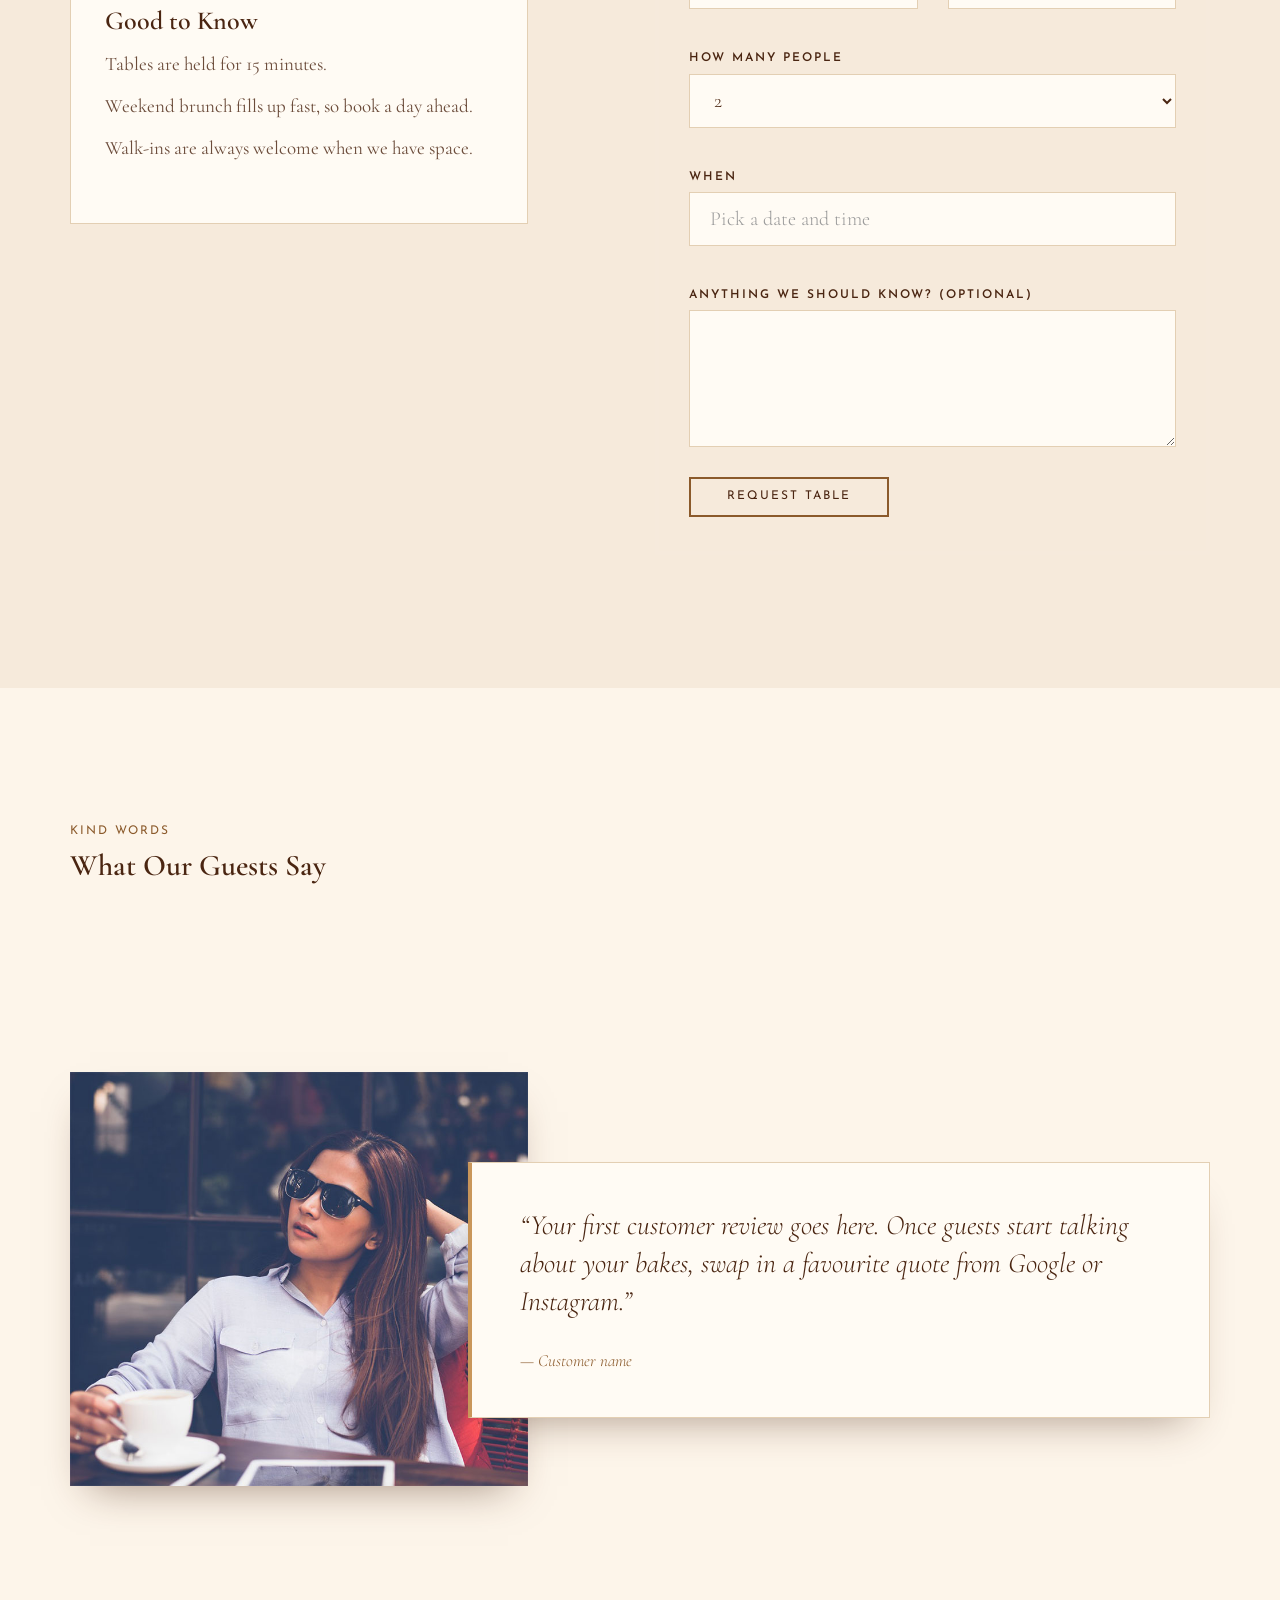
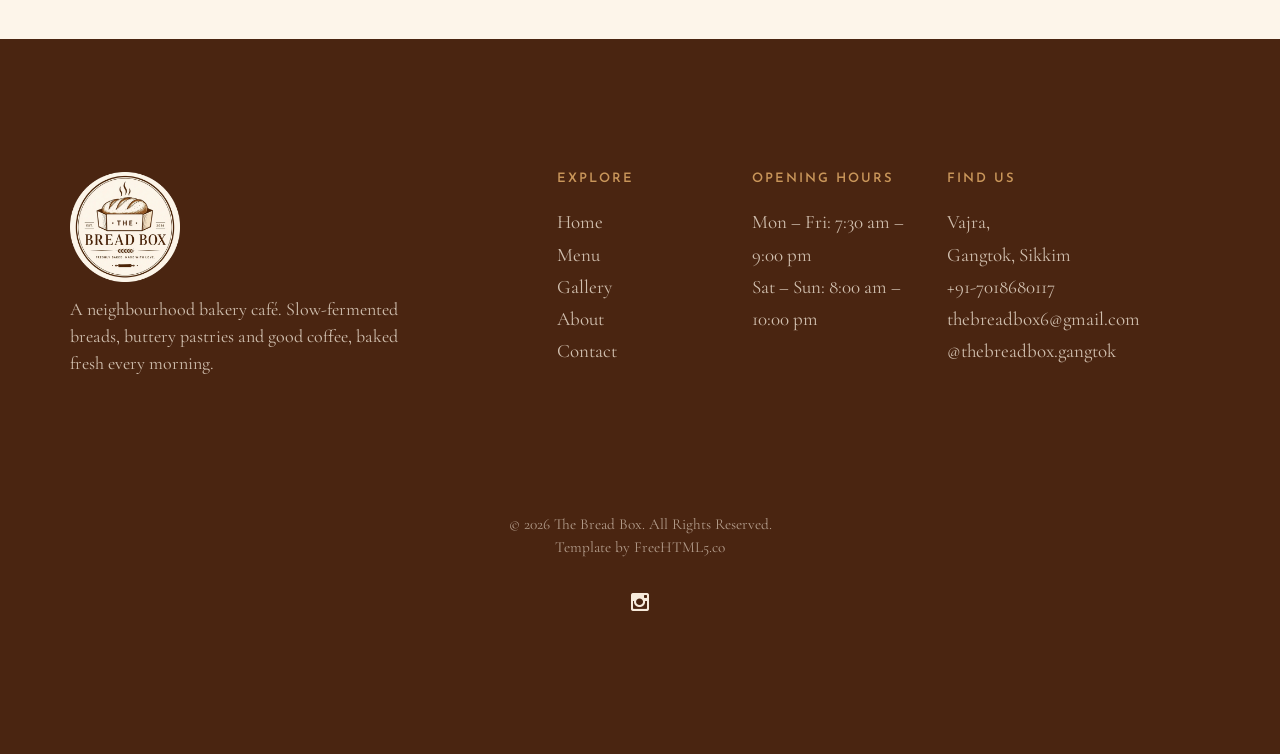
<file: reservation.html>
<!DOCTYPE HTML>
<html lang="en">
	<head>
	<meta charset="utf-8">
	<meta http-equiv="X-UA-Compatible" content="IE=edge">
	<title>Reserve a Table — The Bread Box</title>
	<meta name="viewport" content="width=device-width, initial-scale=1">
	<meta name="description" content="The Bread Box — a neighbourhood bakery café. Freshly baked breads, pastries and coffee, made with love." />
	<meta name="keywords" content="bakery, cafe, sourdough, croissant, coffee, The Bread Box" />
	<!-- Link preview for WhatsApp, Facebook, X, LinkedIn etc. -->
	<meta property="og:type" content="website"/>
	<meta property="og:site_name" content="The Bread Box"/>
	<meta property="og:title" content="Reserve a Table — The Bread Box"/>
	<meta property="og:description" content="Freshly baked breads, pastries and coffee in Vajra, Gangtok. Made with love."/>
	<meta property="og:url" content="https://thebreadboxx.com/reservation.html"/>
	<meta property="og:image" content="https://thebreadboxx.com/images/og-image.jpg"/>
	<meta property="og:image:secure_url" content="https://thebreadboxx.com/images/og-image.jpg"/>
	<meta property="og:image:type" content="image/jpeg"/>
	<meta property="og:image:width" content="1200"/>
	<meta property="og:image:height" content="630"/>
	<meta property="og:image:alt" content="The Bread Box logo: Freshly baked. Made with love."/>
	<meta property="og:locale" content="en_IN"/>
	<meta name="twitter:card" content="summary_large_image"/>
	<meta name="twitter:title" content="Reserve a Table — The Bread Box"/>
	<meta name="twitter:description" content="Freshly baked breads, pastries and coffee in Vajra, Gangtok."/>
	<meta name="twitter:image" content="https://thebreadboxx.com/images/og-image.jpg"/>
	<link rel="canonical" href="https://thebreadboxx.com/reservation.html"/>
	<link rel="apple-touch-icon" href="images/apple-touch-icon.png">
	<link rel="icon" type="image/png" href="images/favicon.png">

	<link href="https://fonts.googleapis.com/css?family=Cormorant+Garamond:300,300i,400,400i,500,600,600i,700&display=swap" rel="stylesheet">
	<link href="https://fonts.googleapis.com/css?family=Josefin+Sans:400,600&display=swap" rel="stylesheet">

	<link rel="stylesheet" href="css/animate.css">
	<link rel="stylesheet" href="css/icomoon.css">
	<link rel="stylesheet" href="css/bootstrap.css">
	<link rel="stylesheet" href="css/flexslider.css">
	<link rel="stylesheet" href="css/bootstrap-datetimepicker.min.css">
	<link rel="stylesheet" href="css/style.css">
	<!-- The Bread Box colours & fonts -->
	<link rel="stylesheet" href="css/breadbox.css">

	<script src="js/modernizr-2.6.2.min.js"></script>
	<!--[if lt IE 9]>
	<script src="js/respond.min.js"></script>
	<![endif]-->
	</head>
	<body>

	<div class="fh5co-loader"></div>

	<div id="page">
	<nav class="fh5co-nav" role="navigation">
			<div class="container">
				<div class="row">
					<div class="col-xs-12 text-center logo-wrap">
						<div id="fh5co-logo"><a href="index.html"><img src="images/logo.png" alt="The Bread Box — Freshly baked. Made with love."></a></div>
					</div>
					<div class="col-xs-12 text-center menu-1 menu-wrap">
						<ul>
							<li><a href="index.html">Home</a></li>
							<li><a href="menu.html">Menu</a></li>
							<li class="has-dropdown">
								<a href="gallery.html">Gallery</a>
								<ul class="dropdown">
									<li><a href="gallery.html">Breads</a></li>
									<li><a href="gallery.html">Pastries</a></li>
									<li><a href="gallery.html">Coffee</a></li>
								</ul>
							</li>
							<li class="active"><a href="reservation.html">Reservation</a></li>
							<li><a href="about.html">About</a></li>
							<li><a href="contact.html">Contact</a></li>
						</ul>
					</div>
				</div>
			</div>
	</nav>

	<header id="fh5co-header" class="fh5co-cover js-fullheight" role="banner" style="background-image: url(images/hero_1.jpeg);" data-stellar-background-ratio="0.5">
		<div class="overlay"></div>
		<div class="container">
			<div class="row">
				<div class="col-md-12 text-center">
					<div class="display-t js-fullheight">
						<div class="display-tc js-fullheight animate-box" data-animate-effect="fadeIn">
							<h1>Reserve <em>a</em> Table</h1>
							<span class="hero-rule"></span>
							<h2>We will keep a seat warm for you</h2>
						</div>
					</div>
				</div>
			</div>
		</div>
	</header>

	<div id="fh5co-reservation-form" class="fh5co-section">
		<div class="container">
			<div class="row">
				<div class="col-md-12 fh5co-heading animate-box">
					<span class="eyebrow">Reserve a table</span>
					<h2>Book Your Visit</h2>
					<div class="row">
						<div class="col-md-6">
							<p>Fill in the form and we will confirm your table by phone or email. For groups of more than 8, or same-day bookings, please call us on <a href="tel:+917018680117">+91-7018680117</a>.</p>
						</div>
					</div>
				</div>
				<div class="col-md-6 col-md-push-6 col-sm-6 col-sm-push-6">
					<form id="form-wrap" data-breadbox-form="reservation" data-success="Thank you! We have your request and will confirm your table shortly." novalidate>
						<input type="hidden" name="_subject" value="New table reservation — The Bread Box website">
						<input type="hidden" name="form" value="Reservation">
						<input type="text" name="_gotcha" class="hp-field" tabindex="-1" autocomplete="off">
						<div class="row form-group">
							<div class="col-md-12">
								<label for="name">Your Name</label>
								<input type="text" class="form-control" id="name" name="name" required>
							</div>
						</div>
						<div class="row form-group">
							<div class="col-md-6">
								<label for="email">Email</label>
								<input type="email" class="form-control" id="email" name="email" required>
							</div>
							<div class="col-md-6">
								<label for="phone">Phone</label>
								<input type="tel" class="form-control" id="phone" name="phone" required>
							</div>
						</div>
						<div class="row form-group">
							<div class="col-md-12">
								<label for="many">How Many People</label>
								<select name="guests" id="many" class="form-control custom_select">
									<option>1</option><option selected>2</option><option>3</option><option>4</option>
									<option>5</option><option>6</option><option>7</option><option>8</option>
								</select>
							</div>
						</div>
						<div class="row form-group">
							<div class="col-md-12">
								<label for="taskdatetime">When</label>
								<input type="text" name="date_time" id="taskdatetime" class="form-control" placeholder="Pick a date and time" required>
							</div>
						</div>
						<div class="row form-group">
							<div class="col-md-12">
								<label for="notes">Anything we should know? (optional)</label>
								<textarea name="notes" id="notes" rows="4" class="form-control" style="height:auto"></textarea>
							</div>
						</div>
						<div class="row form-group">
							<div class="col-md-12">
								<input type="submit" class="btn btn-primary btn-outline btn-lg" value="Request Table">
								<div class="form-status" role="status" aria-live="polite"></div>
							</div>
						</div>
					</form>
				</div>
				<div class="col-md-5 col-md-pull-6 col-sm-6 col-sm-pull-6 animate-box">
					<div class="contact-card">
						<h3>Opening Hours</h3>
						<ul><li><strong>Mon – Fri</strong><br>7:30 am – 9:00 pm</li><li><strong>Sat – Sun</strong><br>8:00 am – 10:00 pm</li></ul>
						<h3>Good to Know</h3>
						<ul>
							<li>Tables are held for 15 minutes.</li>
							<li>Weekend brunch fills up fast, so book a day ahead.</li>
							<li>Walk-ins are always welcome when we have space.</li>
						</ul>
					</div>
				</div>
			</div>
		</div>
	</div>

	<div id="fh5co-featured-testimony" class="fh5co-section">
		<div class="container">
			<div class="row">
				<div class="col-md-12 fh5co-heading animate-box">
					<span class="eyebrow">Kind words</span>
					<h2>What Our Guests Say</h2>
				</div>
				<div class="col-md-5 animate-box img-to-responsive" data-animate-effect="fadeInLeft">
					<img src="images/person_1.jpg" alt="A guest enjoying coffee">
				</div>
				<div class="col-md-7 animate-box" data-animate-effect="fadeInRight">
					<blockquote>
						<!-- Replace with a real review from one of your customers -->
						<p>&ldquo;Your first customer review goes here. Once guests start talking about your bakes, swap in a favourite quote from Google or Instagram.&rdquo;</p>
						<p class="author"><cite>&mdash; Customer name</cite></p>
					</blockquote>
				</div>
			</div>
		</div>
	</div>

	<footer id="fh5co-footer" role="contentinfo" class="fh5co-section">
		<div class="container">
			<div class="row row-pb-md">
				<div class="col-md-4 fh5co-widget">
					<img class="footer-logo" src="images/logo.png" alt="The Bread Box">
					<p>A neighbourhood bakery café. Slow-fermented breads, buttery pastries and good coffee, baked fresh every morning.</p>
				</div>
				<div class="col-md-2 col-md-push-1 fh5co-widget">
					<h4>Explore</h4>
					<ul class="fh5co-footer-links">
						<li><a href="index.html">Home</a></li>
						<li><a href="menu.html">Menu</a></li>
						<li><a href="gallery.html">Gallery</a></li>
						<li><a href="about.html">About</a></li>
						<li><a href="contact.html">Contact</a></li>
					</ul>
				</div>

				<div class="col-md-2 col-md-push-1 fh5co-widget">
					<h4>Opening Hours</h4>
					<ul class="fh5co-footer-links">
						<li>Mon – Fri: 7:30 am – 9:00 pm</li><li>Sat – Sun: 8:00 am – 10:00 pm</li>
					</ul>
				</div>

				<div class="col-md-4 col-md-push-1 fh5co-widget">
					<h4>Find Us</h4>
					<ul class="fh5co-footer-links">
						<li>Vajra,<br> Gangtok, Sikkim</li>
						<li><a href="tel:+917018680117">+91-7018680117</a></li>
						<li><a href="mailto:thebreadbox6@gmail.com">thebreadbox6@gmail.com</a></li>
						<li><a href="https://www.instagram.com/thebreadbox.gangtok/" target="_blank" rel="noopener">@thebreadbox.gangtok</a></li>
					</ul>
				</div>
			</div>

			<div class="row copyright">
				<div class="col-md-12 text-center">
					<p>
						<small class="block">&copy; <span class="js-year">2026</span> The Bread Box. All Rights Reserved.</small>
						<small class="block">Template by <a href="https://freehtml5.co/" target="_blank" rel="noopener">FreeHTML5.co</a></small>
					</p>
					<ul class="fh5co-social-icons">
						<li><a href="https://www.instagram.com/thebreadbox.gangtok/" target="_blank" rel="noopener" aria-label="The Bread Box on Instagram"><i class="icon-instagram"></i></a></li>
					</ul>
				</div>
			</div>
		</div>
	</footer>
	</div>

	<div class="gototop js-top">
		<a href="#" class="js-gotop"><i class="icon-arrow-up22"></i></a>
	</div>

	<script src="js/jquery.min.js"></script>
	<script src="js/jquery.easing.1.3.js"></script>
	<script src="js/bootstrap.min.js"></script>
	<script src="js/jquery.waypoints.min.js"></script>
	<script src="js/jquery.stellar.min.js"></script>
	<script src="js/jquery.flexslider-min.js"></script>
	<script src="js/moment.min.js"></script>
	<script src="js/bootstrap-datetimepicker.js"></script>
	<script src="js/forms.js"></script>
	<script src="js/main.js"></script>
	<script>document.querySelectorAll('.js-year').forEach(function(e){e.textContent=new Date().getFullYear();});</script>
	</body>
</html>
</file>
<file: css/icomoon.css>
@font-face {
    font-family: 'icomoon';
    src:    url('fonts/icomoon.eot?1oniuf');
    src:    url('fonts/icomoon.eot?1oniuf#iefix') format('embedded-opentype'),
        url('fonts/icomoon.ttf?1oniuf') format('truetype'),
        url('fonts/icomoon.woff?1oniuf') format('woff'),
        url('fonts/icomoon.svg?1oniuf#icomoon') format('svg');
    font-weight: normal;
    font-style: normal;
}

[class^="icon-"], [class*=" icon-"] {
    /* use !important to prevent issues with browser extensions that change fonts */
    font-family: 'icomoon' !important;
    speak: none;
    font-style: normal;
    font-weight: normal;
    font-variant: normal;
    text-transform: none;
    line-height: 1;

    /* Better Font Rendering =========== */
    -webkit-font-smoothing: antialiased;
    -moz-osx-font-smoothing: grayscale;
}

.icon-mobile:before {
    content: "\e000";
}
.icon-laptop:before {
    content: "\e001";
}
.icon-desktop:before {
    content: "\e002";
}
.icon-tablet:before {
    content: "\e003";
}
.icon-phone:before {
    content: "\e004";
}
.icon-document:before {
    content: "\e005";
}
.icon-documents:before {
    content: "\e006";
}
.icon-search:before {
    content: "\e007";
}
.icon-clipboard:before {
    content: "\e008";
}
.icon-newspaper:before {
    content: "\e009";
}
.icon-notebook:before {
    content: "\e00a";
}
.icon-book-open:before {
    content: "\e00b";
}
.icon-browser:before {
    content: "\e00c";
}
.icon-calendar:before {
    content: "\e00d";
}
.icon-presentation:before {
    content: "\e00e";
}
.icon-picture:before {
    content: "\e00f";
}
.icon-pictures:before {
    content: "\e010";
}
.icon-video:before {
    content: "\e011";
}
.icon-camera:before {
    content: "\e012";
}
.icon-printer:before {
    content: "\e013";
}
.icon-toolbox:before {
    content: "\e014";
}
.icon-briefcase:before {
    content: "\e015";
}
.icon-wallet:before {
    content: "\e016";
}
.icon-gift:before {
    content: "\e017";
}
.icon-bargraph:before {
    content: "\e018";
}
.icon-grid:before {
    content: "\e019";
}
.icon-expand:before {
    content: "\e01a";
}
.icon-focus:before {
    content: "\e01b";
}
.icon-edit:before {
    content: "\e01c";
}
.icon-adjustments:before {
    content: "\e01d";
}
.icon-ribbon:before {
    content: "\e01e";
}
.icon-hourglass:before {
    content: "\e01f";
}
.icon-lock:before {
    content: "\e020";
}
.icon-megaphone:before {
    content: "\e021";
}
.icon-shield:before {
    content: "\e022";
}
.icon-trophy:before {
    content: "\e023";
}
.icon-flag:before {
    content: "\e024";
}
.icon-map:before {
    content: "\e025";
}
.icon-puzzle:before {
    content: "\e026";
}
.icon-basket:before {
    content: "\e027";
}
.icon-envelope:before {
    content: "\e028";
}
.icon-streetsign:before {
    content: "\e029";
}
.icon-telescope:before {
    content: "\e02a";
}
.icon-gears:before {
    content: "\e02b";
}
.icon-key:before {
    content: "\e02c";
}
.icon-paperclip:before {
    content: "\e02d";
}
.icon-attachment:before {
    content: "\e02e";
}
.icon-pricetags:before {
    content: "\e02f";
}
.icon-lightbulb:before {
    content: "\e030";
}
.icon-layers:before {
    content: "\e031";
}
.icon-pencil:before {
    content: "\e032";
}
.icon-tools:before {
    content: "\e033";
}
.icon-tools-2:before {
    content: "\e034";
}
.icon-scissors:before {
    content: "\e035";
}
.icon-paintbrush:before {
    content: "\e036";
}
.icon-magnifying-glass:before {
    content: "\e037";
}
.icon-circle-compass:before {
    content: "\e038";
}
.icon-linegraph:before {
    content: "\e039";
}
.icon-mic:before {
    content: "\e03a";
}
.icon-strategy:before {
    content: "\e03b";
}
.icon-beaker:before {
    content: "\e03c";
}
.icon-caution:before {
    content: "\e03d";
}
.icon-recycle:before {
    content: "\e03e";
}
.icon-anchor:before {
    content: "\e03f";
}
.icon-profile-male:before {
    content: "\e040";
}
.icon-profile-female:before {
    content: "\e041";
}
.icon-bike:before {
    content: "\e042";
}
.icon-wine:before {
    content: "\e043";
}
.icon-hotairballoon:before {
    content: "\e044";
}
.icon-globe:before {
    content: "\e045";
}
.icon-genius:before {
    content: "\e046";
}
.icon-map-pin:before {
    content: "\e047";
}
.icon-dial:before {
    content: "\e048";
}
.icon-chat:before {
    content: "\e049";
}
.icon-heart:before {
    content: "\e04a";
}
.icon-cloud:before {
    content: "\e04b";
}
.icon-upload:before {
    content: "\e04c";
}
.icon-download:before {
    content: "\e04d";
}
.icon-target:before {
    content: "\e04e";
}
.icon-hazardous:before {
    content: "\e04f";
}
.icon-piechart:before {
    content: "\e050";
}
.icon-speedometer:before {
    content: "\e051";
}
.icon-global:before {
    content: "\e052";
}
.icon-compass:before {
    content: "\e053";
}
.icon-lifesaver:before {
    content: "\e054";
}
.icon-clock:before {
    content: "\e055";
}
.icon-aperture:before {
    content: "\e056";
}
.icon-quote:before {
    content: "\e057";
}
.icon-scope:before {
    content: "\e058";
}
.icon-alarmclock:before {
    content: "\e059";
}
.icon-refresh:before {
    content: "\e05a";
}
.icon-happy:before {
    content: "\e05b";
}
.icon-sad:before {
    content: "\e05c";
}
.icon-facebook:before {
    content: "\e05d";
}
.icon-twitter:before {
    content: "\e05e";
}
.icon-googleplus:before {
    content: "\e05f";
}
.icon-rss:before {
    content: "\e060";
}
.icon-tumblr:before {
    content: "\e061";
}
.icon-linkedin:before {
    content: "\e062";
}
.icon-dribbble:before {
    content: "\e063";
}
.icon-box2:before {
    content: "\ea82";
}
.icon-write:before {
    content: "\ea83";
}
.icon-clock2:before {
    content: "\ea84";
}
.icon-reply2:before {
    content: "\ea85";
}
.icon-reply-all2:before {
    content: "\ea86";
}
.icon-forward2:before {
    content: "\ea87";
}
.icon-flag2:before {
    content: "\ea88";
}
.icon-search2:before {
    content: "\ea89";
}
.icon-trash2:before {
    content: "\ea8a";
}
.icon-envelope2:before {
    content: "\ea8b";
}
.icon-bubble:before {
    content: "\ea8c";
}
.icon-bubbles:before {
    content: "\ea8d";
}
.icon-user2:before {
    content: "\ea8e";
}
.icon-users2:before {
    content: "\ea8f";
}
.icon-cloud2:before {
    content: "\ea90";
}
.icon-download2:before {
    content: "\ea91";
}
.icon-upload2:before {
    content: "\ea92";
}
.icon-rain:before {
    content: "\ea93";
}
.icon-sun:before {
    content: "\ea94";
}
.icon-moon2:before {
    content: "\ea95";
}
.icon-bell2:before {
    content: "\ea96";
}
.icon-folder2:before {
    content: "\ea97";
}
.icon-pin2:before {
    content: "\ea98";
}
.icon-sound2:before {
    content: "\ea99";
}
.icon-microphone:before {
    content: "\ea9a";
}
.icon-camera2:before {
    content: "\ea9b";
}
.icon-image2:before {
    content: "\ea9c";
}
.icon-cog2:before {
    content: "\ea9d";
}
.icon-calendar2:before {
    content: "\ea9e";
}
.icon-book2:before {
    content: "\ea9f";
}
.icon-map-marker:before {
    content: "\eaa0";
}
.icon-store:before {
    content: "\eaa1";
}
.icon-support:before {
    content: "\eaa2";
}
.icon-tag2:before {
    content: "\eaa3";
}
.icon-heart2:before {
    content: "\eaa4";
}
.icon-video-camera:before {
    content: "\eaa5";
}
.icon-trophy2:before {
    content: "\eaa6";
}
.icon-cart:before {
    content: "\eaa7";
}
.icon-eye2:before {
    content: "\eaa8";
}
.icon-cancel:before {
    content: "\eaa9";
}
.icon-chart:before {
    content: "\eaaa";
}
.icon-target2:before {
    content: "\eaab";
}
.icon-printer2:before {
    content: "\eaac";
}
.icon-location2:before {
    content: "\eaad";
}
.icon-bookmark2:before {
    content: "\eaae";
}
.icon-monitor:before {
    content: "\eaaf";
}
.icon-cross2:before {
    content: "\eab0";
}
.icon-plus2:before {
    content: "\eab1";
}
.icon-left:before {
    content: "\eab2";
}
.icon-up:before {
    content: "\eab3";
}
.icon-browser2:before {
    content: "\eab4";
}
.icon-windows:before {
    content: "\eab5";
}
.icon-switch2:before {
    content: "\eab6";
}
.icon-dashboard:before {
    content: "\eab7";
}
.icon-play:before {
    content: "\eab8";
}
.icon-fast-forward:before {
    content: "\eab9";
}
.icon-next:before {
    content: "\eaba";
}
.icon-refresh2:before {
    content: "\eabb";
}
.icon-film:before {
    content: "\eabc";
}
.icon-home2:before {
    content: "\eabd";
}
.icon-add-to-list:before {
    content: "\e901";
}
.icon-classic-computer:before {
    content: "\e902";
}
.icon-controller-fast-backward:before {
    content: "\e903";
}
.icon-creative-commons-attribution:before {
    content: "\e904";
}
.icon-creative-commons-noderivs:before {
    content: "\e905";
}
.icon-creative-commons-noncommercial-eu:before {
    content: "\e906";
}
.icon-creative-commons-noncommercial-us:before {
    content: "\e907";
}
.icon-creative-commons-public-domain:before {
    content: "\e908";
}
.icon-creative-commons-remix:before {
    content: "\e909";
}
.icon-creative-commons-share:before {
    content: "\e90a";
}
.icon-creative-commons-sharealike:before {
    content: "\e90b";
}
.icon-creative-commons:before {
    content: "\e90c";
}
.icon-document-landscape:before {
    content: "\e90d";
}
.icon-remove-user:before {
    content: "\e90e";
}
.icon-warning:before {
    content: "\e90f";
}
.icon-arrow-bold-down:before {
    content: "\e910";
}
.icon-arrow-bold-left:before {
    content: "\e911";
}
.icon-arrow-bold-right:before {
    content: "\e912";
}
.icon-arrow-bold-up:before {
    content: "\e913";
}
.icon-arrow-down:before {
    content: "\e914";
}
.icon-arrow-left:before {
    content: "\e915";
}
.icon-arrow-long-down:before {
    content: "\e916";
}
.icon-arrow-long-left:before {
    content: "\e917";
}
.icon-arrow-long-right:before {
    content: "\e918";
}
.icon-arrow-long-up:before {
    content: "\e919";
}
.icon-arrow-right:before {
    content: "\e91a";
}
.icon-arrow-up:before {
    content: "\e91b";
}
.icon-arrow-with-circle-down:before {
    content: "\e91c";
}
.icon-arrow-with-circle-left:before {
    content: "\e91d";
}
.icon-arrow-with-circle-right:before {
    content: "\e91e";
}
.icon-arrow-with-circle-up:before {
    content: "\e91f";
}
.icon-bookmark:before {
    content: "\e920";
}
.icon-bookmarks:before {
    content: "\e921";
}
.icon-chevron-down:before {
    content: "\e922";
}
.icon-chevron-left:before {
    content: "\e923";
}
.icon-chevron-right:before {
    content: "\e924";
}
.icon-chevron-small-down:before {
    content: "\e925";
}
.icon-chevron-small-left:before {
    content: "\e926";
}
.icon-chevron-small-right:before {
    content: "\e927";
}
.icon-chevron-small-up:before {
    content: "\e928";
}
.icon-chevron-thin-down:before {
    content: "\e929";
}
.icon-chevron-thin-left:before {
    content: "\e92a";
}
.icon-chevron-thin-right:before {
    content: "\e92b";
}
.icon-chevron-thin-up:before {
    content: "\e92c";
}
.icon-chevron-up:before {
    content: "\e92d";
}
.icon-chevron-with-circle-down:before {
    content: "\e92e";
}
.icon-chevron-with-circle-left:before {
    content: "\e92f";
}
.icon-chevron-with-circle-right:before {
    content: "\e930";
}
.icon-chevron-with-circle-up:before {
    content: "\e931";
}
.icon-cloud3:before {
    content: "\e932";
}
.icon-controller-fast-forward:before {
    content: "\e933";
}
.icon-controller-jump-to-start:before {
    content: "\e934";
}
.icon-controller-next:before {
    content: "\e935";
}
.icon-controller-paus:before {
    content: "\e936";
}
.icon-controller-play:before {
    content: "\e937";
}
.icon-controller-record:before {
    content: "\e938";
}
.icon-controller-stop:before {
    content: "\e939";
}
.icon-controller-volume:before {
    content: "\e93a";
}
.icon-dot-single:before {
    content: "\e93b";
}
.icon-dots-three-horizontal:before {
    content: "\e93c";
}
.icon-dots-three-vertical:before {
    content: "\e93d";
}
.icon-dots-two-horizontal:before {
    content: "\e93e";
}
.icon-dots-two-vertical:before {
    content: "\e93f";
}
.icon-download3:before {
    content: "\e940";
}
.icon-emoji-flirt:before {
    content: "\e941";
}
.icon-flow-branch:before {
    content: "\e942";
}
.icon-flow-cascade:before {
    content: "\e943";
}
.icon-flow-line:before {
    content: "\e944";
}
.icon-flow-parallel:before {
    content: "\e945";
}
.icon-flow-tree:before {
    content: "\e946";
}
.icon-install:before {
    content: "\e947";
}
.icon-layers2:before {
    content: "\e948";
}
.icon-open-book:before {
    content: "\e949";
}
.icon-resize-100:before {
    content: "\e94a";
}
.icon-resize-full-screen:before {
    content: "\e94b";
}
.icon-save:before {
    content: "\e94c";
}
.icon-select-arrows:before {
    content: "\e94d";
}
.icon-sound-mute:before {
    content: "\e94e";
}
.icon-sound:before {
    content: "\e94f";
}
.icon-trash:before {
    content: "\e950";
}
.icon-triangle-down:before {
    content: "\e951";
}
.icon-triangle-left:before {
    content: "\e952";
}
.icon-triangle-right:before {
    content: "\e953";
}
.icon-triangle-up:before {
    content: "\e954";
}
.icon-uninstall:before {
    content: "\e955";
}
.icon-upload-to-cloud:before {
    content: "\e956";
}
.icon-upload3:before {
    content: "\e957";
}
.icon-add-user:before {
    content: "\e958";
}
.icon-address:before {
    content: "\e959";
}
.icon-adjust:before {
    content: "\e95a";
}
.icon-air:before {
    content: "\e95b";
}
.icon-aircraft-landing:before {
    content: "\e95c";
}
.icon-aircraft-take-off:before {
    content: "\e95d";
}
.icon-aircraft:before {
    content: "\e95e";
}
.icon-align-bottom:before {
    content: "\e95f";
}
.icon-align-horizontal-middle:before {
    content: "\e960";
}
.icon-align-left:before {
    content: "\e961";
}
.icon-align-right:before {
    content: "\e962";
}
.icon-align-top:before {
    content: "\e963";
}
.icon-align-vertical-middle:before {
    content: "\e964";
}
.icon-archive:before {
    content: "\e965";
}
.icon-area-graph:before {
    content: "\e966";
}
.icon-attachment2:before {
    content: "\e967";
}
.icon-awareness-ribbon:before {
    content: "\e968";
}
.icon-back-in-time:before {
    content: "\e969";
}
.icon-back:before {
    content: "\e96a";
}
.icon-bar-graph:before {
    content: "\e96b";
}
.icon-battery:before {
    content: "\e96c";
}
.icon-beamed-note:before {
    content: "\e96d";
}
.icon-bell:before {
    content: "\e96e";
}
.icon-blackboard:before {
    content: "\e96f";
}
.icon-block:before {
    content: "\e970";
}
.icon-book:before {
    content: "\e971";
}
.icon-bowl:before {
    content: "\e972";
}
.icon-box:before {
    content: "\e973";
}
.icon-briefcase2:before {
    content: "\e974";
}
.icon-browser3:before {
    content: "\e975";
}
.icon-brush:before {
    content: "\e976";
}
.icon-bucket:before {
    content: "\e977";
}
.icon-cake:before {
    content: "\e978";
}
.icon-calculator:before {
    content: "\e979";
}
.icon-calendar3:before {
    content: "\e97a";
}
.icon-camera3:before {
    content: "\e97b";
}
.icon-ccw:before {
    content: "\e97c";
}
.icon-chat2:before {
    content: "\e97d";
}
.icon-check:before {
    content: "\e97e";
}
.icon-circle-with-cross:before {
    content: "\e97f";
}
.icon-circle-with-minus:before {
    content: "\e980";
}
.icon-circle-with-plus:before {
    content: "\e981";
}
.icon-circle:before {
    content: "\e982";
}
.icon-circular-graph:before {
    content: "\e983";
}
.icon-clapperboard:before {
    content: "\e984";
}
.icon-clipboard2:before {
    content: "\e985";
}
.icon-clock3:before {
    content: "\e986";
}
.icon-code:before {
    content: "\e987";
}
.icon-cog:before {
    content: "\e988";
}
.icon-colours:before {
    content: "\e989";
}
.icon-compass2:before {
    content: "\e98a";
}
.icon-copy:before {
    content: "\e98b";
}
.icon-credit-card:before {
    content: "\e98c";
}
.icon-credit:before {
    content: "\e98d";
}
.icon-cross:before {
    content: "\e98e";
}
.icon-cup:before {
    content: "\e98f";
}
.icon-cw:before {
    content: "\e990";
}
.icon-cycle:before {
    content: "\e991";
}
.icon-database:before {
    content: "\e992";
}
.icon-dial-pad:before {
    content: "\e993";
}
.icon-direction:before {
    content: "\e994";
}
.icon-document2:before {
    content: "\e995";
}
.icon-documents2:before {
    content: "\e996";
}
.icon-drink:before {
    content: "\e997";
}
.icon-drive:before {
    content: "\e998";
}
.icon-drop:before {
    content: "\e999";
}
.icon-edit2:before {
    content: "\e99a";
}
.icon-email:before {
    content: "\e99b";
}
.icon-emoji-happy:before {
    content: "\e99c";
}
.icon-emoji-neutral:before {
    content: "\e99d";
}
.icon-emoji-sad:before {
    content: "\e99e";
}
.icon-erase:before {
    content: "\e99f";
}
.icon-eraser:before {
    content: "\e9a0";
}
.icon-export:before {
    content: "\e9a1";
}
.icon-eye:before {
    content: "\e9a2";
}
.icon-feather:before {
    content: "\e9a3";
}
.icon-flag3:before {
    content: "\e9a4";
}
.icon-flash:before {
    content: "\e9a5";
}
.icon-flashlight:before {
    content: "\e9a6";
}
.icon-flat-brush:before {
    content: "\e9a7";
}
.icon-folder-images:before {
    content: "\e9a8";
}
.icon-folder-music:before {
    content: "\e9a9";
}
.icon-folder-video:before {
    content: "\e9aa";
}
.icon-folder:before {
    content: "\e9ab";
}
.icon-forward:before {
    content: "\e9ac";
}
.icon-funnel:before {
    content: "\e9ad";
}
.icon-game-controller:before {
    content: "\e9ae";
}
.icon-gauge:before {
    content: "\e9af";
}
.icon-globe2:before {
    content: "\e9b0";
}
.icon-graduation-cap:before {
    content: "\e9b1";
}
.icon-grid2:before {
    content: "\e9b2";
}
.icon-hair-cross:before {
    content: "\e9b3";
}
.icon-hand:before {
    content: "\e9b4";
}
.icon-heart-outlined:before {
    content: "\e9b5";
}
.icon-heart3:before {
    content: "\e9b6";
}
.icon-help-with-circle:before {
    content: "\e9b7";
}
.icon-help:before {
    content: "\e9b8";
}
.icon-home:before {
    content: "\e9b9";
}
.icon-hour-glass:before {
    content: "\e9ba";
}
.icon-image-inverted:before {
    content: "\e9bb";
}
.icon-image:before {
    content: "\e9bc";
}
.icon-images:before {
    content: "\e9bd";
}
.icon-inbox:before {
    content: "\e9be";
}
.icon-infinity:before {
    content: "\e9bf";
}
.icon-info-with-circle:before {
    content: "\e9c0";
}
.icon-info:before {
    content: "\e9c1";
}
.icon-key2:before {
    content: "\e9c2";
}
.icon-keyboard:before {
    content: "\e9c3";
}
.icon-lab-flask:before {
    content: "\e9c4";
}
.icon-landline:before {
    content: "\e9c5";
}
.icon-language:before {
    content: "\e9c6";
}
.icon-laptop2:before {
    content: "\e9c7";
}
.icon-leaf:before {
    content: "\e9c8";
}
.icon-level-down:before {
    content: "\e9c9";
}
.icon-level-up:before {
    content: "\e9ca";
}
.icon-lifebuoy:before {
    content: "\e9cb";
}
.icon-light-bulb:before {
    content: "\e9cc";
}
.icon-light-down:before {
    content: "\e9cd";
}
.icon-light-up:before {
    content: "\e9ce";
}
.icon-line-graph:before {
    content: "\e9cf";
}
.icon-link:before {
    content: "\e9d0";
}
.icon-list:before {
    content: "\e9d1";
}
.icon-location-pin:before {
    content: "\e9d2";
}
.icon-location:before {
    content: "\e9d3";
}
.icon-lock-open:before {
    content: "\e9d4";
}
.icon-lock2:before {
    content: "\e9d5";
}
.icon-log-out:before {
    content: "\e9d6";
}
.icon-login:before {
    content: "\e9d7";
}
.icon-loop:before {
    content: "\e9d8";
}
.icon-magnet:before {
    content: "\e9d9";
}
.icon-magnifying-glass2:before {
    content: "\e9da";
}
.icon-mail:before {
    content: "\e9db";
}
.icon-man:before {
    content: "\e9dc";
}
.icon-map2:before {
    content: "\e9dd";
}
.icon-mask:before {
    content: "\e9de";
}
.icon-medal:before {
    content: "\e9df";
}
.icon-megaphone2:before {
    content: "\e9e0";
}
.icon-menu:before {
    content: "\e9e1";
}
.icon-message:before {
    content: "\e9e2";
}
.icon-mic2:before {
    content: "\e9e3";
}
.icon-minus:before {
    content: "\e9e4";
}
.icon-mobile2:before {
    content: "\e9e5";
}
.icon-modern-mic:before {
    content: "\e9e6";
}
.icon-moon:before {
    content: "\e9e7";
}
.icon-mouse:before {
    content: "\e9e8";
}
.icon-music:before {
    content: "\e9e9";
}
.icon-network:before {
    content: "\e9ea";
}
.icon-new-message:before {
    content: "\e9eb";
}
.icon-new:before {
    content: "\e9ec";
}
.icon-news:before {
    content: "\e9ed";
}
.icon-note:before {
    content: "\e9ee";
}
.icon-notification:before {
    content: "\e9ef";
}
.icon-old-mobile:before {
    content: "\e9f0";
}
.icon-old-phone:before {
    content: "\e9f1";
}
.icon-palette:before {
    content: "\e9f2";
}
.icon-paper-plane:before {
    content: "\e9f3";
}
.icon-pencil2:before {
    content: "\e9f4";
}
.icon-phone2:before {
    content: "\e9f5";
}
.icon-pie-chart:before {
    content: "\e9f6";
}
.icon-pin:before {
    content: "\e9f7";
}
.icon-plus:before {
    content: "\e9f8";
}
.icon-popup:before {
    content: "\e9f9";
}
.icon-power-plug:before {
    content: "\e9fa";
}
.icon-price-ribbon:before {
    content: "\e9fb";
}
.icon-price-tag:before {
    content: "\e9fc";
}
.icon-print:before {
    content: "\e9fd";
}
.icon-progress-empty:before {
    content: "\e9fe";
}
.icon-progress-full:before {
    content: "\e9ff";
}
.icon-progress-one:before {
    content: "\ea00";
}
.icon-progress-two:before {
    content: "\ea01";
}
.icon-publish:before {
    content: "\ea02";
}
.icon-quote2:before {
    content: "\ea03";
}
.icon-radio:before {
    content: "\ea04";
}
.icon-reply-all:before {
    content: "\ea05";
}
.icon-reply:before {
    content: "\ea06";
}
.icon-retweet:before {
    content: "\ea07";
}
.icon-rocket:before {
    content: "\ea08";
}
.icon-round-brush:before {
    content: "\ea09";
}
.icon-rss2:before {
    content: "\ea0a";
}
.icon-ruler:before {
    content: "\ea0b";
}
.icon-scissors2:before {
    content: "\ea0c";
}
.icon-share-alternitive:before {
    content: "\ea0d";
}
.icon-share:before {
    content: "\ea0e";
}
.icon-shareable:before {
    content: "\ea0f";
}
.icon-shield2:before {
    content: "\ea10";
}
.icon-shop:before {
    content: "\ea11";
}
.icon-shopping-bag:before {
    content: "\ea12";
}
.icon-shopping-basket:before {
    content: "\ea13";
}
.icon-shopping-cart:before {
    content: "\ea14";
}
.icon-shuffle:before {
    content: "\ea15";
}
.icon-signal:before {
    content: "\ea16";
}
.icon-sound-mix:before {
    content: "\ea17";
}
.icon-sports-club:before {
    content: "\ea18";
}
.icon-spreadsheet:before {
    content: "\ea19";
}
.icon-squared-cross:before {
    content: "\ea1a";
}
.icon-squared-minus:before {
    content: "\ea1b";
}
.icon-squared-plus:before {
    content: "\ea1c";
}
.icon-star-outlined:before {
    content: "\ea1d";
}
.icon-star:before {
    content: "\ea1e";
}
.icon-stopwatch:before {
    content: "\ea1f";
}
.icon-suitcase:before {
    content: "\ea20";
}
.icon-swap:before {
    content: "\ea21";
}
.icon-sweden:before {
    content: "\ea22";
}
.icon-switch:before {
    content: "\ea23";
}
.icon-tablet2:before {
    content: "\ea24";
}
.icon-tag:before {
    content: "\ea25";
}
.icon-text-document-inverted:before {
    content: "\ea26";
}
.icon-text-document:before {
    content: "\ea27";
}
.icon-text:before {
    content: "\ea28";
}
.icon-thermometer:before {
    content: "\ea29";
}
.icon-thumbs-down:before {
    content: "\ea2a";
}
.icon-thumbs-up:before {
    content: "\ea2b";
}
.icon-thunder-cloud:before {
    content: "\ea2c";
}
.icon-ticket:before {
    content: "\ea2d";
}
.icon-time-slot:before {
    content: "\ea2e";
}
.icon-tools2:before {
    content: "\ea2f";
}
.icon-traffic-cone:before {
    content: "\ea30";
}
.icon-tree:before {
    content: "\ea31";
}
.icon-trophy3:before {
    content: "\ea32";
}
.icon-tv:before {
    content: "\ea33";
}
.icon-typing:before {
    content: "\ea34";
}
.icon-unread:before {
    content: "\ea35";
}
.icon-untag:before {
    content: "\ea36";
}
.icon-user:before {
    content: "\ea37";
}
.icon-users:before {
    content: "\ea38";
}
.icon-v-card:before {
    content: "\ea39";
}
.icon-video2:before {
    content: "\ea3a";
}
.icon-vinyl:before {
    content: "\ea3b";
}
.icon-voicemail:before {
    content: "\ea3c";
}
.icon-wallet2:before {
    content: "\ea3d";
}
.icon-water:before {
    content: "\ea3e";
}
.icon-500px-with-circle:before {
    content: "\ea3f";
}
.icon-500px:before {
    content: "\ea40";
}
.icon-basecamp:before {
    content: "\ea41";
}
.icon-behance:before {
    content: "\ea42";
}
.icon-creative-cloud:before {
    content: "\ea43";
}
.icon-dropbox:before {
    content: "\ea44";
}
.icon-evernote:before {
    content: "\ea45";
}
.icon-flattr:before {
    content: "\ea46";
}
.icon-foursquare:before {
    content: "\ea47";
}
.icon-google-drive:before {
    content: "\ea48";
}
.icon-google-hangouts:before {
    content: "\ea49";
}
.icon-grooveshark:before {
    content: "\ea4a";
}
.icon-icloud:before {
    content: "\ea4b";
}
.icon-mixi:before {
    content: "\ea4c";
}
.icon-onedrive:before {
    content: "\ea4d";
}
.icon-paypal:before {
    content: "\ea4e";
}
.icon-picasa:before {
    content: "\ea4f";
}
.icon-qq:before {
    content: "\ea50";
}
.icon-rdio-with-circle:before {
    content: "\ea51";
}
.icon-renren:before {
    content: "\ea52";
}
.icon-scribd:before {
    content: "\ea53";
}
.icon-sina-weibo:before {
    content: "\ea54";
}
.icon-skype-with-circle:before {
    content: "\ea55";
}
.icon-skype:before {
    content: "\ea56";
}
.icon-slideshare:before {
    content: "\ea57";
}
.icon-smashing:before {
    content: "\ea58";
}
.icon-soundcloud:before {
    content: "\ea59";
}
.icon-spotify-with-circle:before {
    content: "\ea5a";
}
.icon-spotify:before {
    content: "\ea5b";
}
.icon-swarm:before {
    content: "\ea5c";
}
.icon-vine-with-circle:before {
    content: "\ea5d";
}
.icon-vine:before {
    content: "\ea5e";
}
.icon-vk-alternitive:before {
    content: "\ea5f";
}
.icon-vk-with-circle:before {
    content: "\ea60";
}
.icon-vk:before {
    content: "\ea61";
}
.icon-xing-with-circle:before {
    content: "\ea62";
}
.icon-xing:before {
    content: "\ea63";
}
.icon-yelp:before {
    content: "\ea64";
}
.icon-dribbble-with-circle:before {
    content: "\ea65";
}
.icon-dribbble2:before {
    content: "\ea66";
}
.icon-facebook-with-circle:before {
    content: "\ea67";
}
.icon-facebook2:before {
    content: "\ea68";
}
.icon-flickr-with-circle:before {
    content: "\ea69";
}
.icon-flickr:before {
    content: "\ea6a";
}
.icon-github-with-circle:before {
    content: "\ea6b";
}
.icon-github:before {
    content: "\ea6c";
}
.icon-google-with-circle:before {
    content: "\ea6d";
}
.icon-google:before {
    content: "\ea6e";
}
.icon-instagram-with-circle:before {
    content: "\ea6f";
}
.icon-instagram:before {
    content: "\ea70";
}
.icon-lastfm-with-circle:before {
    content: "\ea71";
}
.icon-lastfm:before {
    content: "\ea72";
}
.icon-linkedin-with-circle:before {
    content: "\ea73";
}
.icon-linkedin2:before {
    content: "\ea74";
}
.icon-pinterest-with-circle:before {
    content: "\ea75";
}
.icon-pinterest:before {
    content: "\ea76";
}
.icon-rdio:before {
    content: "\ea77";
}
.icon-stumbleupon-with-circle:before {
    content: "\ea78";
}
.icon-stumbleupon:before {
    content: "\ea79";
}
.icon-tumblr-with-circle:before {
    content: "\ea7a";
}
.icon-tumblr2:before {
    content: "\ea7b";
}
.icon-twitter-with-circle:before {
    content: "\ea7c";
}
.icon-twitter2:before {
    content: "\ea7d";
}
.icon-vimeo-with-circle:before {
    content: "\ea7e";
}
.icon-vimeo:before {
    content: "\ea7f";
}
.icon-youtube-with-circle:before {
    content: "\ea80";
}
.icon-youtube:before {
    content: "\ea81";
}
.icon-home3:before {
    content: "\eabe";
}
.icon-home22:before {
    content: "\eabf";
}
.icon-home32:before {
    content: "\eac0";
}
.icon-office:before {
    content: "\eac1";
}
.icon-newspaper2:before {
    content: "\eac2";
}
.icon-pencil3:before {
    content: "\eac3";
}
.icon-pencil22:before {
    content: "\eac4";
}
.icon-quill:before {
    content: "\eac5";
}
.icon-pen:before {
    content: "\eac6";
}
.icon-blog:before {
    content: "\eac7";
}
.icon-eyedropper:before {
    content: "\eac8";
}
.icon-droplet:before {
    content: "\eac9";
}
.icon-paint-format:before {
    content: "\eaca";
}
.icon-image3:before {
    content: "\eacb";
}
.icon-images2:before {
    content: "\eacc";
}
.icon-camera4:before {
    content: "\eacd";
}
.icon-headphones:before {
    content: "\eace";
}
.icon-music2:before {
    content: "\eacf";
}
.icon-play2:before {
    content: "\ead0";
}
.icon-film2:before {
    content: "\ead1";
}
.icon-video-camera2:before {
    content: "\ead2";
}
.icon-dice:before {
    content: "\ead3";
}
.icon-pacman:before {
    content: "\ead4";
}
.icon-spades:before {
    content: "\ead5";
}
.icon-clubs:before {
    content: "\ead6";
}
.icon-diamonds:before {
    content: "\ead7";
}
.icon-bullhorn:before {
    content: "\ead8";
}
.icon-connection:before {
    content: "\ead9";
}
.icon-podcast:before {
    content: "\eada";
}
.icon-feed:before {
    content: "\eadb";
}
.icon-mic3:before {
    content: "\eadc";
}
.icon-book3:before {
    content: "\eadd";
}
.icon-books:before {
    content: "\eade";
}
.icon-library:before {
    content: "\eadf";
}
.icon-file-text:before {
    content: "\eae0";
}
.icon-profile:before {
    content: "\eae1";
}
.icon-file-empty:before {
    content: "\eae2";
}
.icon-files-empty:before {
    content: "\eae3";
}
.icon-file-text2:before {
    content: "\eae4";
}
.icon-file-picture:before {
    content: "\eae5";
}
.icon-file-music:before {
    content: "\eae6";
}
.icon-file-play:before {
    content: "\eae7";
}
.icon-file-video:before {
    content: "\eae8";
}
.icon-file-zip:before {
    content: "\eae9";
}
.icon-copy2:before {
    content: "\eaea";
}
.icon-paste:before {
    content: "\eaeb";
}
.icon-stack:before {
    content: "\eaec";
}
.icon-folder3:before {
    content: "\eaed";
}
.icon-folder-open:before {
    content: "\eaee";
}
.icon-folder-plus:before {
    content: "\eaef";
}
.icon-folder-minus:before {
    content: "\eaf0";
}
.icon-folder-download:before {
    content: "\eaf1";
}
.icon-folder-upload:before {
    content: "\eaf2";
}
.icon-price-tag2:before {
    content: "\eaf3";
}
.icon-price-tags:before {
    content: "\eaf4";
}
.icon-barcode:before {
    content: "\eaf5";
}
.icon-qrcode:before {
    content: "\eaf6";
}
.icon-ticket2:before {
    content: "\eaf7";
}
.icon-cart2:before {
    content: "\eaf8";
}
.icon-coin-dollar:before {
    content: "\eaf9";
}
.icon-coin-euro:before {
    content: "\eafa";
}
.icon-coin-pound:before {
    content: "\eafb";
}
.icon-coin-yen:before {
    content: "\eafc";
}
.icon-credit-card2:before {
    content: "\eafd";
}
.icon-calculator2:before {
    content: "\eafe";
}
.icon-lifebuoy2:before {
    content: "\eaff";
}
.icon-phone3:before {
    content: "\eb00";
}
.icon-phone-hang-up:before {
    content: "\eb01";
}
.icon-address-book:before {
    content: "\eb02";
}
.icon-envelop:before {
    content: "\eb03";
}
.icon-pushpin:before {
    content: "\eb04";
}
.icon-location3:before {
    content: "\eb05";
}
.icon-location22:before {
    content: "\eb06";
}
.icon-compass3:before {
    content: "\eb07";
}
.icon-compass22:before {
    content: "\eb08";
}
.icon-map3:before {
    content: "\eb09";
}
.icon-map22:before {
    content: "\eb0a";
}
.icon-history:before {
    content: "\eb0b";
}
.icon-clock4:before {
    content: "\eb0c";
}
.icon-clock22:before {
    content: "\eb0d";
}
.icon-alarm:before {
    content: "\eb0e";
}
.icon-bell3:before {
    content: "\eb0f";
}
.icon-stopwatch2:before {
    content: "\eb10";
}
.icon-calendar4:before {
    content: "\eb11";
}
.icon-printer3:before {
    content: "\eb12";
}
.icon-keyboard2:before {
    content: "\eb13";
}
.icon-display:before {
    content: "\eb14";
}
.icon-laptop3:before {
    content: "\eb15";
}
.icon-mobile3:before {
    content: "\eb16";
}
.icon-mobile22:before {
    content: "\eb17";
}
.icon-tablet3:before {
    content: "\eb18";
}
.icon-tv2:before {
    content: "\eb19";
}
.icon-drawer:before {
    content: "\eb1a";
}
.icon-drawer2:before {
    content: "\eb1b";
}
.icon-box-add:before {
    content: "\eb1c";
}
.icon-box-remove:before {
    content: "\eb1d";
}
.icon-download4:before {
    content: "\eb1e";
}
.icon-upload4:before {
    content: "\eb1f";
}
.icon-floppy-disk:before {
    content: "\eb20";
}
.icon-drive2:before {
    content: "\eb21";
}
.icon-database2:before {
    content: "\eb22";
}
.icon-undo:before {
    content: "\eb23";
}
.icon-redo:before {
    content: "\eb24";
}
.icon-undo2:before {
    content: "\eb25";
}
.icon-redo2:before {
    content: "\eb26";
}
.icon-forward3:before {
    content: "\eb27";
}
.icon-reply3:before {
    content: "\eb28";
}
.icon-bubble2:before {
    content: "\eb29";
}
.icon-bubbles2:before {
    content: "\eb2a";
}
.icon-bubbles22:before {
    content: "\eb2b";
}
.icon-bubble22:before {
    content: "\eb2c";
}
.icon-bubbles3:before {
    content: "\eb2d";
}
.icon-bubbles4:before {
    content: "\eb2e";
}
.icon-user3:before {
    content: "\eb2f";
}
.icon-users3:before {
    content: "\eb30";
}
.icon-user-plus:before {
    content: "\eb31";
}
.icon-user-minus:before {
    content: "\eb32";
}
.icon-user-check:before {
    content: "\eb33";
}
.icon-user-tie:before {
    content: "\eb34";
}
.icon-quotes-left:before {
    content: "\eb35";
}
.icon-quotes-right:before {
    content: "\eb36";
}
.icon-hour-glass2:before {
    content: "\eb37";
}
.icon-spinner:before {
    content: "\eb38";
}
.icon-spinner2:before {
    content: "\eb39";
}
.icon-spinner3:before {
    content: "\eb3a";
}
.icon-spinner4:before {
    content: "\eb3b";
}
.icon-spinner5:before {
    content: "\eb3c";
}
.icon-spinner6:before {
    content: "\eb3d";
}
.icon-spinner7:before {
    content: "\eb3e";
}
.icon-spinner8:before {
    content: "\eb3f";
}
.icon-spinner9:before {
    content: "\eb40";
}
.icon-spinner10:before {
    content: "\eb41";
}
.icon-spinner11:before {
    content: "\eb42";
}
.icon-binoculars:before {
    content: "\eb43";
}
.icon-search3:before {
    content: "\eb44";
}
.icon-zoom-in:before {
    content: "\eb45";
}
.icon-zoom-out:before {
    content: "\eb46";
}
.icon-enlarge:before {
    content: "\eb47";
}
.icon-shrink:before {
    content: "\eb48";
}
.icon-enlarge2:before {
    content: "\eb49";
}
.icon-shrink2:before {
    content: "\eb4a";
}
.icon-key3:before {
    content: "\eb4b";
}
.icon-key22:before {
    content: "\eb4c";
}
.icon-lock3:before {
    content: "\eb4d";
}
.icon-unlocked:before {
    content: "\eb4e";
}
.icon-wrench:before {
    content: "\eb4f";
}
.icon-equalizer:before {
    content: "\eb50";
}
.icon-equalizer2:before {
    content: "\eb51";
}
.icon-cog3:before {
    content: "\eb52";
}
.icon-cogs:before {
    content: "\eb53";
}
.icon-hammer:before {
    content: "\eb54";
}
.icon-magic-wand:before {
    content: "\eb55";
}
.icon-aid-kit:before {
    content: "\eb56";
}
.icon-bug:before {
    content: "\eb57";
}
.icon-pie-chart2:before {
    content: "\eb58";
}
.icon-stats-dots:before {
    content: "\eb59";
}
.icon-stats-bars:before {
    content: "\eb5a";
}
.icon-stats-bars2:before {
    content: "\eb5b";
}
.icon-trophy4:before {
    content: "\eb5c";
}
.icon-gift2:before {
    content: "\eb5d";
}
.icon-glass:before {
    content: "\eb5e";
}
.icon-glass2:before {
    content: "\eb5f";
}
.icon-mug:before {
    content: "\eb60";
}
.icon-spoon-knife:before {
    content: "\eb61";
}
.icon-leaf2:before {
    content: "\eb62";
}
.icon-rocket2:before {
    content: "\eb63";
}
.icon-meter:before {
    content: "\eb64";
}
.icon-meter2:before {
    content: "\eb65";
}
.icon-hammer2:before {
    content: "\eb66";
}
.icon-fire:before {
    content: "\eb67";
}
.icon-lab:before {
    content: "\eb68";
}
.icon-magnet2:before {
    content: "\eb69";
}
.icon-bin:before {
    content: "\eb6a";
}
.icon-bin2:before {
    content: "\eb6b";
}
.icon-briefcase3:before {
    content: "\eb6c";
}
.icon-airplane:before {
    content: "\eb6d";
}
.icon-truck:before {
    content: "\eb6e";
}
.icon-road:before {
    content: "\eb6f";
}
.icon-accessibility:before {
    content: "\eb70";
}
.icon-target3:before {
    content: "\eb71";
}
.icon-shield3:before {
    content: "\eb72";
}
.icon-power:before {
    content: "\eb73";
}
.icon-switch3:before {
    content: "\eb74";
}
.icon-power-cord:before {
    content: "\eb75";
}
.icon-clipboard3:before {
    content: "\eb76";
}
.icon-list-numbered:before {
    content: "\eb77";
}
.icon-list2:before {
    content: "\eb78";
}
.icon-list22:before {
    content: "\eb79";
}
.icon-tree2:before {
    content: "\eb7a";
}
.icon-menu2:before {
    content: "\eb7b";
}
.icon-menu22:before {
    content: "\eb7c";
}
.icon-menu3:before {
    content: "\eb7d";
}
.icon-menu4:before {
    content: "\eb7e";
}
.icon-cloud4:before {
    content: "\eb7f";
}
.icon-cloud-download:before {
    content: "\eb80";
}
.icon-cloud-upload:before {
    content: "\eb81";
}
.icon-cloud-check:before {
    content: "\eb82";
}
.icon-download22:before {
    content: "\eb83";
}
.icon-upload22:before {
    content: "\eb84";
}
.icon-download32:before {
    content: "\eb85";
}
.icon-upload32:before {
    content: "\eb86";
}
.icon-sphere:before {
    content: "\eb87";
}
.icon-earth:before {
    content: "\eb88";
}
.icon-link2:before {
    content: "\eb89";
}
.icon-flag4:before {
    content: "\eb8a";
}
.icon-attachment3:before {
    content: "\eb8b";
}
.icon-eye3:before {
    content: "\eb8c";
}
.icon-eye-plus:before {
    content: "\eb8d";
}
.icon-eye-minus:before {
    content: "\eb8e";
}
.icon-eye-blocked:before {
    content: "\eb8f";
}
.icon-bookmark3:before {
    content: "\eb90";
}
.icon-bookmarks2:before {
    content: "\eb91";
}
.icon-sun2:before {
    content: "\eb92";
}
.icon-contrast:before {
    content: "\eb93";
}
.icon-brightness-contrast:before {
    content: "\eb94";
}
.icon-star-empty:before {
    content: "\eb95";
}
.icon-star-half:before {
    content: "\eb96";
}
.icon-star-full:before {
    content: "\eb97";
}
.icon-heart4:before {
    content: "\eb98";
}
.icon-heart-broken:before {
    content: "\eb99";
}
.icon-man2:before {
    content: "\eb9a";
}
.icon-woman:before {
    content: "\eb9b";
}
.icon-man-woman:before {
    content: "\eb9c";
}
.icon-happy2:before {
    content: "\eb9d";
}
.icon-happy22:before {
    content: "\eb9e";
}
.icon-smile:before {
    content: "\eb9f";
}
.icon-smile2:before {
    content: "\eba0";
}
.icon-tongue:before {
    content: "\eba1";
}
.icon-tongue2:before {
    content: "\eba2";
}
.icon-sad2:before {
    content: "\eba3";
}
.icon-sad22:before {
    content: "\eba4";
}
.icon-wink:before {
    content: "\eba5";
}
.icon-wink2:before {
    content: "\eba6";
}
.icon-grin:before {
    content: "\eba7";
}
.icon-grin2:before {
    content: "\eba8";
}
.icon-cool:before {
    content: "\eba9";
}
.icon-cool2:before {
    content: "\ebaa";
}
.icon-angry:before {
    content: "\ebab";
}
.icon-angry2:before {
    content: "\ebac";
}
.icon-evil:before {
    content: "\ebad";
}
.icon-evil2:before {
    content: "\ebae";
}
.icon-shocked:before {
    content: "\ebaf";
}
.icon-shocked2:before {
    content: "\ebb0";
}
.icon-baffled:before {
    content: "\ebb1";
}
.icon-baffled2:before {
    content: "\ebb2";
}
.icon-confused:before {
    content: "\ebb3";
}
.icon-confused2:before {
    content: "\ebb4";
}
.icon-neutral:before {
    content: "\ebb5";
}
.icon-neutral2:before {
    content: "\ebb6";
}
.icon-hipster:before {
    content: "\ebb7";
}
.icon-hipster2:before {
    content: "\ebb8";
}
.icon-wondering:before {
    content: "\ebb9";
}
.icon-wondering2:before {
    content: "\ebba";
}
.icon-sleepy:before {
    content: "\ebbb";
}
.icon-sleepy2:before {
    content: "\ebbc";
}
.icon-frustrated:before {
    content: "\ebbd";
}
.icon-frustrated2:before {
    content: "\ebbe";
}
.icon-crying:before {
    content: "\ebbf";
}
.icon-crying2:before {
    content: "\ebc0";
}
.icon-point-up:before {
    content: "\ebc1";
}
.icon-point-right:before {
    content: "\ebc2";
}
.icon-point-down:before {
    content: "\ebc3";
}
.icon-point-left:before {
    content: "\ebc4";
}
.icon-warning2:before {
    content: "\ebc5";
}
.icon-notification2:before {
    content: "\ebc6";
}
.icon-question:before {
    content: "\ebc7";
}
.icon-plus3:before {
    content: "\ebc8";
}
.icon-minus2:before {
    content: "\ebc9";
}
.icon-info2:before {
    content: "\ebca";
}
.icon-cancel-circle:before {
    content: "\ebcb";
}
.icon-blocked:before {
    content: "\ebcc";
}
.icon-cross3:before {
    content: "\ebcd";
}
.icon-checkmark:before {
    content: "\ebce";
}
.icon-checkmark2:before {
    content: "\ebcf";
}
.icon-spell-check:before {
    content: "\ebd0";
}
.icon-enter:before {
    content: "\ebd1";
}
.icon-exit:before {
    content: "\ebd2";
}
.icon-play22:before {
    content: "\ebd3";
}
.icon-pause:before {
    content: "\ebd4";
}
.icon-stop:before {
    content: "\ebd5";
}
.icon-previous:before {
    content: "\ebd6";
}
.icon-next2:before {
    content: "\ebd7";
}
.icon-backward:before {
    content: "\ebd8";
}
.icon-forward22:before {
    content: "\ebd9";
}
.icon-play3:before {
    content: "\ebda";
}
.icon-pause2:before {
    content: "\ebdb";
}
.icon-stop2:before {
    content: "\ebdc";
}
.icon-backward2:before {
    content: "\ebdd";
}
.icon-forward32:before {
    content: "\ebde";
}
.icon-first:before {
    content: "\ebdf";
}
.icon-last:before {
    content: "\ebe0";
}
.icon-previous2:before {
    content: "\ebe1";
}
.icon-next22:before {
    content: "\ebe2";
}
.icon-eject:before {
    content: "\ebe3";
}
.icon-volume-high:before {
    content: "\ebe4";
}
.icon-volume-medium:before {
    content: "\ebe5";
}
.icon-volume-low:before {
    content: "\ebe6";
}
.icon-volume-mute:before {
    content: "\ebe7";
}
.icon-volume-mute2:before {
    content: "\ebe8";
}
.icon-volume-increase:before {
    content: "\ebe9";
}
.icon-volume-decrease:before {
    content: "\ebea";
}
.icon-loop2:before {
    content: "\ebeb";
}
.icon-loop22:before {
    content: "\ebec";
}
.icon-infinite:before {
    content: "\ebed";
}
.icon-shuffle2:before {
    content: "\ebee";
}
.icon-arrow-up-left:before {
    content: "\ebef";
}
.icon-arrow-up2:before {
    content: "\ebf0";
}
.icon-arrow-up-right:before {
    content: "\ebf1";
}
.icon-arrow-right2:before {
    content: "\ebf2";
}
.icon-arrow-down-right:before {
    content: "\ebf3";
}
.icon-arrow-down2:before {
    content: "\ebf4";
}
.icon-arrow-down-left:before {
    content: "\ebf5";
}
.icon-arrow-left2:before {
    content: "\ebf6";
}
.icon-arrow-up-left2:before {
    content: "\ebf7";
}
.icon-arrow-up22:before {
    content: "\ebf8";
}
.icon-arrow-up-right2:before {
    content: "\ebf9";
}
.icon-arrow-right22:before {
    content: "\ebfa";
}
.icon-arrow-down-right2:before {
    content: "\ebfb";
}
.icon-arrow-down22:before {
    content: "\ebfc";
}
.icon-arrow-down-left2:before {
    content: "\ebfd";
}
.icon-arrow-left22:before {
    content: "\ebfe";
}
.icon-circle-up:before {
    content: "\e900";
}
.icon-circle-right:before {
    content: "\ebff";
}
.icon-circle-down:before {
    content: "\ec00";
}
.icon-circle-left:before {
    content: "\ec01";
}
.icon-tab:before {
    content: "\ec02";
}
.icon-move-up:before {
    content: "\ec03";
}
.icon-move-down:before {
    content: "\ec04";
}
.icon-sort-alpha-asc:before {
    content: "\ec05";
}
.icon-sort-alpha-desc:before {
    content: "\ec06";
}
.icon-sort-numeric-asc:before {
    content: "\ec07";
}
.icon-sort-numberic-desc:before {
    content: "\ec08";
}
.icon-sort-amount-asc:before {
    content: "\ec09";
}
.icon-sort-amount-desc:before {
    content: "\ec0a";
}
.icon-command:before {
    content: "\ec0b";
}
.icon-shift:before {
    content: "\ec0c";
}
.icon-ctrl:before {
    content: "\ec0d";
}
.icon-opt:before {
    content: "\ec0e";
}
.icon-checkbox-checked:before {
    content: "\ec0f";
}
.icon-checkbox-unchecked:before {
    content: "\ec10";
}
.icon-radio-checked:before {
    content: "\ec11";
}
.icon-radio-checked2:before {
    content: "\ec12";
}
.icon-radio-unchecked:before {
    content: "\ec13";
}
.icon-crop:before {
    content: "\ec14";
}
.icon-make-group:before {
    content: "\ec15";
}
.icon-ungroup:before {
    content: "\ec16";
}
.icon-scissors3:before {
    content: "\ec17";
}
.icon-filter:before {
    content: "\ec18";
}
.icon-font:before {
    content: "\ec19";
}
.icon-ligature:before {
    content: "\ec1a";
}
.icon-ligature2:before {
    content: "\ec1b";
}
.icon-text-height:before {
    content: "\ec1c";
}
.icon-text-width:before {
    content: "\ec1d";
}
.icon-font-size:before {
    content: "\ec1e";
}
.icon-bold:before {
    content: "\ec1f";
}
.icon-underline:before {
    content: "\ec20";
}
.icon-italic:before {
    content: "\ec21";
}
.icon-strikethrough:before {
    content: "\ec22";
}
.icon-omega:before {
    content: "\ec23";
}
.icon-sigma:before {
    content: "\ec24";
}
.icon-page-break:before {
    content: "\ec25";
}
.icon-superscript:before {
    content: "\ec26";
}
.icon-subscript:before {
    content: "\ec27";
}
.icon-superscript2:before {
    content: "\ec28";
}
.icon-subscript2:before {
    content: "\ec29";
}
.icon-text-color:before {
    content: "\ec2a";
}
.icon-pagebreak:before {
    content: "\ec2b";
}
.icon-clear-formatting:before {
    content: "\ec2c";
}
.icon-table:before {
    content: "\ec2d";
}
.icon-table2:before {
    content: "\ec2e";
}
.icon-insert-template:before {
    content: "\ec2f";
}
.icon-pilcrow:before {
    content: "\ec30";
}
.icon-ltr:before {
    content: "\ec31";
}
.icon-rtl:before {
    content: "\ec32";
}
.icon-section:before {
    content: "\ec33";
}
.icon-paragraph-left:before {
    content: "\ec34";
}
.icon-paragraph-center:before {
    content: "\ec35";
}
.icon-paragraph-right:before {
    content: "\ec36";
}
.icon-paragraph-justify:before {
    content: "\ec37";
}
.icon-indent-increase:before {
    content: "\ec38";
}
.icon-indent-decrease:before {
    content: "\ec39";
}
.icon-share2:before {
    content: "\ec3a";
}
.icon-new-tab:before {
    content: "\ec3b";
}
.icon-embed:before {
    content: "\ec3c";
}
.icon-embed2:before {
    content: "\ec3d";
}
.icon-terminal:before {
    content: "\ec3e";
}
.icon-share22:before {
    content: "\ec3f";
}
.icon-mail2:before {
    content: "\ec40";
}
.icon-mail22:before {
    content: "\ec41";
}
.icon-mail3:before {
    content: "\ec42";
}
.icon-mail4:before {
    content: "\ec43";
}
.icon-amazon:before {
    content: "\ec44";
}
.icon-google2:before {
    content: "\ec45";
}
.icon-google22:before {
    content: "\ec46";
}
.icon-google3:before {
    content: "\ec47";
}
.icon-google-plus:before {
    content: "\ec48";
}
.icon-google-plus2:before {
    content: "\ec49";
}
.icon-google-plus3:before {
    content: "\ec4a";
}
.icon-hangouts:before {
    content: "\ec4b";
}
.icon-google-drive2:before {
    content: "\ec4c";
}
.icon-facebook3:before {
    content: "\ec4d";
}
.icon-facebook22:before {
    content: "\ec4e";
}
.icon-instagram2:before {
    content: "\ec4f";
}
.icon-whatsapp:before {
    content: "\ec50";
}
.icon-spotify2:before {
    content: "\ec51";
}
.icon-telegram:before {
    content: "\ec52";
}
.icon-twitter3:before {
    content: "\ec53";
}
.icon-vine2:before {
    content: "\ec54";
}
.icon-vk2:before {
    content: "\ec55";
}
.icon-renren2:before {
    content: "\ec56";
}
.icon-sina-weibo2:before {
    content: "\ec57";
}
.icon-rss3:before {
    content: "\ec58";
}
.icon-rss22:before {
    content: "\ec59";
}
.icon-youtube2:before {
    content: "\ec5a";
}
.icon-youtube22:before {
    content: "\ec5b";
}
.icon-twitch:before {
    content: "\ec5c";
}
.icon-vimeo2:before {
    content: "\ec5d";
}
.icon-vimeo22:before {
    content: "\ec5e";
}
.icon-lanyrd:before {
    content: "\ec5f";
}
.icon-flickr2:before {
    content: "\ec60";
}
.icon-flickr22:before {
    content: "\ec61";
}
.icon-flickr3:before {
    content: "\ec62";
}
.icon-flickr4:before {
    content: "\ec63";
}
.icon-dribbble3:before {
    content: "\ec64";
}
.icon-behance2:before {
    content: "\ec65";
}
.icon-behance22:before {
    content: "\ec66";
}
.icon-deviantart:before {
    content: "\ec67";
}
.icon-500px2:before {
    content: "\ec68";
}
.icon-steam:before {
    content: "\ec69";
}
.icon-steam2:before {
    content: "\ec6a";
}
.icon-dropbox2:before {
    content: "\ec6b";
}
.icon-onedrive2:before {
    content: "\ec6c";
}
.icon-github2:before {
    content: "\ec6d";
}
.icon-npm:before {
    content: "\ec6e";
}
.icon-basecamp2:before {
    content: "\ec6f";
}
.icon-trello:before {
    content: "\ec70";
}
.icon-wordpress:before {
    content: "\ec71";
}
.icon-joomla:before {
    content: "\ec72";
}
.icon-ello:before {
    content: "\ec73";
}
.icon-blogger:before {
    content: "\ec74";
}
.icon-blogger2:before {
    content: "\ec75";
}
.icon-tumblr3:before {
    content: "\ec76";
}
.icon-tumblr22:before {
    content: "\ec77";
}
.icon-yahoo:before {
    content: "\ec78";
}
.icon-yahoo2:before {
    content: "\ec79";
}
.icon-tux:before {
    content: "\ec7a";
}
.icon-appleinc:before {
    content: "\ec7b";
}
.icon-finder:before {
    content: "\ec7c";
}
.icon-android:before {
    content: "\ec7d";
}
.icon-windows2:before {
    content: "\ec7e";
}
.icon-windows8:before {
    content: "\ec7f";
}
.icon-soundcloud2:before {
    content: "\ec80";
}
.icon-soundcloud22:before {
    content: "\ec81";
}
.icon-skype2:before {
    content: "\ec82";
}
.icon-reddit:before {
    content: "\ec83";
}
.icon-hackernews:before {
    content: "\ec84";
}
.icon-wikipedia:before {
    content: "\ec85";
}
.icon-linkedin3:before {
    content: "\ec86";
}
.icon-linkedin22:before {
    content: "\ec87";
}
.icon-lastfm2:before {
    content: "\ec88";
}
.icon-lastfm22:before {
    content: "\ec89";
}
.icon-delicious:before {
    content: "\ec8a";
}
.icon-stumbleupon2:before {
    content: "\ec8b";
}
.icon-stumbleupon22:before {
    content: "\ec8c";
}
.icon-stackoverflow:before {
    content: "\ec8d";
}
.icon-pinterest2:before {
    content: "\ec8e";
}
.icon-pinterest22:before {
    content: "\ec8f";
}
.icon-xing2:before {
    content: "\ec90";
}
.icon-xing22:before {
    content: "\ec91";
}
.icon-flattr2:before {
    content: "\ec92";
}
.icon-foursquare2:before {
    content: "\ec93";
}
.icon-yelp2:before {
    content: "\ec94";
}
.icon-paypal2:before {
    content: "\ec95";
}
.icon-chrome:before {
    content: "\ec96";
}
.icon-firefox:before {
    content: "\ec97";
}
.icon-IE:before {
    content: "\ec98";
}
.icon-edge:before {
    content: "\ec99";
}
.icon-safari:before {
    content: "\ec9a";
}
.icon-opera:before {
    content: "\ec9b";
}
.icon-file-pdf:before {
    content: "\ec9c";
}
.icon-file-openoffice:before {
    content: "\ec9d";
}
.icon-file-word:before {
    content: "\ec9e";
}
.icon-file-excel:before {
    content: "\ec9f";
}
.icon-libreoffice:before {
    content: "\eca0";
}
.icon-html-five:before {
    content: "\eca1";
}
.icon-html-five2:before {
    content: "\eca2";
}
.icon-css3:before {
    content: "\eca3";
}
.icon-git:before {
    content: "\eca4";
}
.icon-codepen:before {
    content: "\eca5";
}
.icon-svg:before {
    content: "\eca6";
}
.icon-IcoMoon:before {
    content: "\eca7";
}
</file>
<file: css/style.css>
@font-face {
  font-family: 'icomoon';
  src: url("../fonts/icomoon/icomoon.eot?srf3rx");
  src: url("../fonts/icomoon/icomoon.eot?srf3rx#iefix") format("embedded-opentype"), url("../fonts/icomoon/icomoon.ttf?srf3rx") format("truetype"), url("../fonts/icomoon/icomoon.woff?srf3rx") format("woff"), url("../fonts/icomoon/icomoon.svg?srf3rx#icomoon") format("svg");
  font-weight: normal;
  font-style: normal;
}
/* =======================================================
*
* 	Template Style 
*
* ======================================================= */
body {
  font-family: "Cormorant Garamond", Georgia, serif;
  font-weight: 400;
  font-size: 18px;
  line-height: 1.7;
  color: rgba(74, 37, 17, 0.78);
  background: #FDF5EA;
}
@media (-webkit-min-device-pixel-ratio: 2), (min-resolution: 192dpi) {
  body {
    background: #FDF5EA;
  }
}

#page {
  position: relative;
  overflow-x: hidden;
  width: 100%;
  height: 100%;
  -webkit-transition: 0.5s;
  -o-transition: 0.5s;
  transition: 0.5s;
}
.offcanvas #page {
  overflow: hidden;
  position: absolute;
}
.offcanvas #page:after {
  -webkit-transition: 2s;
  -o-transition: 2s;
  transition: 2s;
  position: absolute;
  top: 0;
  right: 0;
  bottom: 0;
  left: 0;
  z-index: 101;
  background: rgba(0, 0, 0, 0.7);
  content: "";
}

a {
  color: #8B5A2B;
  -webkit-transition: 0.5s;
  -o-transition: 0.5s;
  transition: 0.5s;
}
a:hover, a:active, a:focus {
  color: #8B5A2B;
  outline: none;
  text-decoration: none;
}

p {
  margin-bottom: 30px;
  font-style: 18px;
}

h1, h2, h3, h4, h5, h6, figure {
  color: #4A2511;
  font-family: "Cormorant Garamond", Georgia, serif;
  font-weight: 400;
  margin: 0 0 20px 0;
}

::-webkit-selection {
  color: #4A2511;
  background: #8B5A2B;
}

::-moz-selection {
  color: #4A2511;
  background: #8B5A2B;
}

::selection {
  color: #4A2511;
  background: #8B5A2B;
}

.fh5co-nav {
  position: fixed;
  width: 100%;
  left: 0;
  right: 0;
  background: transparent;
  z-index: 1001;
  top: 0;
  padding: 14px 0;
  -webkit-transition: 0.3s;
  -o-transition: 0.3s;
  transition: 0.3s;
}
@media screen and (max-width: 480px) {
  .fh5co-nav {
    position: absolute;
  }
}
.fh5co-nav.scrolled {
  background: #FDF5EA;
  top: -82px;
}
@media (-webkit-min-device-pixel-ratio: 2), (min-resolution: 192dpi) {
  .fh5co-nav.scrolled {
    background: #FDF5EA;
  }
}
@media screen and (max-width: 480px) {
  .fh5co-nav.scrolled {
    background: transparent;
  }
}
.fh5co-nav #fh5co-logo {
  font-size: 32px;
  margin: 0;
  padding: 0;
  font-weight: 700;
  font-family: "Cormorant Garamond", Georgia, serif;
  color: #4A2511 !important;
}
.scrolled .fh5co-nav #fh5co-logo {
  color: #4A2511 !important;
}
.fh5co-nav #fh5co-logo a {
  font-size: 42px;
  color: #4A2511 !important;
}
.scrolled .fh5co-nav #fh5co-logo a {
  color: #4A2511 !important;
}
.fh5co-nav #fh5co-logo a span {
  color: #8B5A2B;
}
@media screen and (max-width: 768px) {
  .fh5co-nav .menu-1 {
    display: none;
  }
}
.fh5co-nav ul {
  padding: 0;
  margin: 5px 0 0 0;
}
.fh5co-nav ul li {
  padding: 0;
  margin: 0;
  list-style: none;
  display: inline;
}
.fh5co-nav ul li > a {
  text-transform: uppercase;
  letter-spacing: 1px;
  font-size: 14px;
}
.fh5co-nav ul li a {
  padding: 30px 15px;
  color: rgba(74, 37, 17, 0.85);
  -webkit-transition: 0.5s;
  -o-transition: 0.5s;
  transition: 0.5s;
}
.scrolled .fh5co-nav ul li a {
  color: rgba(74, 37, 17, 0.85);
}
.fh5co-nav ul li a:hover, .fh5co-nav ul li a:focus, .fh5co-nav ul li a:active {
  color: #4A2511;
}
.scrolled .fh5co-nav ul li a:hover, .scrolled .fh5co-nav ul li a:focus, .scrolled .fh5co-nav ul li a:active {
  color: #2E170A;
}
.fh5co-nav ul li.has-dropdown {
  position: relative;
}
.fh5co-nav ul li.has-dropdown .dropdown {
  width: 140px;
  -webkit-box-shadow: 0px 14px 16px -9px rgba(0, 0, 0, 0.75);
  -moz-box-shadow: 0px 14px 16px -9px rgba(0, 0, 0, 0.75);
  box-shadow: 0px 14px 16px -9px rgba(0, 0, 0, 0.75);
  z-index: 1002;
  visibility: hidden;
  opacity: 0;
  position: absolute;
  top: 40px;
  left: 0;
  text-align: left;
  background: #8B5A2B;
  padding: 20px;
  -webkit-border-radius: 4px;
  -moz-border-radius: 4px;
  -ms-border-radius: 4px;
  border-radius: 4px;
  -webkit-transition: 0s;
  -o-transition: 0s;
  transition: 0s;
}
.fh5co-nav ul li.has-dropdown .dropdown:before {
  bottom: 100%;
  left: 40px;
  border: solid transparent;
  content: " ";
  height: 0;
  width: 0;
  position: absolute;
  pointer-events: none;
  border-bottom-color: #8B5A2B;
  border-width: 8px;
  margin-left: -8px;
}
.fh5co-nav ul li.has-dropdown .dropdown li {
  display: block;
  margin-bottom: 7px;
}
.fh5co-nav ul li.has-dropdown .dropdown li:last-child {
  margin-bottom: 0;
}
.fh5co-nav ul li.has-dropdown .dropdown li a {
  font-size: 17px;
  padding: 2px 0;
  display: block;
  color: #4A2511;
  line-height: 1.2;
  text-transform: none;
  letter-spacing: 0;
}
.fh5co-nav ul li.has-dropdown .dropdown li a:hover {
  color: #4A2511;
}
.fh5co-nav ul li.has-dropdown:hover a, .fh5co-nav ul li.has-dropdown:focus a {
  color: #4A2511;
}
.scrolled .fh5co-nav ul li.has-dropdown:hover a, .scrolled .fh5co-nav ul li.has-dropdown:focus a {
  color: rgba(74, 37, 17, 0.85);
}
.fh5co-nav ul li.active > a {
  color: #4A2511;
  position: relative;
}
.scrolled .fh5co-nav ul li.active > a {
  color: rgba(74, 37, 17, 0.85);
}
.fh5co-nav ul li.active > a:after {
  position: absolute;
  bottom: 25px;
  left: 0;
  right: 0;
  content: '';
  width: 30px;
  height: 2px;
  background: #8B5A2B;
  margin: 0 auto;
}

#fh5co-counter,
.fh5co-bg,
#fh5co-gallery .fh5co-bg-img,
#fh5co-gallery .fh5co-gallery_big,
.product {
  background-size: cover;
  background-position: center center;
  background-repeat: no-repeat;
  position: relative;
}

#fh5co-header {
  background-size: cover;
  background-repeat: no-repeat;
  background-attachment: fixed;
  position: relative;
}
@media screen and (max-width: 768px) {
  #fh5co-header {
    background-position: center center;
    background-attachment: scroll;
  }
}
#fh5co-header .overlay {
  z-index: 0;
  position: absolute;
  bottom: 0;
  top: 0;
  left: 0;
  right: 0;
  background: rgba(0, 0, 0, 0.5);
}

@media screen and (max-width: 768px) {
  #fh5co-header,
  .fh5co-cover {
    padding: 3em 0;
  }
}
#fh5co-header .display-t,
.fh5co-cover .display-t {
  display: table;
  width: 100%;
}
@media screen and (max-width: 768px) {
  #fh5co-header .display-t,
  .fh5co-cover .display-t {
    padding: 3em 0;
  }
}
#fh5co-header .display-tc,
.fh5co-cover .display-tc {
  display: table-cell !important;
  vertical-align: middle;
  width: 100%;
}
@media screen and (max-width: 768px) {
  #fh5co-header .display-tc,
  .fh5co-cover .display-tc {
    padding: 3em 0;
  }
}
#fh5co-header .display-tc h1, #fh5co-header .display-tc h2,
.fh5co-cover .display-tc h1,
.fh5co-cover .display-tc h2 {
  margin: 0;
  padding: 0;
  color: #4A2511;
}
#fh5co-header .display-tc h1,
.fh5co-cover .display-tc h1 {
  margin-bottom: 0px;
  font-size: 74px;
  font-size: 80px;
  font-weight: 700;
}
@media screen and (max-width: 768px) {
  #fh5co-header .display-tc h1,
  .fh5co-cover .display-tc h1 {
    font-size: 42px;
    line-height: 50px;
  }
}
#fh5co-header .display-tc h1 em,
.fh5co-cover .display-tc h1 em {
  font-style: italic;
  font-weight: 600;
}
#fh5co-header .display-tc h2,
.fh5co-cover .display-tc h2 {
  font-size: 30px;
  line-height: 1.5;
  margin-bottom: 30px;
  font-style: italic;
}
#fh5co-header .display-tc h2 a,
.fh5co-cover .display-tc h2 a {
  display: -moz-inline-stack;
  display: inline-block;
  zoom: 1;
  *display: inline;
  color: #4A2511;
  position: relative;
}
#fh5co-header .display-tc h2 a:before,
.fh5co-cover .display-tc h2 a:before {
  background: #8B5A2B;
  content: "";
  position: absolute;
  bottom: 0;
  height: 2px;
  width: 100%;
}
#fh5co-header .display-tc .btn,
.fh5co-cover .display-tc .btn {
  padding: 10px 30px;
  color: #4A2511;
  border: none !important;
  font-size: 18px;
}
@media screen and (max-width: 768px) {
  #fh5co-header .display-tc .btn,
  .fh5co-cover .display-tc .btn {
    width: 80%;
    margin: 0 auto;
  }
}
#fh5co-header .display-tc .btn.btn-learn,
.fh5co-cover .display-tc .btn.btn-learn {
  background: #C9965A;
  border: none;
  color: #4A2511 !important;
}
#fh5co-header .display-tc .btn.btn-learn:hover, #fh5co-header .display-tc .btn.btn-learn:focus,
.fh5co-cover .display-tc .btn.btn-learn:hover,
.fh5co-cover .display-tc .btn.btn-learn:focus {
  background: rgba(201, 150, 90, 0.9) !important;
  color: #4A2511 !important;
}
#fh5co-header .display-tc .btn:hover, #fh5co-header .display-tc .btn:focus,
.fh5co-cover .display-tc .btn:hover,
.fh5co-cover .display-tc .btn:focus {
  color: #4A2511 !important;
}
#fh5co-header .display-tc .btn.btn-demo,
.fh5co-cover .display-tc .btn.btn-demo {
  background: #8B5A2B;
  border: none;
}
#fh5co-header .display-tc .btn.btn-demo:hover, #fh5co-header .display-tc .btn.btn-demo:focus,
.fh5co-cover .display-tc .btn.btn-demo:hover,
.fh5co-cover .display-tc .btn.btn-demo:focus {
  background: rgba(139, 90, 43, 0.9) !important;
  color: #4A2511 !important;
}
#fh5co-header .display-tc .btn:hover,
.fh5co-cover .display-tc .btn:hover {
  background: #8B5A2B !important;
  -webkit-box-shadow: 0px 14px 30px -15px rgba(0, 0, 0, 0.75) !important;
  -moz-box-shadow: 0px 14px 30px -15px rgba(0, 0, 0, 0.75) !important;
  box-shadow: 0px 14px 30px -15px rgba(0, 0, 0, 0.75) !important;
}
#fh5co-header .display-tc .form-inline .form-group,
.fh5co-cover .display-tc .form-inline .form-group {
  width: 100% !important;
  margin-bottom: 10px;
}
#fh5co-header .display-tc .form-inline .form-group .form-control,
.fh5co-cover .display-tc .form-inline .form-group .form-control {
  width: 100%;
  background: #fff;
  border: none;
}

.fh5co-section {
  padding: 7em 0;
}
@media screen and (max-width: 480px) {
  .fh5co-section {
    padding: 3em 0;
  }
}
.fh5co-section p {
  color: rgba(74, 37, 17, 0.78);
  font-size: 18px;
  line-height: 1.5;
}

.section-heading {
  width: 100%;
  float: left;
  margin-bottom: 50px;
}
.section-heading h2 {
  font-style: 40px;
  color: #4A2511;
  font-family: "Cormorant Garamond", Georgia, serif;
}

#fh5co-about .img-wrap img {
  margin-bottom: 30px;
}
@media screen and (max-width: 992px) {
  #fh5co-about .img-wrap img {
    max-width: 100%;
  }
}

#fh5co-featured-menu .fh5co-heading, #fh5co-gallery .fh5co-heading, #fh5co-reservation-form .fh5co-heading {
  margin-bottom: 170px;
}
@media screen and (max-width: 768px) {
  #fh5co-featured-menu .fh5co-heading, #fh5co-gallery .fh5co-heading, #fh5co-reservation-form .fh5co-heading {
    margin-bottom: 50px;
  }
}
#fh5co-featured-menu .fh5co-heading h2, #fh5co-gallery .fh5co-heading h2, #fh5co-reservation-form .fh5co-heading h2 {
  color: #4A2511;
  font-family: "Cormorant Garamond", Georgia, serif;
}
#fh5co-featured-menu .fh5co-item-wrap, #fh5co-gallery .fh5co-item-wrap, #fh5co-reservation-form .fh5co-item-wrap {
  padding-left: 20px;
  padding-right: 20px;
}
#fh5co-featured-menu .fh5co-item, #fh5co-gallery .fh5co-item, #fh5co-reservation-form .fh5co-item {
  float: left;
  width: 100%;
  backround: #fff;
}
#fh5co-featured-menu .fh5co-item.margin_top, #fh5co-gallery .fh5co-item.margin_top, #fh5co-reservation-form .fh5co-item.margin_top {
  margin-top: 150px;
}
@media screen and (max-width: 480px) {
  #fh5co-featured-menu .fh5co-item.margin_top, #fh5co-gallery .fh5co-item.margin_top, #fh5co-reservation-form .fh5co-item.margin_top {
    margin-top: 0;
  }
}
#fh5co-featured-menu .fh5co-item h3, #fh5co-gallery .fh5co-item h3, #fh5co-reservation-form .fh5co-item h3 {
  margin-bottom: 0px;
  color: #4A2511;
}
#fh5co-featured-menu .fh5co-item .fh5co-price, #fh5co-gallery .fh5co-item .fh5co-price, #fh5co-reservation-form .fh5co-item .fh5co-price {
  font-style: 20px;
  color: #C9965A;
  margin-bottom: 20px;
  font-size: 30px;
  display: block;
}
#fh5co-featured-menu .fh5co-item img, #fh5co-gallery .fh5co-item img, #fh5co-reservation-form .fh5co-item img {
  margin-bottom: 30px;
}

#fh5co-gallery .fh5co-gallery_item {
  padding-left: 10px;
  padding-right: 10px;
  overflow: hidden;
}
#fh5co-gallery .fh5co-bg-img, #fh5co-gallery .fh5co-gallery_big {
  float: left;
  margin-bottom: 20px;
  background-size: cover;
  cursor: zoom-in;
}
#fh5co-gallery .fh5co-bg-img {
  height: 200px;
}
#fh5co-gallery .fh5co-gallery_big {
  height: 420px;
}
@media screen and (max-width: 768px) {
  #fh5co-gallery .fh5co-gallery_big {
    height: 200px;
  }
}

#form-wrap {
  border: 4px solid rgba(255, 255, 255, 0.04);
  padding: 30px;
}
#form-wrap .form-group:last-child {
  margin-bottom: 0 !important;
}

#fh5co-featured-testimony {
  border: none !important;
}
#fh5co-featured-testimony .fh5co-heading {
  margin-bottom: 170px;
}
@media screen and (max-width: 768px) {
  #fh5co-featured-testimony .fh5co-heading {
    margin-bottom: 50px;
  }
}
#fh5co-featured-testimony .fh5co-heading h2 {
  color: #4A2511;
  font-family: "Cormorant Garamond", Georgia, serif;
}
#fh5co-featured-testimony .img-to-responsive img {
  margin-bottom: 20px;
}
@media screen and (max-width: 768px) {
  #fh5co-featured-testimony .img-to-responsive img {
    max-width: 100%;
  }
}
#fh5co-featured-testimony blockquote {
  border: none;
  position: relative;
  margin-top: 100px;
}
@media screen and (max-width: 992px) {
  #fh5co-featured-testimony blockquote {
    margin-top: 0;
  }
}
#fh5co-featured-testimony blockquote p {
  font-size: 40px;
  line-height: 50px;
  font-style: italic;
  font-weight: 300;
  color: #4A2511;
}
@media screen and (max-width: 992px) {
  #fh5co-featured-testimony blockquote p {
    font-size: 30px;
    line-height: 40px;
  }
}
#fh5co-featured-testimony blockquote .author {
  color: rgba(74, 37, 17, 0.85);
  font-size: 30px;
}
@media screen and (max-width: 992px) {
  #fh5co-featured-testimony blockquote .author {
    color: rgba(74, 37, 17, 0.78);
  }
}

#fh5co-slider .fh5co-heading h2 {
  font-family: "Cormorant Garamond", Georgia, serif;
  color: #4A2511;
}

#fh5co-slider-wrwap {
  height: 500px !important;
  background: url(../images/loader.gif) no-repeat center center;
}
#fh5co-slider-wrwap .btn {
  font-size: 24px;
}
#fh5co-slider-wrwap .btn.btn-primary {
  padding: 14px 30px !important;
}
#fh5co-slider-wrwap .flexslider {
  border: none;
  z-index: 1;
  margin-bottom: 0;
}
#fh5co-slider-wrwap .flexslider .slides {
  position: relative;
}
#fh5co-slider-wrwap .flexslider .slides li {
  background-repeat: no-repeat;
  background-size: cover;
  background-position: top center;
  height: 600px !important;
  position: relative;
}
#fh5co-slider-wrwap .flexslider .flex-control-nav {
  top: -30px !important;
  z-index: 1000;
  right: 0;
  float: right;
  width: auto;
}
#fh5co-slider-wrwap .flexslider .flex-control-nav li {
  margin-bottom: 10px;
}
#fh5co-slider-wrwap .flexslider .flex-control-nav li a {
  background: #8B5A2B;
  box-shadow: none;
  width: 12px;
  height: 12px;
  cursor: pointer;
  border: 2px solid transparent;
}
#fh5co-slider-wrwap .flexslider .flex-control-nav li a.flex-active {
  cursor: pointer;
  background: transparent;
  border: 2px solid #fff;
}
#fh5co-slider-wrwap .flexslider .flex-direction-nav {
  display: none;
}
#fh5co-slider-wrwap .flexslider .slider-text-bg {
  margin-left: -150px;
}
@media screen and (max-width: 992px) {
  #fh5co-slider-wrwap .flexslider .slider-text-bg {
    margin-left: 0px;
  }
}
#fh5co-slider-wrwap .flexslider .slider-text-bg .desc {
  margin-top: 9em;
  padding: 2em;
  background: transparent;
}
@media screen and (max-width: 992px) {
  #fh5co-slider-wrwap .flexslider .slider-text-bg .desc {
    background: #000;
  }
}
#fh5co-slider-wrwap .flexslider .slider-text-bg .desc h2 {
  color: #4A2511 !important;
}
@media screen and (max-width: 768px) {
  #fh5co-slider-wrwap .flexslider .slider-text-bg .desc p {
    display: none;
  }
}
#fh5co-slider-wrwap .flexslider .slider-text,
#fh5co-slider-wrwap .flexslider .slider-text-bg {
  display: table;
  opacity: 0;
  height: 600px;
  z-index: 9;
}
#fh5co-slider-wrwap .flexslider .slider-text > .slider-text-inner,
#fh5co-slider-wrwap .flexslider .slider-text-bg > .slider-text-inner {
  display: table-cell;
  vertical-align: middle;
  min-height: 500px;
}

.fh5co-bg-section {
  background: rgba(139, 90, 43, 0.03);
}

#fh5co-slider,
#fh5co-about,
#fh5co-wireframe,
#fh5co-started,
#fh5co-portfolio,
#fh5co-blog,
#fh5co-content-section,
#fh5co-contact,
#fh5co-footer {
  padding: 7em 0;
  clear: both;
}
@media screen and (max-width: 768px) {
  #fh5co-slider,
  #fh5co-about,
  #fh5co-wireframe,
  #fh5co-started,
  #fh5co-portfolio,
  #fh5co-blog,
  #fh5co-content-section,
  #fh5co-contact,
  #fh5co-footer {
    padding: 3em 0;
  }
}

#fh5co-content {
  border-bottom: 2px solid rgba(139, 90, 43, 0.1);
}

#fh5co-started {
  border-bottom: none;
}

.fh5co-social-icons {
  margin: 0;
  padding: 0;
}
.fh5co-social-icons li {
  margin: 0;
  padding: 0;
  list-style: none;
  display: -moz-inline-stack;
  display: inline-block;
  zoom: 1;
  *display: inline;
}
.fh5co-social-icons li a {
  display: -moz-inline-stack;
  display: inline-block;
  zoom: 1;
  *display: inline;
  color: #8B5A2B;
  padding-left: 10px;
  padding-right: 10px;
}
.fh5co-social-icons li a i {
  font-size: 20px;
}

#fh5co-started {
  background-size: cover;
  background-repeat: no-repeat;
  position: relative;
  float: left;
  width: 100%;
}
#fh5co-started .overlay {
  z-index: 0;
  position: absolute;
  bottom: 0;
  top: 0;
  left: 0;
  right: 0;
  background: rgba(0, 0, 0, 0.7);
}
#fh5co-started .fh5co-heading {
  margin-bottom: 0;
}
#fh5co-started .fh5co-heading h2 {
  font-family: "Cormorant Garamond", Georgia, serif;
  color: #4A2511;
  margin-bottom: 20px !important;
}
#fh5co-started .fh5co-heading p {
  color: rgba(74, 37, 17, 0.9);
  font-size: 20px;
}

.member {
  width: 100%;
  float: left;
}
.member .author {
  background-size: cover;
  background-position: center center;
  background-repeat: no-repeat;
  position: relative;
  height: 400px;
}
.member .desc {
  width: 80%;
  margin: 0 auto;
  margin-top: 4em;
}
.member .desc h3 {
  margin-bottom: 10px;
}
.member .desc span {
  display: block;
  margin-bottom: 20px;
  font-size: 14px;
  color: rgba(74, 37, 17, 0.55);
}

#fh5co-timeline {
  padding: 7em 0;
}
@media screen and (max-width: 768px) {
  #fh5co-timeline {
    padding: 3em 0;
  }
}
#fh5co-timeline .timeline {
  list-style: none;
  padding: 20px 0 20px;
  position: relative;
}
#fh5co-timeline .timeline:before {
  top: 20px;
  bottom: 0;
  position: absolute;
  content: " ";
  width: 2px;
  background: #D9C3A5;
  left: 50%;
  margin-left: 0px;
}
@media screen and (max-width: 768px) {
  #fh5co-timeline .timeline:before {
    margin-left: -64px;
  }
}
@media screen and (max-width: 480px) {
  #fh5co-timeline .timeline:before {
    margin-left: -64px;
  }
}
@media screen and (max-width: 768px) {
  #fh5co-timeline .timeline .timeline-heading {
    margin-bottom: 30px;
  }
}
#fh5co-timeline .timeline .timeline-heading > div h3 {
  display: inline-block;
  padding: 7px 15px;
  font-size: 18px;
  text-transform: uppercase;
  letter-spacing: 5px;
  font-weight: bold;
  color: #4A2511;
  position: relative;
  z-index: 99;
  background: #D9C3A5;
  -webkit-border-radius: 4px;
  -moz-border-radius: 4px;
  -ms-border-radius: 4px;
  border-radius: 4px;
}
@media screen and (max-width: 768px) {
  #fh5co-timeline .timeline .timeline-heading > div h3 {
    float: left;
    margin-bottom: 0;
  }
}
#fh5co-timeline .timeline .timeline-heading h3 {
  color: #4A2511;
}
#fh5co-timeline .timeline > li {
  margin-bottom: 20px;
  position: relative;
}
@media screen and (max-width: 768px) {
  #fh5co-timeline .timeline > li {
    margin-bottom: 4em;
  }
}
#fh5co-timeline .timeline > li:before, #fh5co-timeline .timeline > li:after {
  content: " ";
  display: table;
}
#fh5co-timeline .timeline > li:after {
  clear: both;
}
#fh5co-timeline .timeline > li > .timeline-panel {
  width: 45%;
  float: left;
  margin-bottom: 0;
  position: relative;
  -webkit-border-radius: 4px;
  -moz-border-radius: 4px;
  -ms-border-radius: 4px;
  border-radius: 4px;
}
@media screen and (max-width: 768px) {
  #fh5co-timeline .timeline > li > .timeline-panel {
    width: 85% !important;
  }
}
@media screen and (max-width: 480px) {
  #fh5co-timeline .timeline > li > .timeline-panel {
    width: 75% !important;
  }
  #fh5co-timeline .timeline > li > .timeline-panel:before {
    top: 30px;
  }
  #fh5co-timeline .timeline > li > .timeline-panel:after {
    top: 31px;
  }
}
#fh5co-timeline .timeline > li > .timeline-badge {
  color: #4A2511;
  width: 44px;
  height: 44px;
  line-height: 50px;
  font-size: 1.4em;
  text-align: center;
  position: absolute;
  top: 40px;
  left: 50%;
  margin-left: -21px;
  background-color: #8B5A2B;
  z-index: 100;
  display: table;
  -webkit-border-radius: 50%;
  -moz-border-radius: 50%;
  -ms-border-radius: 50%;
  border-radius: 50%;
}
@media screen and (max-width: 768px) {
  #fh5co-timeline .timeline > li > .timeline-badge {
    margin-left: -10px !important;
  }
}
@media screen and (max-width: 992px) {
  #fh5co-timeline .timeline > li > .timeline-badge {
    margin-left: -10px !important;
  }
}
#fh5co-timeline .timeline > li > .timeline-badge i {
  display: table-cell;
  vertical-align: middle;
  height: 44px;
  font-size: 18px;
}
#fh5co-timeline .timeline > li.timeline-unverted {
  text-align: right;
}
@media screen and (max-width: 768px) {
  #fh5co-timeline .timeline > li.timeline-unverted {
    text-align: left;
  }
}
#fh5co-timeline .timeline > li.timeline-inverted > .timeline-panel {
  float: right;
}
#fh5co-timeline .timeline > li.timeline-inverted > .timeline-panel:before {
  border-left-width: 0;
  border-right-width: 15px;
  left: -15px;
  right: auto;
}
#fh5co-timeline .timeline > li.timeline-inverted > .timeline-panel:after {
  border-left-width: 0;
  border-right-width: 14px;
  left: -14px;
  right: auto;
}
#fh5co-timeline .timeline-title {
  margin-top: 0;
}
#fh5co-timeline .company {
  display: block;
  margin-bottom: 20px;
  letter-spacing: 2px;
  font-weight: bold;
}
#fh5co-timeline .timeline-body > p,
#fh5co-timeline .timeline-body > ul {
  margin-bottom: 0;
}
#fh5co-timeline .timeline-body > p + p {
  margin-top: 5px;
}
@media (max-width: 992px) {
  #fh5co-timeline ul.timeline:before {
    left: 90px;
  }
  #fh5co-timeline ul.timeline > li > .timeline-panel {
    width: calc(100% - 200px);
    width: -moz-calc(100% - 200px);
    width: -webkit-calc(100% - 200px);
  }
  #fh5co-timeline ul.timeline > li > .timeline-badge {
    left: 15px;
    margin-left: 0;
    top: 16px;
  }
  #fh5co-timeline ul.timeline > li > .timeline-panel {
    float: right;
  }
  #fh5co-timeline ul.timeline > li > .timeline-panel:before {
    border-left-width: 0;
    border-right-width: 15px;
    left: -15px;
    right: auto;
  }
  #fh5co-timeline ul.timeline > li > .timeline-panel:after {
    border-left-width: 0;
    border-right-width: 14px;
    left: -14px;
    right: auto;
  }
}

#fh5co-blog .fh5co-heading, #fh5co-contact .fh5co-heading {
  margin-bottom: 170px;
}
@media screen and (max-width: 768px) {
  #fh5co-blog .fh5co-heading, #fh5co-contact .fh5co-heading {
    margin-bottom: 50px;
  }
}
#fh5co-blog .fh5co-heading h2, #fh5co-contact .fh5co-heading h2 {
  font-family: "Cormorant Garamond", Georgia, serif;
  color: #4A2511;
}

.fh5co-blog {
  width: 100%;
  float: left;
  margin-bottom: 40px;
}
@media screen and (max-width: 768px) {
  .fh5co-blog {
    width: 100%;
  }
}
.fh5co-blog .blog-bg {
  display: block;
  width: 100%;
  background-size: cover;
  background-position: center center;
  background-repeat: no-repeat;
  position: relative;
  height: 300px;
}
@media screen and (max-width: 768px) {
  .fh5co-blog .blog-bg {
    height: 400px;
  }
}
.fh5co-blog .blog-text {
  margin-bottom: 30px;
  position: relative;
  width: 100%;
  padding: 30px;
  float: left;
  background: #F6EADB;
  -webkit-box-shadow: 0px 2px 5px 0px rgba(0, 0, 0, 0.06);
  -moz-box-shadow: 0px 2px 5px 0px rgba(0, 0, 0, 0.06);
  box-shadow: 0px 2px 5px 0px rgba(0, 0, 0, 0.06);
  -webkit-transition: 0.3s;
  -o-transition: 0.3s;
  transition: 0.3s;
}
.fh5co-blog .blog-text span {
  display: inline-block;
  margin-bottom: 20px;
  font-size: 14px !important;
  color: rgba(74, 37, 17, 0.55);
}
.fh5co-blog .blog-text .stuff {
  margin: 0;
  padding: 0;
  border-top: 1px solid rgba(0, 0, 0, 0.05);
  padding-top: 20px;
}
.fh5co-blog .blog-text .stuff li {
  list-style: none;
  display: inline-block;
  margin-left: 10px;
  color: #4A2511;
}
.fh5co-blog .blog-text .stuff li:first-child {
  margin-left: 0;
}
.fh5co-blog .blog-text .stuff li:last-child {
  float: right;
}
.fh5co-blog .blog-text .stuff li:last-child i {
  padding-right: 0;
  padding-left: 10px;
}
.fh5co-blog .blog-text .stuff li i {
  margin-top: 7px;
  margin-right: 5px;
  color: rgba(74, 37, 17, 0.75);
  float: left;
  font-size: 14px;
  padding-right: 5px;
}
.fh5co-blog .blog-text h3 {
  font-size: 24px;
  margin-bottom: 20px;
  line-height: 1.5;
}
.fh5co-blog .blog-text h3 a {
  color: #4A2511;
}

.fh5co-portfolio {
  width: 100%;
  float: left;
  margin-bottom: 40px;
}
.fh5co-portfolio > a {
  width: 100%;
  float: left;
  -webkit-box-shadow: 0px 2px 5px 0px rgba(0, 0, 0, 0.06);
  -moz-box-shadow: 0px 2px 5px 0px rgba(0, 0, 0, 0.06);
  box-shadow: 0px 2px 5px 0px rgba(0, 0, 0, 0.06);
}
.fh5co-portfolio > a:hover {
  webkit-box-shadow: 0px 8px 16px -4px rgba(0, 0, 0, 0.13);
  -moz-box-shadow: 0px 8px 16px -4px rgba(0, 0, 0, 0.13);
  box-shadow: 0px 8px 16px -4px rgba(0, 0, 0, 0.13);
}
.fh5co-portfolio .portfolio-entry {
  width: 100%;
  float: left;
  background-size: cover;
  background-position: center center;
  background-repeat: no-repeat;
  position: relative;
  height: 300px;
}
@media screen and (max-width: 768px) {
  .fh5co-portfolio .portfolio-entry {
    height: 400px;
  }
}
.fh5co-portfolio .portfolio-text {
  width: 100%;
  float: left;
  padding: 20px;
}
.fh5co-portfolio .portfolio-text .stuff {
  margin: 0;
  padding: 0;
  border-top: 1px solid rgba(0, 0, 0, 0.05);
  padding-top: 20px;
}
.fh5co-portfolio .portfolio-text .stuff li {
  list-style: none;
  display: inline-block;
  margin-left: 10px;
  color: rgba(74, 37, 17, 0.55);
}
.fh5co-portfolio .portfolio-text .stuff li:first-child {
  margin-left: 0;
}
.fh5co-portfolio .portfolio-text .stuff li:last-child {
  float: right;
}
.fh5co-portfolio .portfolio-text .stuff li i {
  font-size: 14px;
  padding-right: 5px;
}

.fh5co-team {
  position: relative;
  background: #fff;
  padding: 30px;
  border-radius: 5px;
  margin-bottom: 30px;
  -webkit-box-shadow: 0px 2px 5px 0px rgba(0, 0, 0, 0.06);
  -moz-box-shadow: 0px 2px 5px 0px rgba(0, 0, 0, 0.06);
  box-shadow: 0px 2px 5px 0px rgba(0, 0, 0, 0.06);
}
@media screen and (max-width: 768px) {
  .fh5co-team {
    border-right: 0;
    margin-bottom: 80px;
  }
}
.fh5co-team h2 {
  font-size: 16px;
  letter-spacing: 2px;
  text-transform: uppercase;
  font-weight: bold;
  margin-bottom: 50px;
}
.fh5co-team figure {
  position: relative;
  top: 0px;
  background-size: cover;
  margin-bottom: 20px;
}
.fh5co-team figure img {
  width: 150px;
  height: 150px;
  border: 10px solid #fff;
  background-size: cover;
  -webkit-border-radius: 50%;
  -moz-border-radius: 50%;
  -ms-border-radius: 50%;
  border-radius: 50%;
}
.fh5co-team > div {
  padding: 30px 30px 0 30px;
}
.fh5co-team > div h3 {
  margin-bottom: 0;
  font-size: 20px;
  color: #8B5A2B;
}
.fh5co-team > div .position {
  color: #d9d9d9;
  margin-bottom: 30px;
}
.fh5co-team > div,
.fh5co-team blockquote {
  border: none;
  padding: 0;
  margin-bottom: 20px;
}
.fh5co-team > div p,
.fh5co-team blockquote p {
  font-size: 16px;
  line-height: 1.5;
  color: #555555;
}
.fh5co-team span {
  color: #b3b3b3;
}

#fh5co-footer .fh5co-footer-links {
  padding: 0;
  margin: 0;
}
@media screen and (max-width: 768px) {
  #fh5co-footer .fh5co-footer-links {
    margin-bottom: 30px;
  }
}
#fh5co-footer .fh5co-footer-links li {
  padding: 0;
  margin: 0;
  list-style: none;
  color: rgba(74, 37, 17, 0.75);
}
#fh5co-footer .fh5co-footer-links li a {
  color: rgba(74, 37, 17, 0.75);
  text-decoration: none;
}
#fh5co-footer .fh5co-footer-links li a:hover {
  text-decoration: underline;
  color: #8B5A2B;
}
#fh5co-footer .fh5co-widget {
  margin-bottom: 30px;
}
@media screen and (max-width: 768px) {
  #fh5co-footer .fh5co-widget {
    text-align: left;
  }
}
#fh5co-footer .fh5co-widget h4 {
  color: #4A2511;
  text-transform: uppercase;
  margin-bottom: 20px;
  font-size: 14px;
  letter-spacing: 1px;
}
#fh5co-footer .copyright .block {
  display: block;
}

.contact-info {
  margin-bottom: 4em;
  padding: 0;
}
.contact-info li {
  list-style: none;
  margin: 0 0 20px 0;
  position: relative;
  padding-left: 40px;
  color: #4A2511;
}
.contact-info li i {
  position: absolute;
  top: .3em;
  left: 0;
  font-size: 22px;
  color: rgba(74, 37, 17, 0.78);
}
.contact-info li a {
  color: #4A2511;
}

#fh5co-offcanvas {
  position: absolute;
  z-index: 1901;
  width: 270px;
  background: #FDF5EA;
  top: 0;
  right: 0;
  top: 0;
  bottom: 0;
  padding: 75px 40px 40px 40px;
  overflow-y: auto;
  display: none;
  -moz-transform: translateX(270px);
  -webkit-transform: translateX(270px);
  -ms-transform: translateX(270px);
  -o-transform: translateX(270px);
  transform: translateX(270px);
  -webkit-transition: 0.5s;
  -o-transition: 0.5s;
  transition: 0.5s;
}
@media (-webkit-min-device-pixel-ratio: 2), (min-resolution: 192dpi) {
  #fh5co-offcanvas {
    background: #FDF5EA;
  }
}
@media screen and (max-width: 768px) {
  #fh5co-offcanvas {
    display: block;
  }
}
.offcanvas #fh5co-offcanvas {
  -moz-transform: translateX(0px);
  -webkit-transform: translateX(0px);
  -ms-transform: translateX(0px);
  -o-transform: translateX(0px);
  transform: translateX(0px);
}
#fh5co-offcanvas a {
  color: rgba(74, 37, 17, 0.75);
}
#fh5co-offcanvas a:hover {
  color: rgba(74, 37, 17, 0.9);
}
#fh5co-offcanvas ul {
  padding: 0;
  margin: 0;
}
#fh5co-offcanvas ul li {
  padding: 0;
  margin: 0;
  list-style: none;
}
#fh5co-offcanvas ul li > ul {
  padding-left: 20px;
  display: none;
}
#fh5co-offcanvas ul li.offcanvas-has-dropdown > a {
  display: block;
  position: relative;
}
#fh5co-offcanvas ul li.offcanvas-has-dropdown > a:after {
  position: absolute;
  right: 0px;
  font-family: 'icomoon';
  speak: none;
  font-style: normal;
  font-weight: normal;
  font-variant: normal;
  text-transform: none;
  line-height: 1;
  /* Better Font Rendering =========== */
  -webkit-font-smoothing: antialiased;
  -moz-osx-font-smoothing: grayscale;
  content: "\ebfc";
  font-size: 20px;
  color: rgba(74, 37, 17, 0.35);
  -webkit-transition: 0.5s;
  -o-transition: 0.5s;
  transition: 0.5s;
}
#fh5co-offcanvas ul li.offcanvas-has-dropdown.active a:after {
  -webkit-transform: rotate(-180deg);
  -moz-transform: rotate(-180deg);
  -ms-transform: rotate(-180deg);
  -o-transform: rotate(-180deg);
  transform: rotate(-180deg);
}

.uppercase {
  font-size: 14px;
  color: #4A2511;
  margin-bottom: 10px;
  font-weight: 700;
  text-transform: uppercase;
}

.gototop {
  position: fixed;
  bottom: 20px;
  right: 20px;
  z-index: 999;
  opacity: 0;
  visibility: hidden;
  -webkit-transition: 0.5s;
  -o-transition: 0.5s;
  transition: 0.5s;
}
.gototop.active {
  opacity: 1;
  visibility: visible;
}
.gototop a {
  width: 50px;
  height: 50px;
  display: table;
  background: rgba(0, 0, 0, 0.5);
  color: #4A2511;
  text-align: center;
  -webkit-border-radius: 4px;
  -moz-border-radius: 4px;
  -ms-border-radius: 4px;
  border-radius: 4px;
}
.gototop a i {
  height: 50px;
  display: table-cell;
  vertical-align: middle;
}
.gototop a:hover, .gototop a:active, .gototop a:focus {
  text-decoration: none;
  outline: none;
}

.fh5co-nav-toggle {
  width: 25px;
  height: 25px;
  cursor: pointer;
  text-decoration: none;
  top: 25px !important;
}
.fh5co-nav-toggle.active i::before, .fh5co-nav-toggle.active i::after {
  background: #444;
}
.fh5co-nav-toggle:hover, .fh5co-nav-toggle:focus, .fh5co-nav-toggle:active {
  outline: none;
  border-bottom: none !important;
}
.fh5co-nav-toggle i {
  position: relative;
  display: inline-block;
  width: 25px;
  height: 2px;
  color: #252525;
  font: bold 14px/.4 Helvetica;
  text-transform: uppercase;
  text-indent: -55px;
  background: #252525;
  transition: all .2s ease-out;
}
.fh5co-nav-toggle i::before, .fh5co-nav-toggle i::after {
  content: '';
  width: 25px;
  height: 2px;
  background: #252525;
  position: absolute;
  left: 0;
  transition: all .2s ease-out;
}
.fh5co-nav-toggle.fh5co-nav-white > i {
  color: #4A2511;
  background: #fff;
}
.fh5co-nav-toggle.fh5co-nav-white > i::before, .fh5co-nav-toggle.fh5co-nav-white > i::after {
  background: #fff;
}

.fh5co-nav-toggle i::before {
  top: -7px;
}

.fh5co-nav-toggle i::after {
  bottom: -7px;
}

.fh5co-nav-toggle:hover i::before {
  top: -10px;
}

.fh5co-nav-toggle:hover i::after {
  bottom: -10px;
}

.fh5co-nav-toggle.active i {
  background: transparent;
}

.fh5co-nav-toggle.active i::before {
  top: 0;
  -webkit-transform: rotateZ(45deg);
  -moz-transform: rotateZ(45deg);
  -ms-transform: rotateZ(45deg);
  -o-transform: rotateZ(45deg);
  transform: rotateZ(45deg);
  background: #fff;
}

.fh5co-nav-toggle.active i::after {
  bottom: 0;
  -webkit-transform: rotateZ(-45deg);
  -moz-transform: rotateZ(-45deg);
  -ms-transform: rotateZ(-45deg);
  -o-transform: rotateZ(-45deg);
  transform: rotateZ(-45deg);
  background: #fff;
}

.fh5co-nav-toggle {
  position: absolute;
  right: 0px;
  top: 65px;
  z-index: 21;
  padding: 6px 0 0 0;
  display: block;
  margin: 0 auto;
  display: none;
  height: 44px;
  width: 44px;
  z-index: 2001;
  border-bottom: none !important;
}
@media screen and (max-width: 768px) {
  .fh5co-nav-toggle {
    display: block;
  }
}

.btn {
  margin-right: 4px;
  margin-bottom: 4px;
  font-family: "Cormorant Garamond", Georgia, serif;
  font-size: 16px;
  font-weight: 400;
  -webkit-border-radius: 30px;
  -moz-border-radius: 30px;
  -ms-border-radius: 30px;
  border-radius: 30px;
  -webkit-transition: 0.5s;
  -o-transition: 0.5s;
  transition: 0.5s;
  padding: 8px 20px;
}
.btn.btn-md {
  padding: 8px 20px !important;
}
.btn.btn-lg {
  padding: 10px 36px !important;
}
.btn:hover, .btn:active, .btn:focus {
  box-shadow: none !important;
  outline: none !important;
}

.btn-primary {
  background: #8B5A2B;
  color: #4A2511;
  border: 2px solid #8B5A2B;
}
.btn-primary:hover, .btn-primary:focus, .btn-primary:active {
  background: #ec3e44 !important;
  border-color: #ec3e44 !important;
}
.btn-primary.btn-outline {
  -webkit-border-radius: 0px;
  -moz-border-radius: 0px;
  -ms-border-radius: 0px;
  border-radius: 0px;
  background: transparent;
  color: #4A2511;
  text-transform: uppercase;
  font-size: 14px !important;
  letter-spacing: 1px;
  border: 2px solid #8B5A2B;
}
.btn-primary.btn-outline:hover, .btn-primary.btn-outline:focus, .btn-primary.btn-outline:active {
  background: #8B5A2B;
  color: #4A2511;
}

.btn-success {
  background: #5cb85c;
  color: #4A2511;
  border: 2px solid #5cb85c;
}
.btn-success:hover, .btn-success:focus, .btn-success:active {
  background: #4cae4c !important;
  border-color: #4cae4c !important;
}
.btn-success.btn-outline {
  background: transparent;
  color: #5cb85c;
  border: 2px solid #5cb85c;
}
.btn-success.btn-outline:hover, .btn-success.btn-outline:focus, .btn-success.btn-outline:active {
  background: #5cb85c;
  color: #4A2511;
}

.btn-info {
  background: #5bc0de;
  color: #4A2511;
  border: 2px solid #5bc0de;
}
.btn-info:hover, .btn-info:focus, .btn-info:active {
  background: #46b8da !important;
  border-color: #46b8da !important;
}
.btn-info.btn-outline {
  background: transparent;
  color: #5bc0de;
  border: 2px solid #5bc0de;
}
.btn-info.btn-outline:hover, .btn-info.btn-outline:focus, .btn-info.btn-outline:active {
  background: #5bc0de;
  color: #4A2511;
}

.btn-warning {
  background: #f0ad4e;
  color: #4A2511;
  border: 2px solid #f0ad4e;
}
.btn-warning:hover, .btn-warning:focus, .btn-warning:active {
  background: #eea236 !important;
  border-color: #eea236 !important;
}
.btn-warning.btn-outline {
  background: transparent;
  color: #f0ad4e;
  border: 2px solid #f0ad4e;
}
.btn-warning.btn-outline:hover, .btn-warning.btn-outline:focus, .btn-warning.btn-outline:active {
  background: #f0ad4e;
  color: #4A2511;
}

.btn-danger {
  background: #d9534f;
  color: #4A2511;
  border: 2px solid #d9534f;
}
.btn-danger:hover, .btn-danger:focus, .btn-danger:active {
  background: #d43f3a !important;
  border-color: #d43f3a !important;
}
.btn-danger.btn-outline {
  background: transparent;
  color: #d9534f;
  border: 2px solid #d9534f;
}
.btn-danger.btn-outline:hover, .btn-danger.btn-outline:focus, .btn-danger.btn-outline:active {
  background: #d9534f;
  color: #4A2511;
}

.btn-outline {
  background: none;
  border: 2px solid gray;
  font-size: 16px;
  -webkit-transition: 0.3s;
  -o-transition: 0.3s;
  transition: 0.3s;
}
.btn-outline:hover, .btn-outline:focus, .btn-outline:active {
  box-shadow: none;
}

.btn.with-arrow {
  position: relative;
  -webkit-transition: 0.3s;
  -o-transition: 0.3s;
  transition: 0.3s;
}
.btn.with-arrow i {
  visibility: hidden;
  opacity: 0;
  position: absolute;
  right: 0px;
  top: 50%;
  margin-top: -8px;
  -webkit-transition: 0.2s;
  -o-transition: 0.2s;
  transition: 0.2s;
}
.btn.with-arrow:hover {
  padding-right: 50px;
}
.btn.with-arrow:hover i {
  color: #4A2511;
  right: 18px;
  visibility: visible;
  opacity: 1;
}

.form-group {
  margin-bottom: 30px !important;
}
.form-group label {
  color: #4A2511;
  text-transform: uppercase;
  letter-spacing: 1px;
}

.form-control {
  box-shadow: none;
  background: transparent;
  border: 2px solid rgba(255, 255, 255, 0.3);
  height: 54px;
  font-size: 20px;
  font-weight: 300;
  font-family: "Cormorant Garamond", Georgia, serif;
  color: #4A2511;
}
.form-control:active, .form-control:focus {
  outline: none;
  box-shadow: none;
  border-color: #4A2511;
}

textarea {
  resize: vertical;
  overflow: auto;
}

.row-pb-md {
  padding-bottom: 4em !important;
}

.row-pb-sm {
  padding-bottom: 2em !important;
}

.nopadding {
  padding: 0 !important;
  margin: 0 !important;
}

.fh5co-loader {
  position: fixed;
  left: 0px;
  top: 0px;
  width: 100%;
  height: 100%;
  z-index: 9999;
  background: url(../images/loader.gif) center no-repeat #fff;
}

.js .animate-box {
  opacity: 0;
}

@media screen and (max-width: 480px) {
  .col-xxs-12 {
    float: none;
    width: 100%;
  }
}

.bootstrap-datetimepicker-widget {
  color: #4A2511 !important;
}

/*# sourceMappingURL=style.css.map */
</file>
<file: css/breadbox.css>
/* =======================================================
 *  The Bread Box — theme layer
 *  Palette taken from the logo: warm cream paper + crust brown ink
 * ======================================================= */
:root {
  --cream: #FDF5EA;
  --paper: #F6EADB;
  --crust: #4A2511;      /* logo ink */
  --bark: #6B3A1C;
  --toast: #8B5A2B;      /* accent */
  --honey: #C9965A;
  --flour: #FFFBF4;
  --line: #E3CFB3;
}

body {
  color: rgba(74, 37, 17, 0.82);
  background: var(--cream);
  font-size: 19px;
}
h1, h2, h3, h4, h5, h6 { color: var(--crust); font-weight: 600; }
a { color: var(--toast); }
a:hover, a:focus { color: var(--crust); }
::selection { background: var(--toast); color: var(--flour); }

/* small caps sans, like "FRESHLY BAKED. MADE WITH LOVE." on the logo */
.fh5co-nav ul li > a,
.btn-primary.btn-outline,
.posted_on, .eyebrow, label,
#fh5co-footer .fh5co-widget h4,
.fh5co-price {
  font-family: "Josefin Sans", "Helvetica Neue", Arial, sans-serif !important;
  letter-spacing: 2px !important;
}

/* ---------- loader ---------- */
.fh5co-loader { background: var(--cream) url(../images/logo.png) center / 120px no-repeat !important; }

/* ---------- navigation ---------- */
.fh5co-nav #fh5co-logo a { display: inline-block; line-height: 0; }
.fh5co-nav #fh5co-logo img {
  width: 108px; height: 108px;
  filter: drop-shadow(0 4px 14px rgba(0,0,0,.35));
  transition: .3s;
}
.fh5co-nav.scrolled { top: -120px; background: rgba(253,245,234,.97); box-shadow: 0 2px 18px rgba(74,37,17,.12); }
.fh5co-nav.scrolled #fh5co-logo img { width: 64px; height: 64px; filter: none; }
.fh5co-nav ul li a { color: rgba(255, 248, 238, 0.85); font-size: 13px; }
.fh5co-nav ul li a:hover,
.fh5co-nav ul li a:focus,
.fh5co-nav ul li.active > a,
.fh5co-nav ul li.has-dropdown:hover a { color: #fff; }
.scrolled .fh5co-nav ul li a,
.fh5co-nav.scrolled ul li a { color: rgba(74,37,17,.8); }
.fh5co-nav.scrolled ul li a:hover,
.fh5co-nav.scrolled ul li.active > a,
.fh5co-nav.scrolled ul li.has-dropdown:hover a { color: var(--crust); }
.fh5co-nav ul li.active > a:after { background: var(--honey); }
.fh5co-nav ul li.has-dropdown .dropdown { background: var(--crust); }
.fh5co-nav ul li.has-dropdown .dropdown:before { border-bottom-color: var(--crust); }
.fh5co-nav ul li.has-dropdown .dropdown li a,
.fh5co-nav.scrolled ul li.has-dropdown .dropdown li a { color: var(--paper) !important; font-family: "Cormorant Garamond", Georgia, serif !important; letter-spacing: 0 !important; }
.fh5co-nav ul li.has-dropdown .dropdown li a:hover { color: #fff !important; }
.fh5co-nav-toggle.fh5co-nav-white > i,
.fh5co-nav-toggle.fh5co-nav-white > i::before,
.fh5co-nav-toggle.fh5co-nav-white > i::after { background: #fff; }
.offcanvas .fh5co-nav-toggle.fh5co-nav-white > i::before,
.offcanvas .fh5co-nav-toggle.fh5co-nav-white > i::after { background: var(--crust); }
#fh5co-offcanvas { background: var(--paper); border-left: 1px solid var(--line); }
.offcanvas #page:after { background: rgba(46, 23, 10, 0.6); }

/* ---------- cover / photo sections keep light text ---------- */
#fh5co-header .overlay,
#fh5co-started .overlay {
  background: linear-gradient(180deg, rgba(46,23,10,.55) 0%, rgba(74,37,17,.65) 100%);
}
#fh5co-header .display-tc h1,
.fh5co-cover .display-tc h1 { color: #FFF8EE; font-weight: 600; }
#fh5co-header .display-tc h1 em { color: var(--honey); }
#fh5co-header .display-tc h2,
.fh5co-cover .display-tc h2 {
  color: rgba(255, 248, 238, .9);
  font-family: "Josefin Sans", Arial, sans-serif;
  text-transform: uppercase; letter-spacing: 4px; font-size: 15px;
}
.hero-rule { display: block; width: 180px; margin: 22px auto; height: 18px;
  background: url("data:image/svg+xml,%3Csvg xmlns='http://www.w3.org/2000/svg' viewBox='0 0 180 18'%3E%3Cg stroke='%23C9965A' stroke-width='1.5' fill='none'%3E%3Cpath d='M0 9h60M120 9h60'/%3E%3Cpath d='M66 9h48'/%3E%3Cpath d='M78 9c3-5 7-6 10-6M86 9c3-5 7-6 10-6M94 9c3-5 7-6 10-6M78 9c3 5 7 6 10 6M86 9c3 5 7 6 10 6M94 9c3 5 7 6 10 6'/%3E%3C/g%3E%3C/svg%3E") center / contain no-repeat; }
#fh5co-header .btn-primary.btn-outline,
#fh5co-started .btn-primary.btn-outline { color: #FFF8EE; border-color: var(--honey); }
#fh5co-header .btn-primary.btn-outline:hover,
#fh5co-started .btn-primary.btn-outline:hover { background: var(--honey); color: var(--crust); }
#fh5co-started .fh5co-heading h2 { color: #FFF8EE; }
#fh5co-started .fh5co-heading p { color: rgba(255, 248, 238, .88); }

/* ---------- buttons ---------- */
.btn-primary { background: var(--toast); border-color: var(--toast); color: var(--flour); }
.btn-primary:hover, .btn-primary:focus, .btn-primary:active { background: var(--crust) !important; border-color: var(--crust) !important; color: var(--flour) !important; }
.btn-primary.btn-outline { color: var(--crust); border-color: var(--toast); font-size: 12px !important; padding: 12px 26px; }
.btn-primary.btn-outline:hover, .btn-primary.btn-outline:focus { background: var(--toast); color: var(--flour); }

/* ---------- sections ---------- */
.fh5co-section p { color: rgba(74, 37, 17, .8); }
.fh5co-heading h2, .section-heading h2 { font-weight: 600; }
.eyebrow { display: block; font-size: 12px; text-transform: uppercase; color: var(--toast); margin-bottom: 8px; }
#fh5co-featured-menu, #fh5co-reservation-form { background: var(--paper); }
#fh5co-featured-menu .fh5co-item, #fh5co-gallery .fh5co-item {
  background: var(--flour); padding: 0 0 18px; border: 1px solid var(--line);
  box-shadow: 0 10px 24px -14px rgba(74,37,17,.35);
}
#fh5co-featured-menu .fh5co-item img { margin-bottom: 18px; }
#fh5co-featured-menu .fh5co-item h3,
#fh5co-featured-menu .fh5co-item p,
#fh5co-featured-menu .fh5co-item .fh5co-price { padding: 0 20px; }
#fh5co-featured-menu .fh5co-item .fh5co-price { color: var(--toast); font-size: 15px; display: block; margin-bottom: 8px; }
#fh5co-featured-menu .fh5co-item p { font-size: 17px; margin-bottom: 0; }
#fh5co-about .img-wrap img, #fh5co-featured-testimony .img-to-responsive img { box-shadow: 0 20px 40px -20px rgba(74,37,17,.5); }
#fh5co-featured-testimony blockquote p { color: var(--crust); }
#fh5co-featured-testimony blockquote { border-left: 3px solid var(--honey); }

/* slider text sits on photos */
#fh5co-slider-wrwap .flexslider .slider-text-bg .desc { background: var(--crust); }
#fh5co-slider-wrwap .flexslider .slider-text-bg .desc h2 { color: #FFF8EE !important; }
#fh5co-slider-wrwap .flexslider .slider-text-bg .desc p { color: rgba(255,248,238,.88) !important; }
#fh5co-slider-wrwap .btn-primary.btn-outline { color: #FFF8EE; border-color: var(--honey); }

/* blog/events cards */
.fh5co-blog .blog-text { background: var(--flour); border: 1px solid var(--line); border-top: 0; }
.fh5co-blog .blog-text h3 a { color: var(--crust); }

/* timeline */
#fh5co-timeline .timeline > li > .timeline-badge { color: var(--flour); background-color: var(--toast); }
#fh5co-timeline .timeline > li.timeline-heading h3 { color: var(--flour); background: var(--crust); }
#fh5co-timeline .timeline-panel .timeline-heading h3 { background: none; color: var(--crust); }
#fh5co-timeline .timeline > li > .timeline-panel { background: var(--flour); border-color: var(--line); }

/* ---------- forms ---------- */
.form-control {
  background: var(--flour); color: var(--crust);
  border: 1px solid var(--line); border-radius: 0;
}
.form-control:focus { border-color: var(--toast); }
label { font-size: 12px; text-transform: uppercase; color: var(--bark); font-weight: 600; }
select.form-control { -webkit-appearance: menulist; appearance: menulist; }
.form-status { display: none; margin-top: 16px; padding: 14px 18px; font-size: 17px; border-left: 3px solid var(--toast); background: var(--flour); color: var(--crust); }
.form-status.ok { display: block; border-color: #5b7b3a; }
.form-status.err { display: block; border-color: #a33a1f; }
.hp-field { position: absolute; left: -9999px; }
.contact-card { background: var(--flour); border: 1px solid var(--line); padding: 34px; }
.contact-card h3 { font-size: 26px; margin-bottom: 12px; }
.contact-card ul { list-style: none; padding: 0; margin: 0 0 24px; }
.contact-card li { margin-bottom: 10px; }
.contact-card img { width: 140px; display: block; margin: 0 auto 20px; }

/* ---------- footer ---------- */
#fh5co-footer { background: var(--crust); }
#fh5co-footer, #fh5co-footer p, #fh5co-footer .fh5co-footer-links li,
#fh5co-footer .fh5co-footer-links li a { color: rgba(246, 234, 219, .78); }
#fh5co-footer .fh5co-footer-links li a:hover { color: var(--honey); }
#fh5co-footer .fh5co-widget h4 { color: var(--honey); font-size: 13px; }
#fh5co-footer .footer-logo { width: 110px; margin-bottom: 14px; }
#fh5co-footer .copyright small, #fh5co-footer .copyright a { color: rgba(246, 234, 219, .6); }
#fh5co-footer .fh5co-social-icons li a { color: var(--paper); }
#fh5co-footer .fh5co-social-icons li a:hover { color: var(--honey); }

.gototop a { background: var(--toast); color: var(--flour); }
.gototop a:hover { color: #fff; }

@media (max-width: 768px) {
  .fh5co-nav #fh5co-logo img { width: 84px; height: 84px; }
}

/* ---------- full menu list ---------- */
#fh5co-menu-list { background: var(--cream); }
.menu-card { background: var(--flour); border: 1px solid var(--line); padding: 34px 30px; margin-bottom: 30px; position: relative; }
.menu-card:before { content: ""; position: absolute; inset: 8px; border: 1px solid var(--line); pointer-events: none; }
.menu-card h3 { text-align: center; font-size: 30px; margin-bottom: 24px; }
.menu-list { list-style: none; padding: 0; margin: 0; }
.menu-list li { margin-bottom: 18px; }
.menu-line { display: flex; align-items: baseline; color: var(--crust); font-size: 20px; font-weight: 600; }
.menu-dots { flex: 1; border-bottom: 1px dotted var(--honey); margin: 0 8px; transform: translateY(-5px); }
.menu-price { font-family: "Josefin Sans", Arial, sans-serif; font-size: 15px; color: var(--toast); }
.menu-list small { color: rgba(74,37,17,.65); font-size: 16px; font-style: italic; }

/* testimony: quote sits on a paper card overlapping the photo */
#fh5co-featured-testimony .img-to-responsive img { max-width: 100%; }
#fh5co-featured-testimony blockquote {
  background: var(--flour); border: 1px solid var(--line); border-left: 4px solid var(--honey);
  padding: 44px 48px; z-index: 2; box-shadow: 0 24px 40px -24px rgba(74,37,17,.45);
}
#fh5co-featured-testimony blockquote p { font-size: 28px; line-height: 1.35; }
#fh5co-featured-testimony blockquote .author { font-size: 17px; color: var(--toast); }
@media (min-width: 992px) {
  #fh5co-featured-testimony blockquote { margin-left: -90px; margin-top: 90px; }
}
#fh5co-timeline .timeline > li > .timeline-panel { padding: 18px 24px; }
</file>
